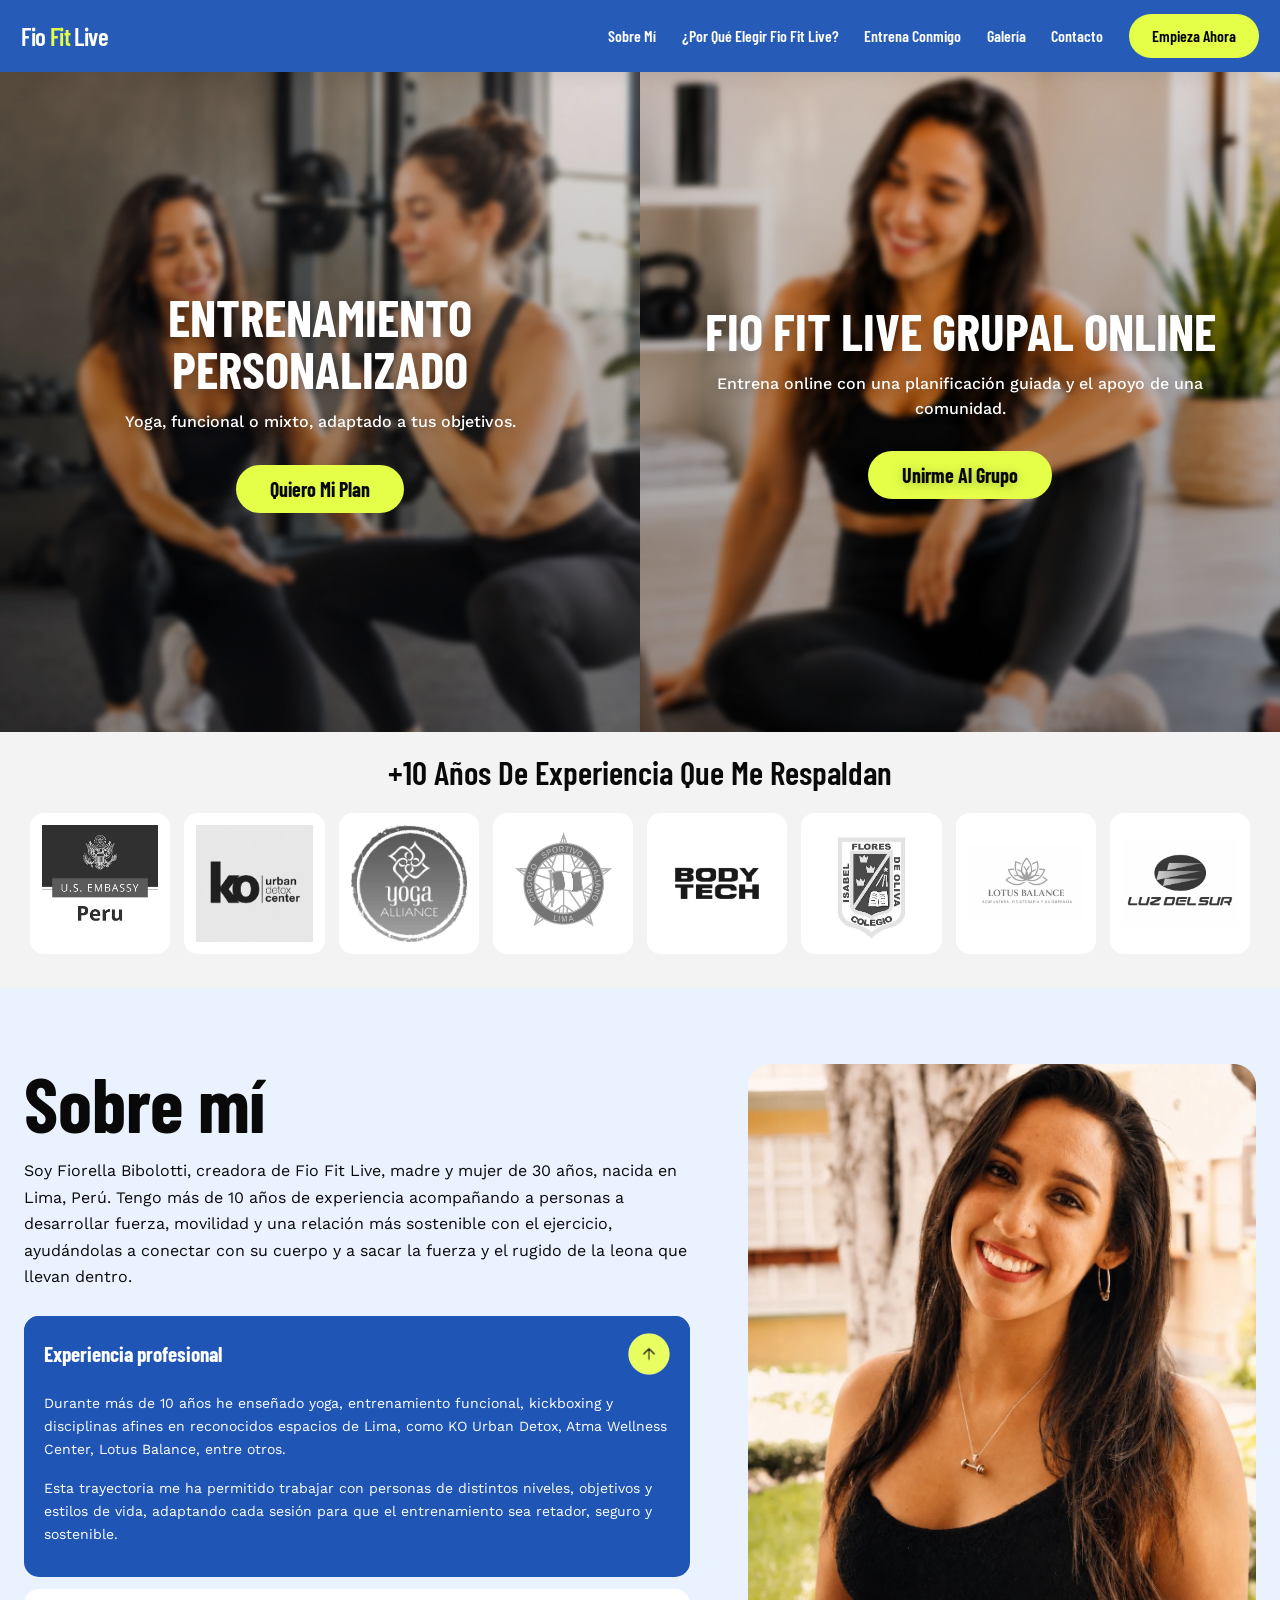
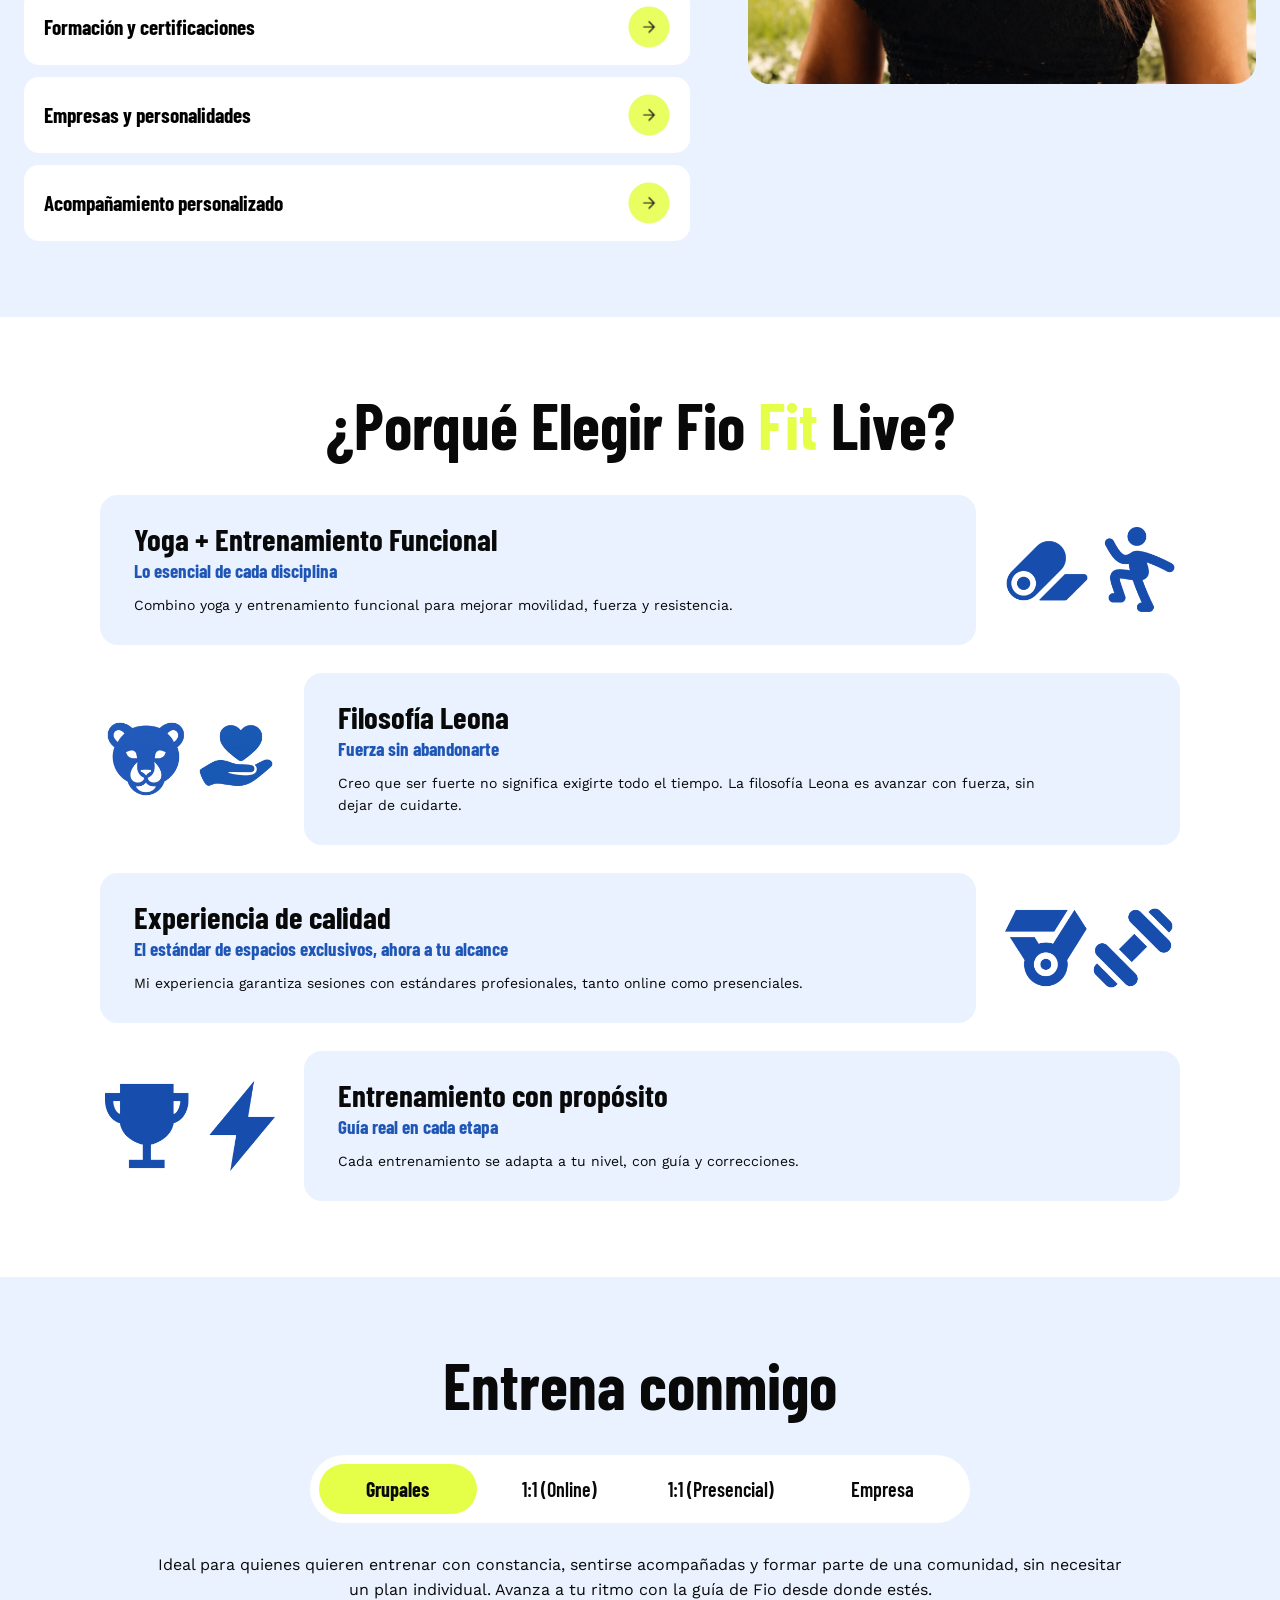
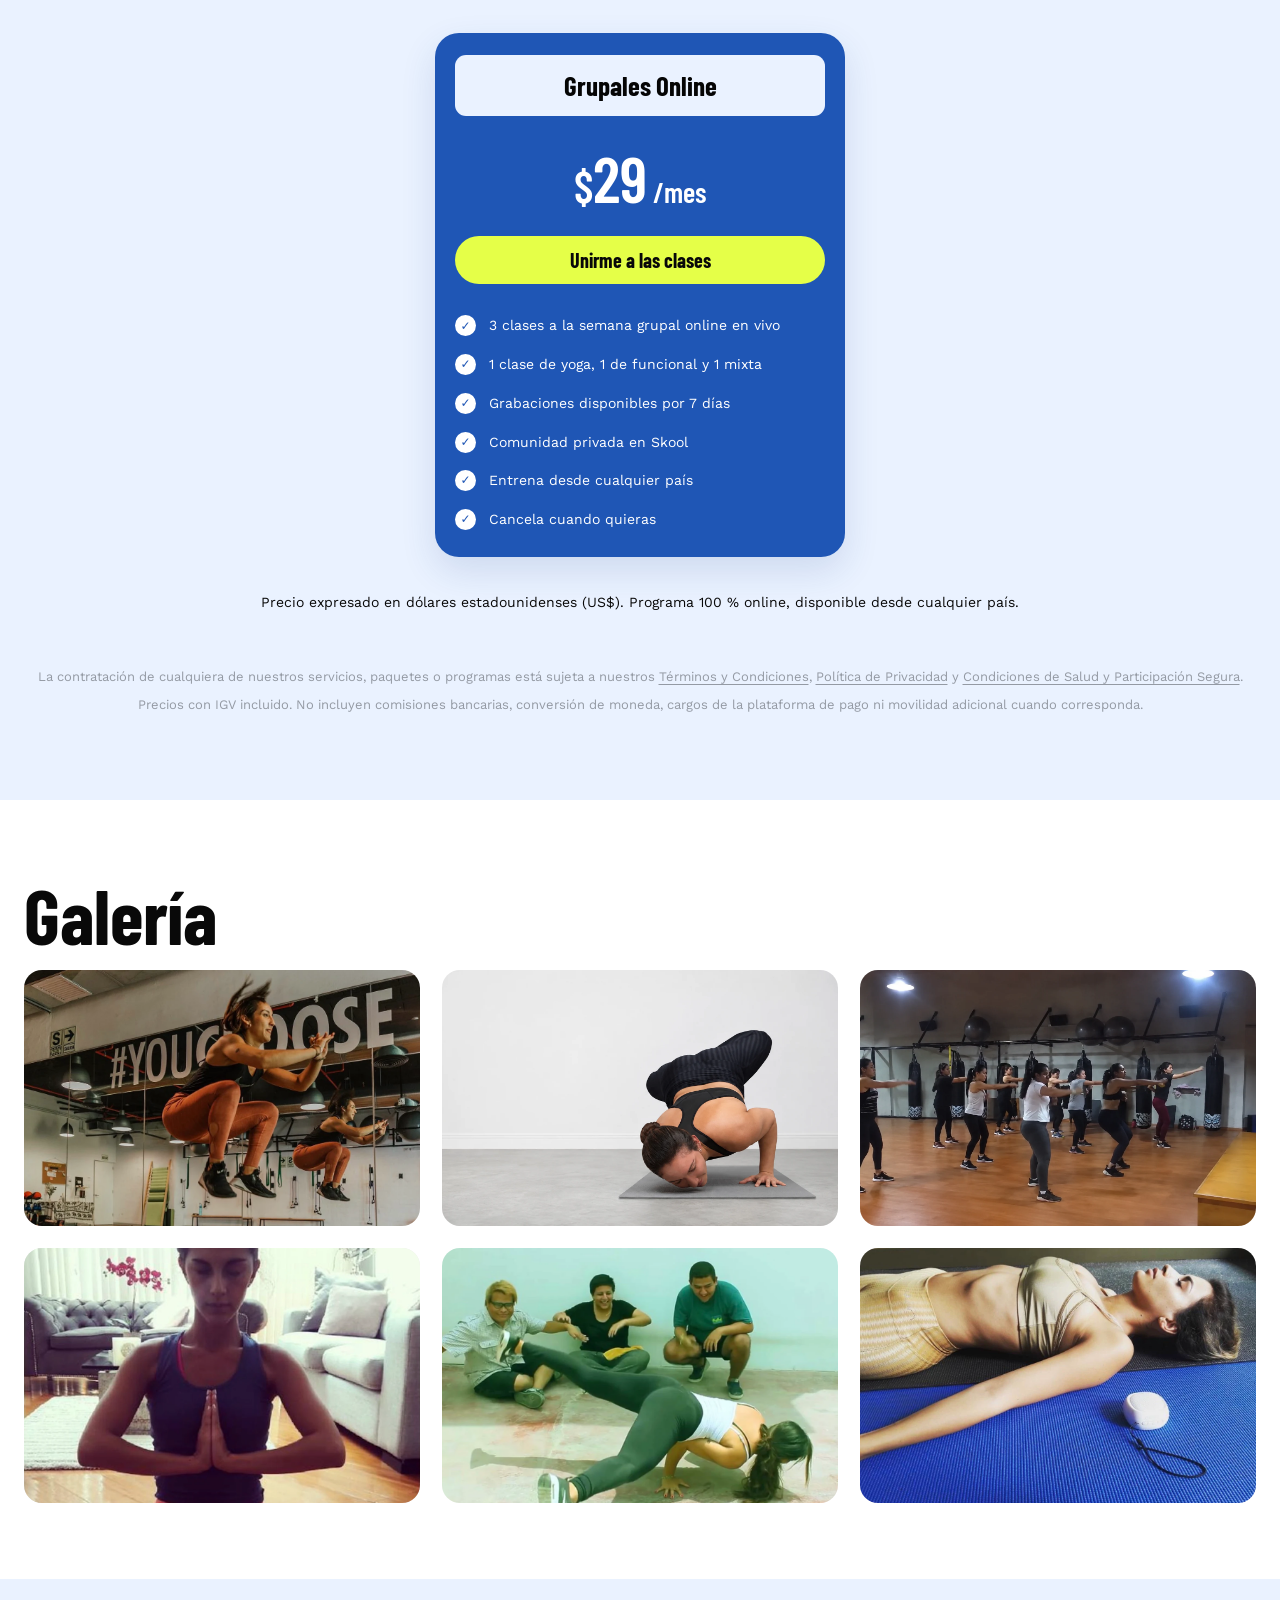
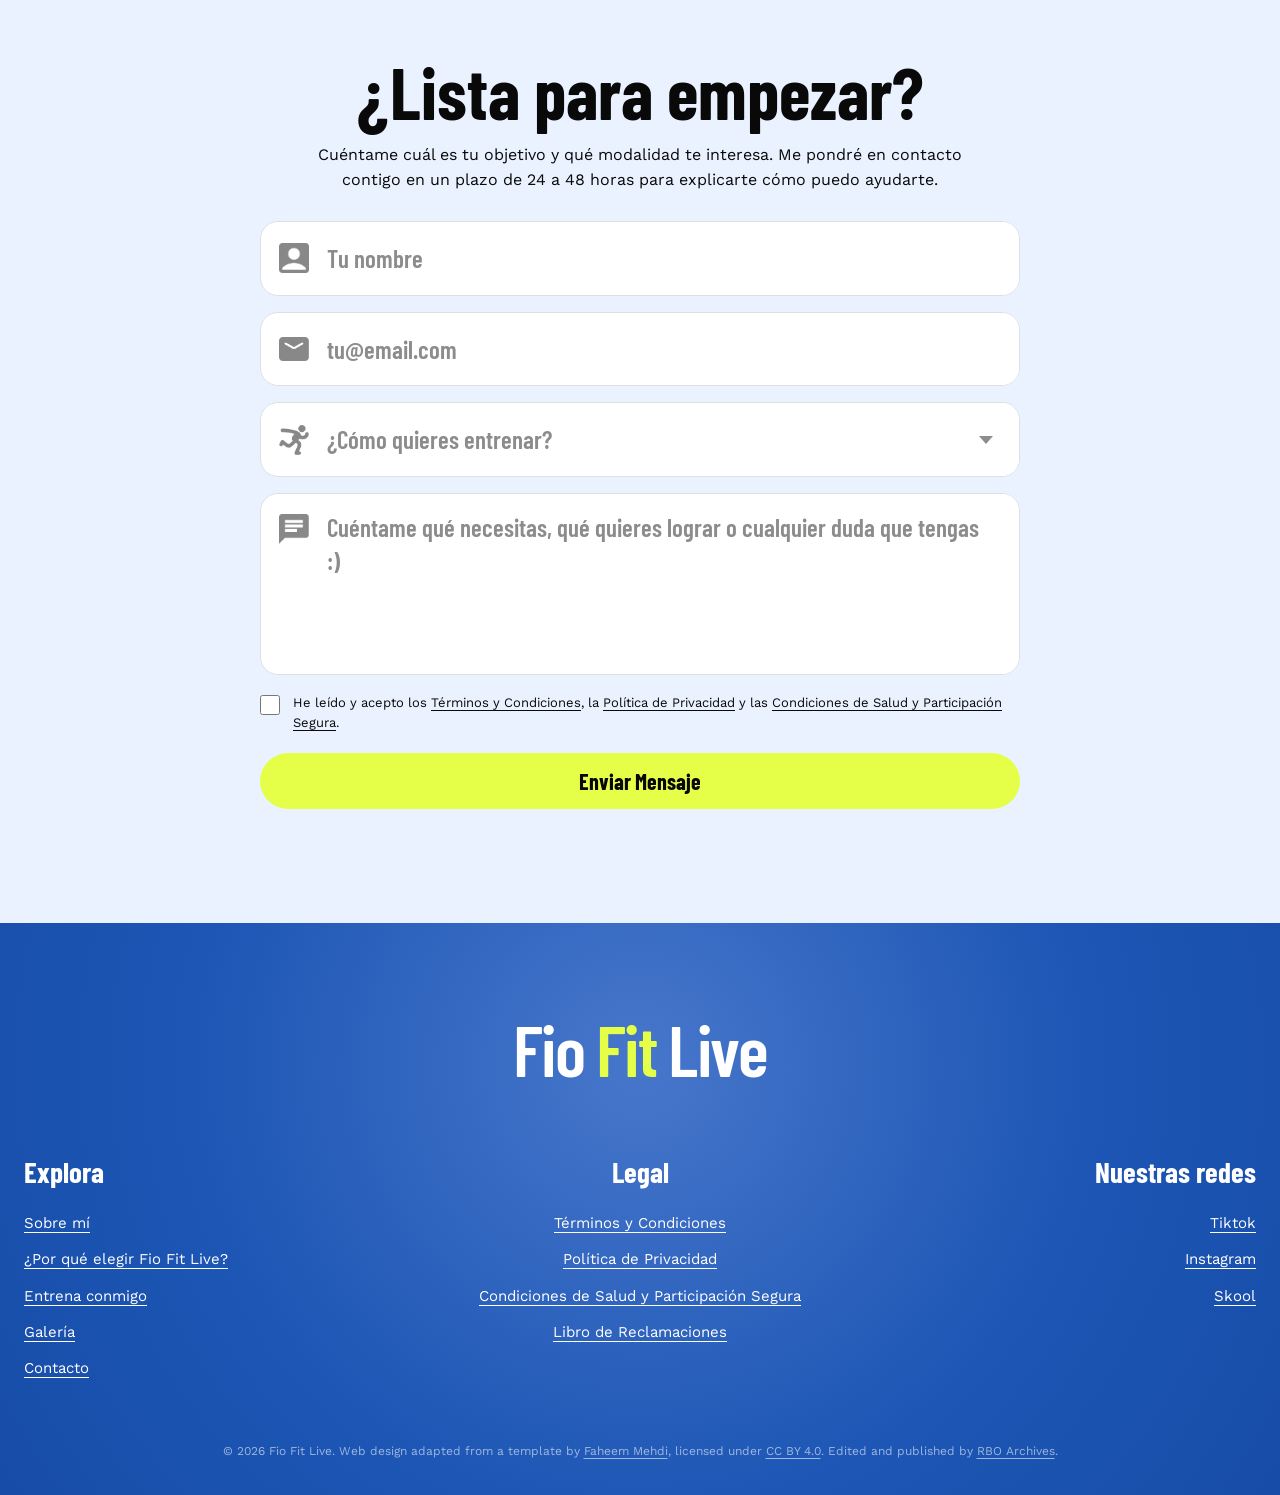
<file: index.html>
<!doctype html>
<html lang="es">
<head>
  <meta charset="utf-8">
  <meta name="viewport" content="width=device-width, initial-scale=1">
  <meta name="description" content="Fio Fit Live: yoga, entrenamiento funcional y entrenamiento personalizado online o presencial.">
  <title>Fio Fit Live</title>
  <link rel="icon" href="assets/favicon.ico" sizes="any">
  <link rel="icon" type="image/png" href="assets/favicon.png">
  <link rel="preconnect" href="https://fonts.googleapis.com">
  <link rel="preconnect" href="https://fonts.gstatic.com" crossorigin>
  <link href="https://fonts.googleapis.com/css2?family=Barlow+Condensed:wght@500;600;700;800&family=Work+Sans:wght@300;400;500;600;700;800&display=swap" rel="stylesheet">
  <link rel="stylesheet" href="styles.css">
</head>
<body>
  <a class="skip-link" href="#main">Saltar al contenido</a>

  <header class="site-header" data-header>
    <div class="nav-shell">
      <a class="brand" href="#inicio" aria-label="Fio Fit Live - Inicio"><span class="brand-word">Fio</span><span class="brand-word brand-fit">Fit</span><span class="brand-word">Live</span></a>
      <button class="nav-toggle" type="button" aria-label="Abrir menú" aria-expanded="false" aria-controls="primary-nav" data-nav-toggle>
        <span></span><span></span><span></span>
      </button>
      <nav class="primary-nav" id="primary-nav" aria-label="Navegación principal" data-nav>
        <a href="#sobre-mi">Sobre Mí</a>
        <a href="#por-que-elegir">¿Por Qué Elegir Fio Fit Live?</a>
        <a href="#entrena-conmigo">Entrena Conmigo</a>
        <a href="#galeria">Galería</a>
        <a href="#contacto">Contacto</a>
        <a class="nav-cta" href="#entrena-conmigo">Empieza Ahora</a>
      </nav>
    </div>
  </header>

  <main id="main">
    <section class="hero" id="inicio" aria-label="Entrenamientos Fio Fit Live">
      <div class="hero-grid">
        <article class="hero-panel hero-panel-personal" aria-label="Entrenamiento personalizado">
          <div class="hero-content">
            <h1>ENTRENAMIENTO PERSONALIZADO</h1>
            <p>Yoga, funcional o mixto, adaptado a tus objetivos.</p>
            <button class="pill-button" type="button" data-go-online>Quiero Mi Plan</button>
          </div>
        </article>
        <article class="hero-panel hero-panel-group" aria-label="Fio Fit Live grupal online">
          <div class="hero-content">
            <h2>FIO FIT LIVE GRUPAL ONLINE</h2>
            <p>Entrena online con una planificación guiada y el apoyo de una comunidad.</p>
            <a class="pill-button" href="https://www.skool.com/flowneuro-1684" target="_blank" rel="noopener">Unirme Al Grupo</a>
          </div>
        </article>
      </div>
    </section>

    <section class="experience-strip" aria-label="Experiencia profesional">
      <h2>+10 Años De Experiencia Que Me Respaldan</h2>
      <div class="logo-grid">
        <div class="logo-card"><img src="assets/images/logo-embassy.webp" alt="Embajada de Estados Unidos en Perú"></div>
        <div class="logo-card"><img src="assets/images/logo-ko.webp" alt="KO Urban Detox Center"></div>
        <div class="logo-card"><img src="assets/images/logo-yoga-alliance.webp" alt="Yoga Alliance"></div>
        <div class="logo-card"><img src="assets/images/logo-circolo.webp" alt="Circolo Sportivo Italiano"></div>
        <div class="logo-card"><img src="assets/images/logo-bodytech.webp" alt="Bodytech"></div>
        <div class="logo-card"><img src="assets/images/logo-isabel.webp" alt="Colegio Isabel Flores de Oliva"></div>
        <div class="logo-card"><img src="assets/images/logo-lotus.webp" alt="Lotus Balance"></div>
        <div class="logo-card"><img src="assets/images/logo-luz-del-sur.webp" alt="Luz del Sur"></div>
      </div>
    </section>

    <section class="about section" id="sobre-mi">
      <div class="section-inner about-grid">
        <div class="about-copy">
          <h2>Sobre mí</h2>
          <p class="about-intro">Soy Fiorella Bibolotti, creadora de Fio Fit Live, madre y mujer de 30 años, nacida en Lima, Perú. Tengo más de 10 años de experiencia acompañando a personas a desarrollar fuerza, movilidad y una relación más sostenible con el ejercicio, ayudándolas a conectar con su cuerpo y a sacar la fuerza y el rugido de la leona que llevan dentro.</p>

          <div class="accordion" data-accordion>
            <article class="accordion-item is-open">
              <button class="accordion-trigger" type="button" aria-expanded="true">
                <span>Experiencia profesional</span><span class="accordion-icon" aria-hidden="true"><img class="accordion-arrow accordion-arrow-closed" src="assets/pieces/accordion-closed.png" alt=""><img class="accordion-arrow accordion-arrow-open" src="assets/pieces/accordion-open.png" alt=""></span>
              </button>
              <div class="accordion-panel">
                <div>
                  <p>Durante más de 10 años he enseñado yoga, entrenamiento funcional, kickboxing y disciplinas afines en reconocidos espacios de Lima, como KO Urban Detox, Atma Wellness Center, Lotus Balance, entre otros.</p>
                  <p>Esta trayectoria me ha permitido trabajar con personas de distintos niveles, objetivos y estilos de vida, adaptando cada sesión para que el entrenamiento sea retador, seguro y sostenible.</p>
                </div>
              </div>
            </article>

            <article class="accordion-item">
              <button class="accordion-trigger" type="button" aria-expanded="false">
                <span>Formación y certificaciones</span><span class="accordion-icon" aria-hidden="true"><img class="accordion-arrow accordion-arrow-closed" src="assets/pieces/accordion-closed.png" alt=""><img class="accordion-arrow accordion-arrow-open" src="assets/pieces/accordion-open.png" alt=""></span>
              </button>
              <div class="accordion-panel">
                <div>
                  <p>Cuento con las certificaciones E-RYT 200 y E-RYT 500 de Yoga Alliance (Experienced Registered Yoga Teacher)</p>
                  <p>Realicé mi formación en Lima Yoga y también llevé un profesorado de yoga con el reconocido maestro Fred Busch. Además, completé la formación para desempeñarme como coach en KO Urban Detox y he realizado cursos complementarios vinculados al entrenamiento funcional, el movimiento y la enseñanza.</p>
                  <p>Esta preparación me permite integrar yoga, movilidad, fuerza, control corporal y resistencia dentro de una propuesta completa y adaptable.</p>
                </div>
              </div>
            </article>

            <article class="accordion-item">
              <button class="accordion-trigger" type="button" aria-expanded="false">
                <span>Empresas y personalidades</span><span class="accordion-icon" aria-hidden="true"><img class="accordion-arrow accordion-arrow-closed" src="assets/pieces/accordion-closed.png" alt=""><img class="accordion-arrow accordion-arrow-open" src="assets/pieces/accordion-open.png" alt=""></span>
              </button>
              <div class="accordion-panel">
                <div>
                  <p>He dictado sesiones para instituciones y organizaciones como la Embajada de Estados Unidos en Lima, Luz del Sur y distintos colegios exclusivos de Lima, además de trabajar con equipos corporativos.</p>
                  <p>También he brindado clases personalizadas a personas de alto perfil y celebridades de Lima, adaptando cada experiencia a sus objetivos, horarios y necesidades específicas.</p>
                </div>
              </div>
            </article>

            <article class="accordion-item">
              <button class="accordion-trigger" type="button" aria-expanded="false">
                <span>Acompañamiento personalizado</span><span class="accordion-icon" aria-hidden="true"><img class="accordion-arrow accordion-arrow-closed" src="assets/pieces/accordion-closed.png" alt=""><img class="accordion-arrow accordion-arrow-open" src="assets/pieces/accordion-open.png" alt=""></span>
              </button>
              <div class="accordion-panel">
                <div>
                  <p>He acompañado de manera individual a miles de alumnos, diseñando sesiones según su nivel, disponibilidad y metas.</p>
                  <p>Mi enfoque busca que cada persona se sienta escuchada, avance con seguridad y encuentre una forma de entrenar que realmente pueda integrar en su vida.</p>
                </div>
              </div>
            </article>
          </div>
        </div>
        <div class="about-photo-wrap">
          <img class="about-photo" src="assets/images/about.webp" alt="Fiorella Bibolotti, creadora de Fio Fit Live">
        </div>
      </div>
    </section>

    <section class="why section" id="por-que-elegir">
      <div class="section-inner">
        <h2 class="center-title">¿Porqué Elegir Fio <span>Fit</span> Live?</h2>
        <div class="why-stack">
          <article class="why-row why-row-left">
            <div class="why-card">
              <h3>Yoga + Entrenamiento Funcional</h3>
              <strong>Lo esencial de cada disciplina</strong>
              <p>Combino yoga y entrenamiento funcional para mejorar movilidad, fuerza y resistencia.</p>
            </div>
            <div class="why-icon" aria-hidden="true">
              <img src="assets/pieces/why-yoga-runner.png" alt="">
            </div>
          </article>
          <article class="why-row why-row-right">
            <div class="why-icon" aria-hidden="true">
              <img src="assets/pieces/why-lion-care.png" alt="">
            </div>
            <div class="why-card">
              <h3>Filosofía Leona</h3>
              <strong>Fuerza sin abandonarte</strong>
              <p>Creo que ser fuerte no significa exigirte todo el tiempo. La filosofía Leona es avanzar con fuerza, sin dejar de cuidarte.</p>
            </div>
          </article>
          <article class="why-row why-row-left">
            <div class="why-card">
              <h3>Experiencia de calidad</h3>
              <strong>El estándar de espacios exclusivos, ahora a tu alcance</strong>
              <p>Mi experiencia garantiza sesiones con estándares profesionales, tanto online como presenciales.</p>
            </div>
            <div class="why-icon" aria-hidden="true">
              <img src="assets/pieces/why-medal-dumbbell.png" alt="">
            </div>
          </article>
          <article class="why-row why-row-right">
            <div class="why-icon" aria-hidden="true">
              <img src="assets/pieces/why-trophy-energy.png" alt="">
            </div>
            <div class="why-card">
              <h3>Entrenamiento con propósito</h3>
              <strong>Guía real en cada etapa</strong>
              <p>Cada entrenamiento se adapta a tu nivel, con guía y correcciones.</p>
            </div>
          </article>
        </div>
      </div>
    </section>

    <section class="training section" id="entrena-conmigo">
      <div class="section-inner training-inner">
        <h2 class="center-title">Entrena conmigo</h2>
        <div class="training-tabs" role="tablist" aria-label="Modalidades de entrenamiento">
          <button class="training-tab is-active" type="button" role="tab" aria-selected="true" data-tab="grupales">Grupales</button>
          <button class="training-tab" type="button" role="tab" aria-selected="false" data-tab="online">1:1 (Online)</button>
          <button class="training-tab" type="button" role="tab" aria-selected="false" data-tab="presencial">1:1 (Presencial)</button>
          <button class="training-tab" type="button" role="tab" aria-selected="false" data-tab="empresa">Empresa</button>
        </div>

        <div class="training-panels" data-training-panels>
          <section class="training-panel is-active" data-panel="grupales">
            <p class="training-lead">Ideal para quienes quieren entrenar con constancia, sentirse acompañadas y formar parte de una comunidad, sin necesitar un plan individual. Avanza a tu ritmo con la guía de Fio desde donde estés.</p>
            <div class="price-grid price-grid-single">
              <article class="price-card price-card-blue group-price-card">
                <div class="price-card-label">Grupales Online</div>
                <div class="price"><span>$</span>29<span class="price-suffix">/mes</span></div>
                <a class="pill-button full" href="https://www.skool.com/flowneuro-1684" target="_blank" rel="noopener">Unirme a las clases</a>
                <ul class="check-list light">
                  <li>3 clases a la semana grupal online en vivo</li>
                  <li>1 clase de yoga, 1 de funcional y 1 mixta</li>
                  <li>Grabaciones disponibles por 7 días</li>
                  <li>Comunidad privada en Skool</li>
                  <li>Entrena desde cualquier país</li>
                  <li>Cancela cuando quieras</li>
                </ul>
              </article>
            </div>
            <p class="training-note">Precio expresado en dólares estadounidenses (US$). Programa 100 % online, disponible desde cualquier país.</p>
          </section>

          <section class="training-panel" data-panel="online" hidden>
            <div class="training-description">
              <strong>Todos los personalizados online incluyen:</strong>
              <p>Evaluación inicial, plan adaptado a tus objetivos, sesiones de yoga, entrenamiento funcional o mixto, sesiones individuales con Fio y una duración de 45 a 60 minutos.</p>
            </div>
            <div class="price-grid">
              <article class="price-card price-card-blue">
                <div class="price-card-label">1 sesión</div><div class="price"><span>$</span>25</div>
                <button class="pill-button full open-contact" type="button" data-service="1:1 Online" data-sessions="1 sesión">Ver Disponibilidad</button>
                <ul class="check-list light"><li>1 sesión personalizada</li><li>Ideal para conocer el servicio</li><li>$ 25 por sesión</li></ul>
              </article>
              <article class="price-card price-card-blue">
                <div class="price-card-label">4 sesiones</div><div class="price"><span>$</span>92</div>
                <button class="pill-button full open-contact" type="button" data-service="1:1 Online" data-sessions="4 sesiones">Ver Disponibilidad</button>
                <ul class="check-list light"><li>4 sesiones personalizadas</li><li>$23 por sesión</li><li>Ahorras 8%</li></ul>
              </article>
              <article class="price-card price-card-blue">
                <div class="price-card-label">8 sesiones</div><div class="price"><span>$</span>168</div>
                <button class="pill-button full open-contact" type="button" data-service="1:1 Online" data-sessions="8 sesiones">Ver Disponibilidad</button>
                <ul class="check-list light"><li>8 sesiones personalizadas</li><li>$21 por sesión</li><li>Ahorras 16%</li></ul>
              </article>
              <article class="price-card price-card-blue">
                <div class="price-card-label">12 sesiones</div><div class="price"><span>$</span>228</div>
                <button class="pill-button full open-contact" type="button" data-service="1:1 Online" data-sessions="12 sesiones">Ver Disponibilidad</button>
                <ul class="check-list light"><li>12 sesiones personalizadas</li><li>$19 por sesión</li><li>Ahorras 24%</li></ul>
              </article>
            </div>
            <p class="training-note">Precios expresados en dólares estadounidenses (US$). Disponible para personas de cualquier país.</p>
          </section>

          <section class="training-panel" data-panel="presencial" hidden>
            <div class="training-description">
              <strong>Todos los personalizados presenciales incluyen:</strong>
              <p>Evaluación inicial, Plan adaptado a tus objetivos, Sesiones de yoga, entrenamiento funcional o mixto, Sesiones individuales con Fio, Entrenamiento en tu domicilio, Duración de 45 a 60 minutos.</p>
            </div>
            <div class="price-grid">
              <article class="price-card">
                <div class="price-card-label">1 sesión</div><div class="price price-blue">Desde S/ 99</div>
                <button class="pill-button full open-contact" type="button" data-service="1:1 Presencial" data-sessions="1 sesión">Ver Disponibilidad</button>
                <ul class="check-list"><li>1 sesión personalizada</li><li>Ideal para conocer el servicio</li><li>Sin compromiso de paquete</li></ul>
              </article>
              <article class="price-card">
                <div class="price-card-label">4 sesiones</div><div class="price price-blue">Desde S/ 340</div>
                <button class="pill-button full open-contact" type="button" data-service="1:1 Presencial" data-sessions="4 sesiones">Ver Disponibilidad</button>
                <ul class="check-list"><li>4 sesiones personalizadas</li><li>Equivale a S/85 por sesión</li><li>Ahorras 14%</li></ul>
              </article>
              <article class="price-card">
                <div class="price-card-label">8 sesiones</div><div class="price price-blue">Desde S/ 560</div>
                <button class="pill-button full open-contact" type="button" data-service="1:1 Presencial" data-sessions="8 sesiones">Ver Disponibilidad</button>
                <ul class="check-list"><li>8 sesiones personalizadas</li><li>Equivale a S/70 por sesión</li><li>Ahorras 29%</li></ul>
              </article>
              <article class="price-card">
                <div class="price-card-label">12 sesiones</div><div class="price price-blue">Desde S/ 810</div>
                <button class="pill-button full open-contact" type="button" data-service="1:1 Presencial" data-sessions="12 sesiones">Ver Disponibilidad</button>
                <ul class="check-list"><li>12 sesiones personalizadas</li><li>Equivale a S/67.50 por sesión</li><li>Ahorras 32%</li></ul>
              </article>
            </div>
            <p class="training-note">Precios expresados en soles peruanos (S/). Válido solo para Lima Metropolitana y sujeto a cobertura.</p>
          </section>

          <section class="training-panel" data-panel="empresa" hidden>
            <div class="training-description">
              <strong>Cotización personalizada.</strong>
              <p>Disponible de forma presencial en Lima, otras ciudades del Perú y países de habla hispana. Los gastos de viaje y logística se cotizan por separado cuando corresponda.</p>
            </div>
            <div class="price-grid price-grid-single business-grid">
              <article class="price-card business-card">
                <div class="price-card-label">Empresas</div>
                <div class="business-price">Cotización personalizada</div>
                <button class="pill-button full open-contact" type="button" data-service="Empresarial">Solicitar Propuesta</button>
                <ul class="check-list"><li>Sesiones presenciales</li><li>Yoga, Entrenamiento Funcional o Mixto</li><li>Adaptación al equipo</li><li>Programas por evento o por ciclo</li></ul>
              </article>
            </div>
          </section>
        </div>

        <div class="legal-notes">
          <p>La contratación de cualquiera de nuestros servicios, paquetes o programas está sujeta a nuestros <a href="terminos-y-condiciones.html" target="_blank" rel="noopener">Términos y Condiciones</a>, <a href="politica-de-privacidad.html" target="_blank" rel="noopener">Política de Privacidad</a> y <a href="condiciones-de-salud.html" target="_blank" rel="noopener">Condiciones de Salud y Participación Segura</a>.</p>
          <p>Precios con IGV incluido. No incluyen comisiones bancarias, conversión de moneda, cargos de la plataforma de pago ni movilidad adicional cuando corresponda.</p>
        </div>
      </div>
    </section>

    <section class="gallery section" id="galeria">
      <div class="section-inner">
        <h2>Galería</h2>
        <div class="gallery-grid">
          <figure><img src="assets/images/gallery-1.webp" alt="Entrenamiento funcional en gimnasio"></figure>
          <figure><img src="assets/images/gallery-2.webp" alt="Práctica de yoga"></figure>
          <figure><img src="assets/images/gallery-3.webp" alt="Clase grupal de entrenamiento"></figure>
          <figure class="gallery-portrait"><img src="assets/images/gallery-4.webp" alt="Práctica de yoga en casa"></figure>
          <figure><img src="assets/images/gallery-5.webp" alt="Entrenamiento funcional en grupo"></figure>
          <figure><img src="assets/images/gallery-6.webp" alt="Relajación después de yoga"></figure>
        </div>
      </div>
    </section>

    <section class="contact section" id="contacto">
      <div class="contact-inner">
        <h2>¿Lista para empezar?</h2>
        <p>Cuéntame cuál es tu objetivo y qué modalidad te interesa. Me pondré en contacto contigo en un plazo de 24 a 48 horas para explicarte cómo puedo ayudarte.</p>
        <form class="contact-form" action="https://formspree.io/f/xrpzzbor" method="POST" data-contact-form data-origin="Sección ¿Lista para empezar?">
          <div class="form-field">
            <span class="field-icon" aria-hidden="true"><img src="assets/pieces/form-person.png" alt=""></span>
            <input type="text" name="nombre" placeholder="Tu nombre" aria-label="Tu nombre" autocomplete="name" required>
          </div>
          <div class="form-field">
            <span class="field-icon" aria-hidden="true"><img src="assets/pieces/form-mail.png" alt=""></span>
            <input type="email" name="email" placeholder="tu@email.com" aria-label="Correo electrónico" autocomplete="email" required>
          </div>
          <div class="form-field select-field">
            <span class="field-icon" aria-hidden="true"><img src="assets/pieces/form-runner.png" alt=""></span>
            <select name="modalidad" aria-label="¿Cómo quieres entrenar?" required data-service-select>
              <option value="" selected disabled>¿Cómo quieres entrenar?</option>
              <option value="Grupales">Grupales</option>
              <option value="1:1 Online">1:1 Online</option>
              <option value="1:1 Presencial">1:1 Presencial</option>
              <option value="Empresarial">Empresarial</option>
              <option value="Todavía no lo decido">Todavía no lo decido</option>
            </select>
          </div>
          <div class="form-field select-field session-field" hidden data-session-field>
            <span class="field-icon" aria-hidden="true"><img src="assets/icons/diamond.svg" alt=""></span>
            <select name="sesiones" aria-label="¿Cuántas sesiones?" data-session-select>
              <option value="" selected disabled>¿Cuántas sesiones?</option>
              <option value="1 sesión">1 sesión</option>
              <option value="4 sesiones">4 sesiones</option>
              <option value="8 sesiones">8 sesiones</option>
              <option value="12 sesiones">12 sesiones</option>
              <option value="Todavía no lo sé">Todavía no lo sé</option>
            </select>
          </div>
          <div class="form-field textarea-field">
            <span class="field-icon" aria-hidden="true"><img src="assets/pieces/form-message.png" alt=""></span>
            <textarea name="mensaje" placeholder="Cuéntame qué necesitas, qué quieres lograr o cualquier duda que tengas :)" aria-label="Cuéntame qué necesitas" required></textarea>
          </div>
          <label class="legal-check">
            <input type="checkbox" name="aceptacion_legal" value="Sí, acepto" required autocomplete="off" data-legal-checkbox>
            <span>He leído y acepto los <a href="terminos-y-condiciones.html" target="_blank" rel="noopener">Términos y Condiciones</a>, la <a href="politica-de-privacidad.html" target="_blank" rel="noopener">Política de Privacidad</a> y las <a href="condiciones-de-salud.html" target="_blank" rel="noopener">Condiciones de Salud y Participación Segura</a>.</span>
          </label>
          <p class="consent-error" data-consent-error hidden>Debes aceptar los documentos legales antes de enviar el formulario.</p>
          <input type="hidden" name="documentos_aceptados" value="Términos y Condiciones, Política de Privacidad y Condiciones de Salud y Participación Segura">
          <input type="hidden" name="origen" value="Sección ¿Lista para empezar?">
          <button class="pill-button full submit-button" type="submit">Enviar Mensaje</button>
          <p class="form-status" role="status" aria-live="polite" data-form-status></p>
        </form>
      </div>
    </section>
  </main>

  <footer class="site-footer">
    <div class="footer-inner">
      <a class="footer-brand" href="#inicio"><span class="brand-word">Fio</span><span class="brand-word brand-fit">Fit</span><span class="brand-word">Live</span></a>
      <div class="footer-grid">
        <div><h2>Explora</h2><a href="#sobre-mi">Sobre mí</a><a href="#por-que-elegir">¿Por qué elegir Fio Fit Live?</a><a href="#entrena-conmigo">Entrena conmigo</a><a href="#galeria">Galería</a><a href="#contacto">Contacto</a></div>
        <div><h2>Legal</h2><a href="terminos-y-condiciones.html" target="_blank" rel="noopener">Términos y Condiciones</a><a href="politica-de-privacidad.html" target="_blank" rel="noopener">Política de Privacidad</a><a href="condiciones-de-salud.html" target="_blank" rel="noopener">Condiciones de Salud y Participación Segura</a><a href="https://forms.gle/sB8sHeoXAsSLvCHh9" target="_blank" rel="noopener">Libro de Reclamaciones</a></div>
        <div><h2>Nuestras redes</h2><a href="https://www.tiktok.com/@fiofitlive" target="_blank" rel="noopener">Tiktok</a><a href="https://www.instagram.com/fiofitlive/" target="_blank" rel="noopener">Instagram</a><a href="https://www.skool.com/flowneuro-1684" target="_blank" rel="noopener">Skool</a></div>
      </div>
      <p class="footer-credit">© 2026 Fio Fit Live. Web design adapted from a template by <a href="https://www.figma.com/@faheemmehdi?fuid=1426662797990521942" target="_blank" rel="noopener">Faheem Mehdi</a>, licensed under <a href="https://creativecommons.org/licenses/by/4.0/" target="_blank" rel="noopener">CC BY 4.0</a>. Edited and published by <a href="https://rboarchives.com/" target="_blank" rel="noopener">RBO Archives</a>.</p>
    </div>
  </footer>

  <div class="modal" aria-hidden="true" data-contact-modal>
    <div class="modal-backdrop" data-modal-close></div>
    <div class="modal-dialog" role="dialog" aria-modal="true" aria-labelledby="modal-title">
      <button class="modal-close" type="button" aria-label="Cerrar formulario" data-modal-close>×</button>
      <h2 id="modal-title">¿Lista para empezar?</h2>
      <p>Cuéntame cuál es tu objetivo y qué modalidad te interesa. Me pondré en contacto contigo en un plazo de 24 a 48 horas para explicarte cómo puedo ayudarte.</p>
      <form class="contact-form modal-form" action="https://formspree.io/f/xrpzzbor" method="POST" data-contact-form data-origin="Formulario emergente">
        <div class="form-field"><span class="field-icon" aria-hidden="true"><img src="assets/pieces/form-person.png" alt=""></span><input type="text" name="nombre" placeholder="Tu nombre" aria-label="Tu nombre" autocomplete="name" required></div>
        <div class="form-field"><span class="field-icon" aria-hidden="true"><img src="assets/pieces/form-mail.png" alt=""></span><input type="email" name="email" placeholder="tu@email.com" aria-label="Correo electrónico" autocomplete="email" required></div>
        <div class="form-field select-field"><span class="field-icon" aria-hidden="true"><img src="assets/pieces/form-runner.png" alt=""></span><select name="modalidad" aria-label="¿Cómo quieres entrenar?" required data-service-select><option value="" selected disabled>¿Cómo quieres entrenar?</option><option value="Grupales">Grupales</option><option value="1:1 Online">1:1 Online</option><option value="1:1 Presencial">1:1 Presencial</option><option value="Empresarial">Empresarial</option><option value="Todavía no lo decido">Todavía no lo decido</option></select></div>
        <div class="form-field select-field session-field" hidden data-session-field><span class="field-icon" aria-hidden="true"><img src="assets/icons/diamond.svg" alt=""></span><select name="sesiones" aria-label="¿Cuántas sesiones?" data-session-select><option value="" selected disabled>¿Cuántas sesiones?</option><option value="1 sesión">1 sesión</option><option value="4 sesiones">4 sesiones</option><option value="8 sesiones">8 sesiones</option><option value="12 sesiones">12 sesiones</option><option value="Todavía no lo sé">Todavía no lo sé</option></select></div>
        <div class="form-field textarea-field"><span class="field-icon" aria-hidden="true"><img src="assets/pieces/form-message.png" alt=""></span><textarea name="mensaje" placeholder="Cuéntame qué necesitas, qué quieres lograr o cualquier duda que tengas :)" aria-label="Cuéntame qué necesitas" required></textarea></div>
        <label class="legal-check"><input type="checkbox" name="aceptacion_legal" value="Sí, acepto" required autocomplete="off" data-legal-checkbox><span>He leído y acepto los <a href="terminos-y-condiciones.html" target="_blank" rel="noopener">Términos y Condiciones</a>, la <a href="politica-de-privacidad.html" target="_blank" rel="noopener">Política de Privacidad</a> y las <a href="condiciones-de-salud.html" target="_blank" rel="noopener">Condiciones de Salud y Participación Segura</a>.</span></label>
        <p class="consent-error" data-consent-error hidden>Debes aceptar los documentos legales antes de enviar el formulario.</p>
        <input type="hidden" name="documentos_aceptados" value="Términos y Condiciones, Política de Privacidad y Condiciones de Salud y Participación Segura">
        <input type="hidden" name="origen" value="Formulario emergente">
        <button class="pill-button full submit-button" type="submit">Enviar Mensaje</button>
        <p class="form-status" role="status" aria-live="polite" data-form-status></p>
      </form>
    </div>
  </div>

  <script src="script.js"></script>
</body>
</html>
</file>
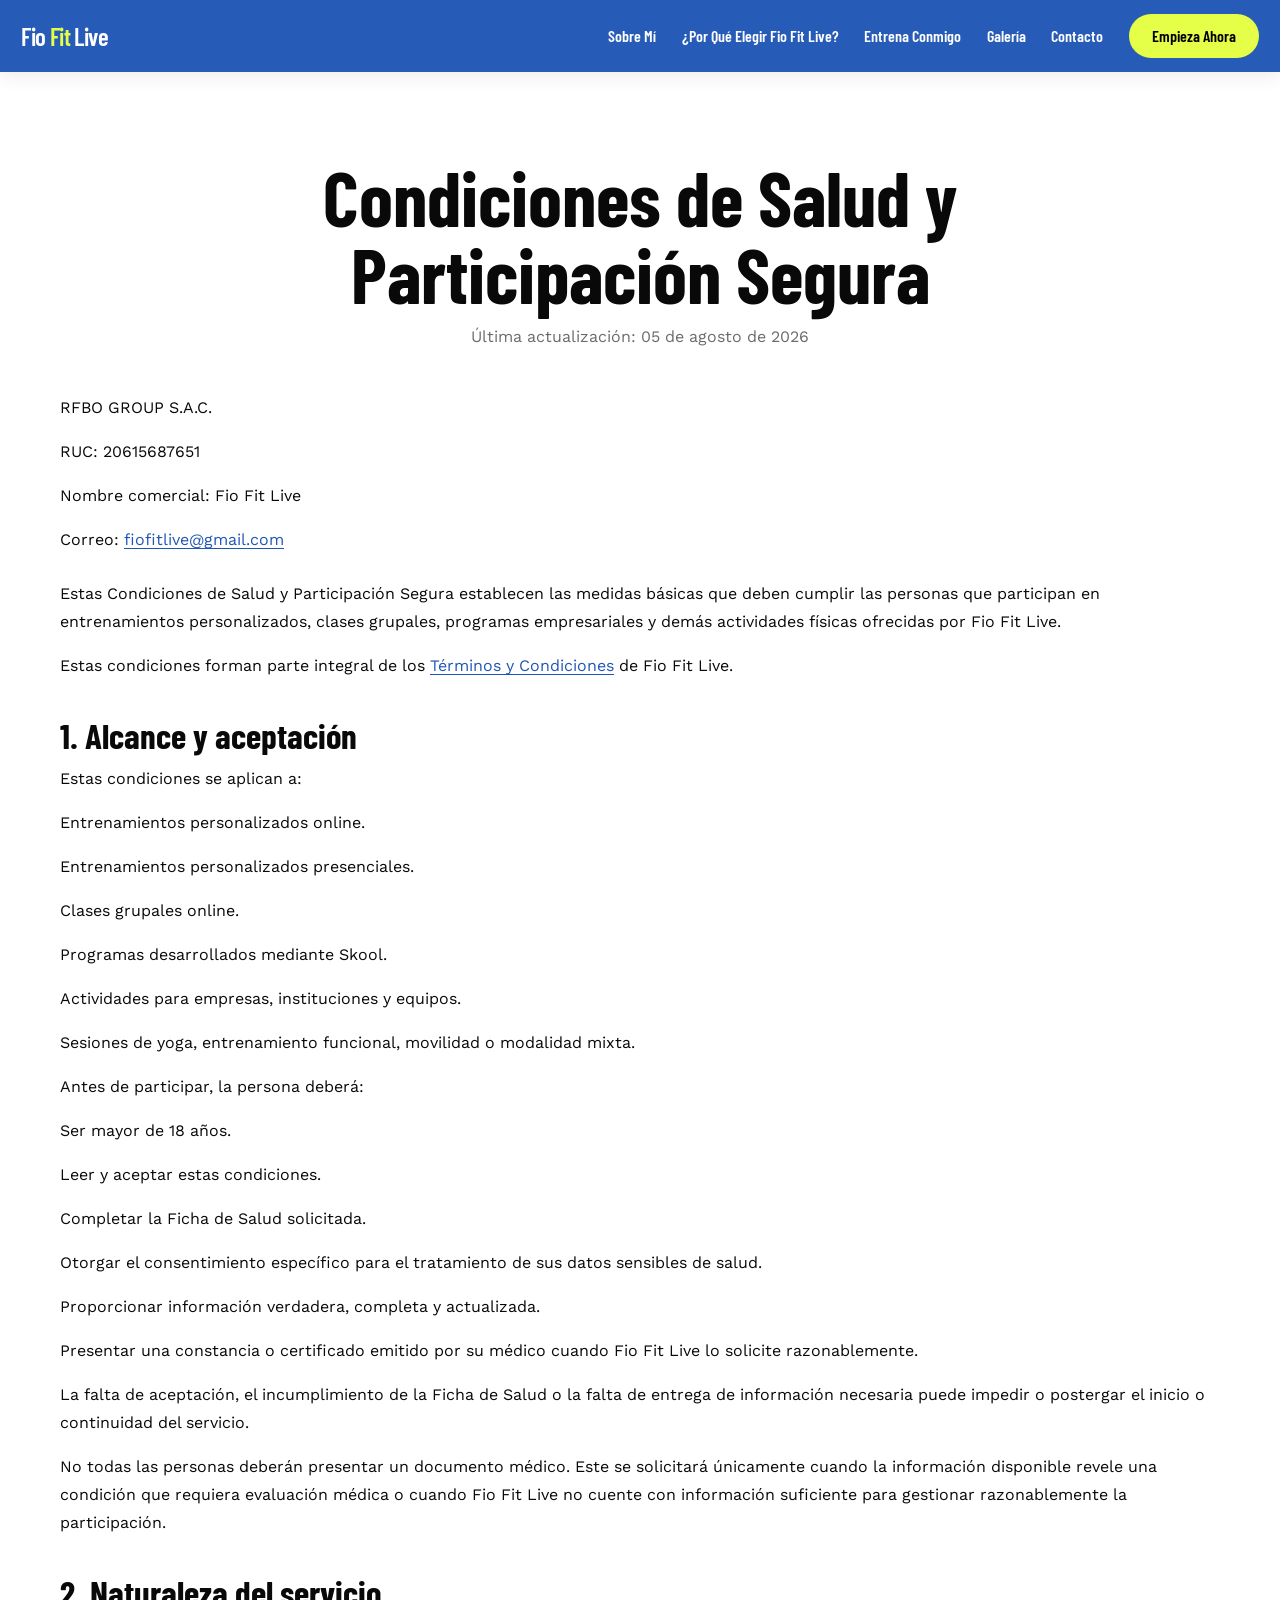
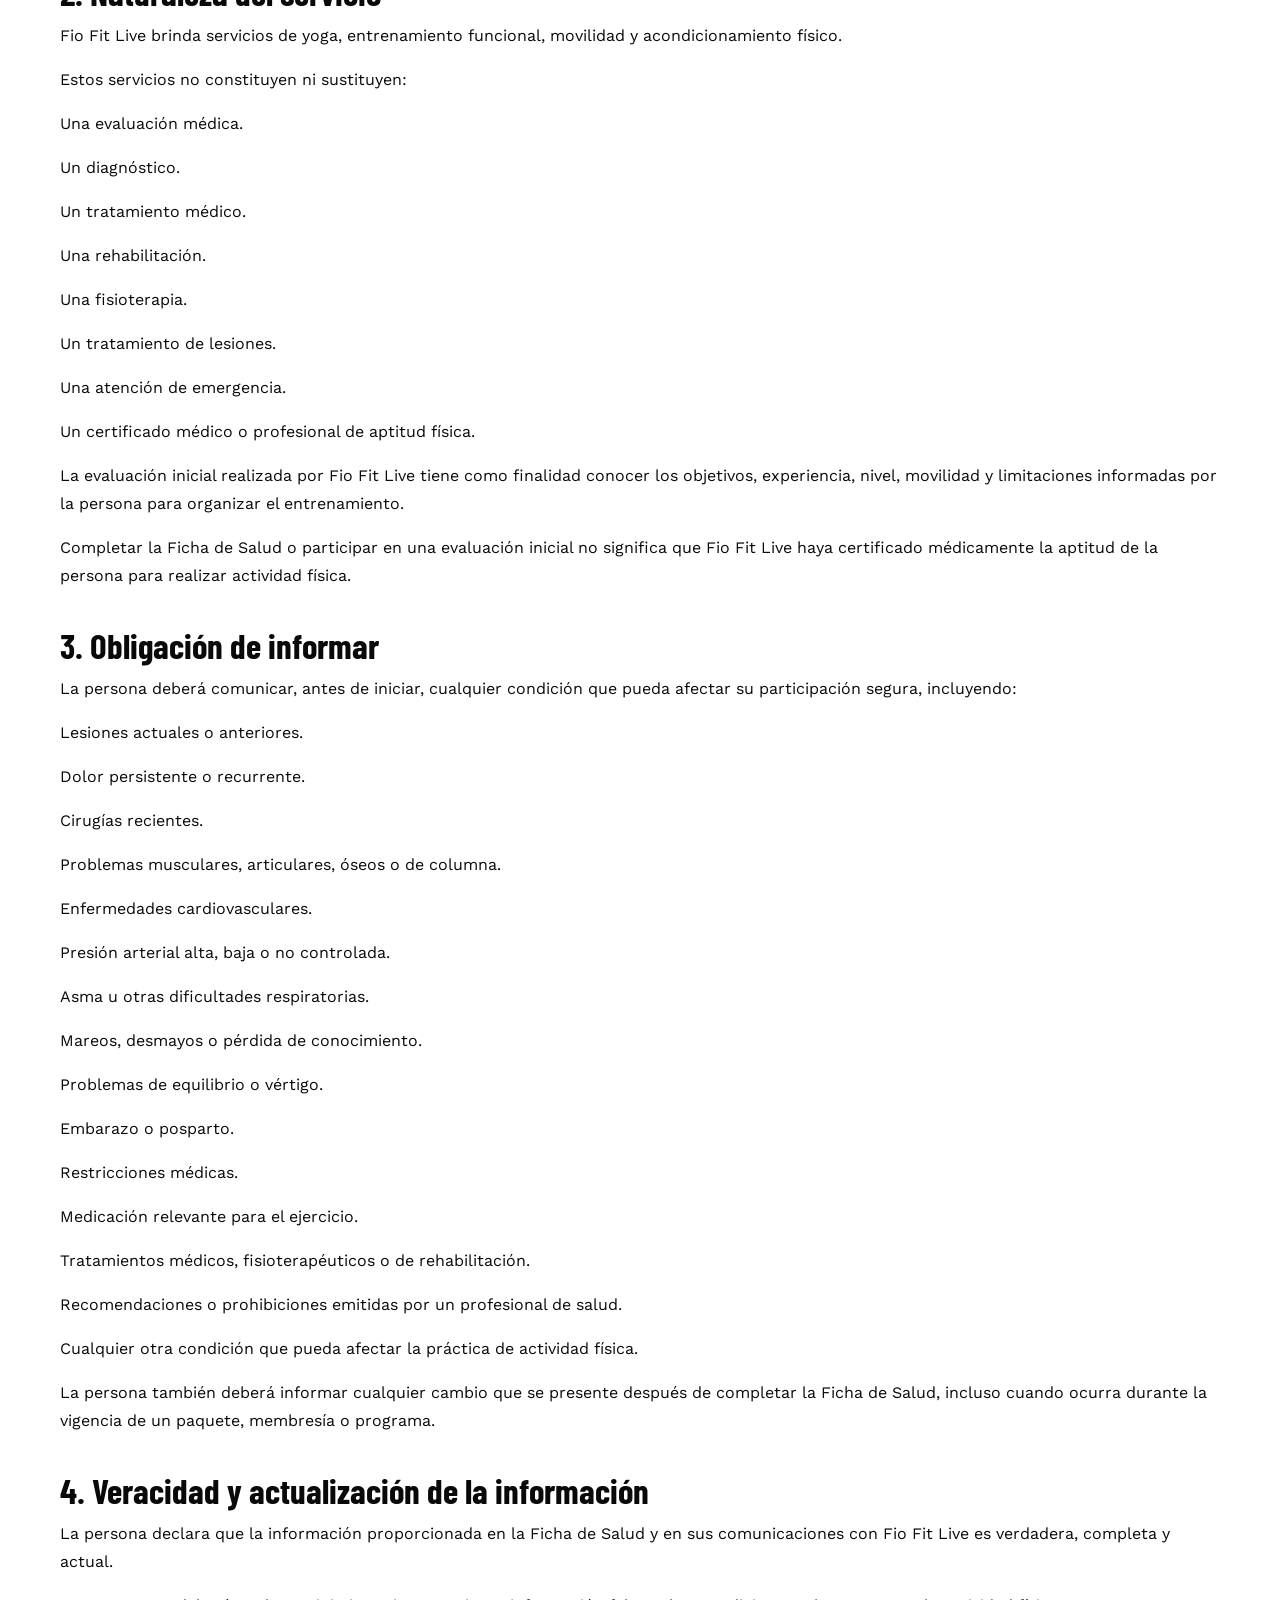
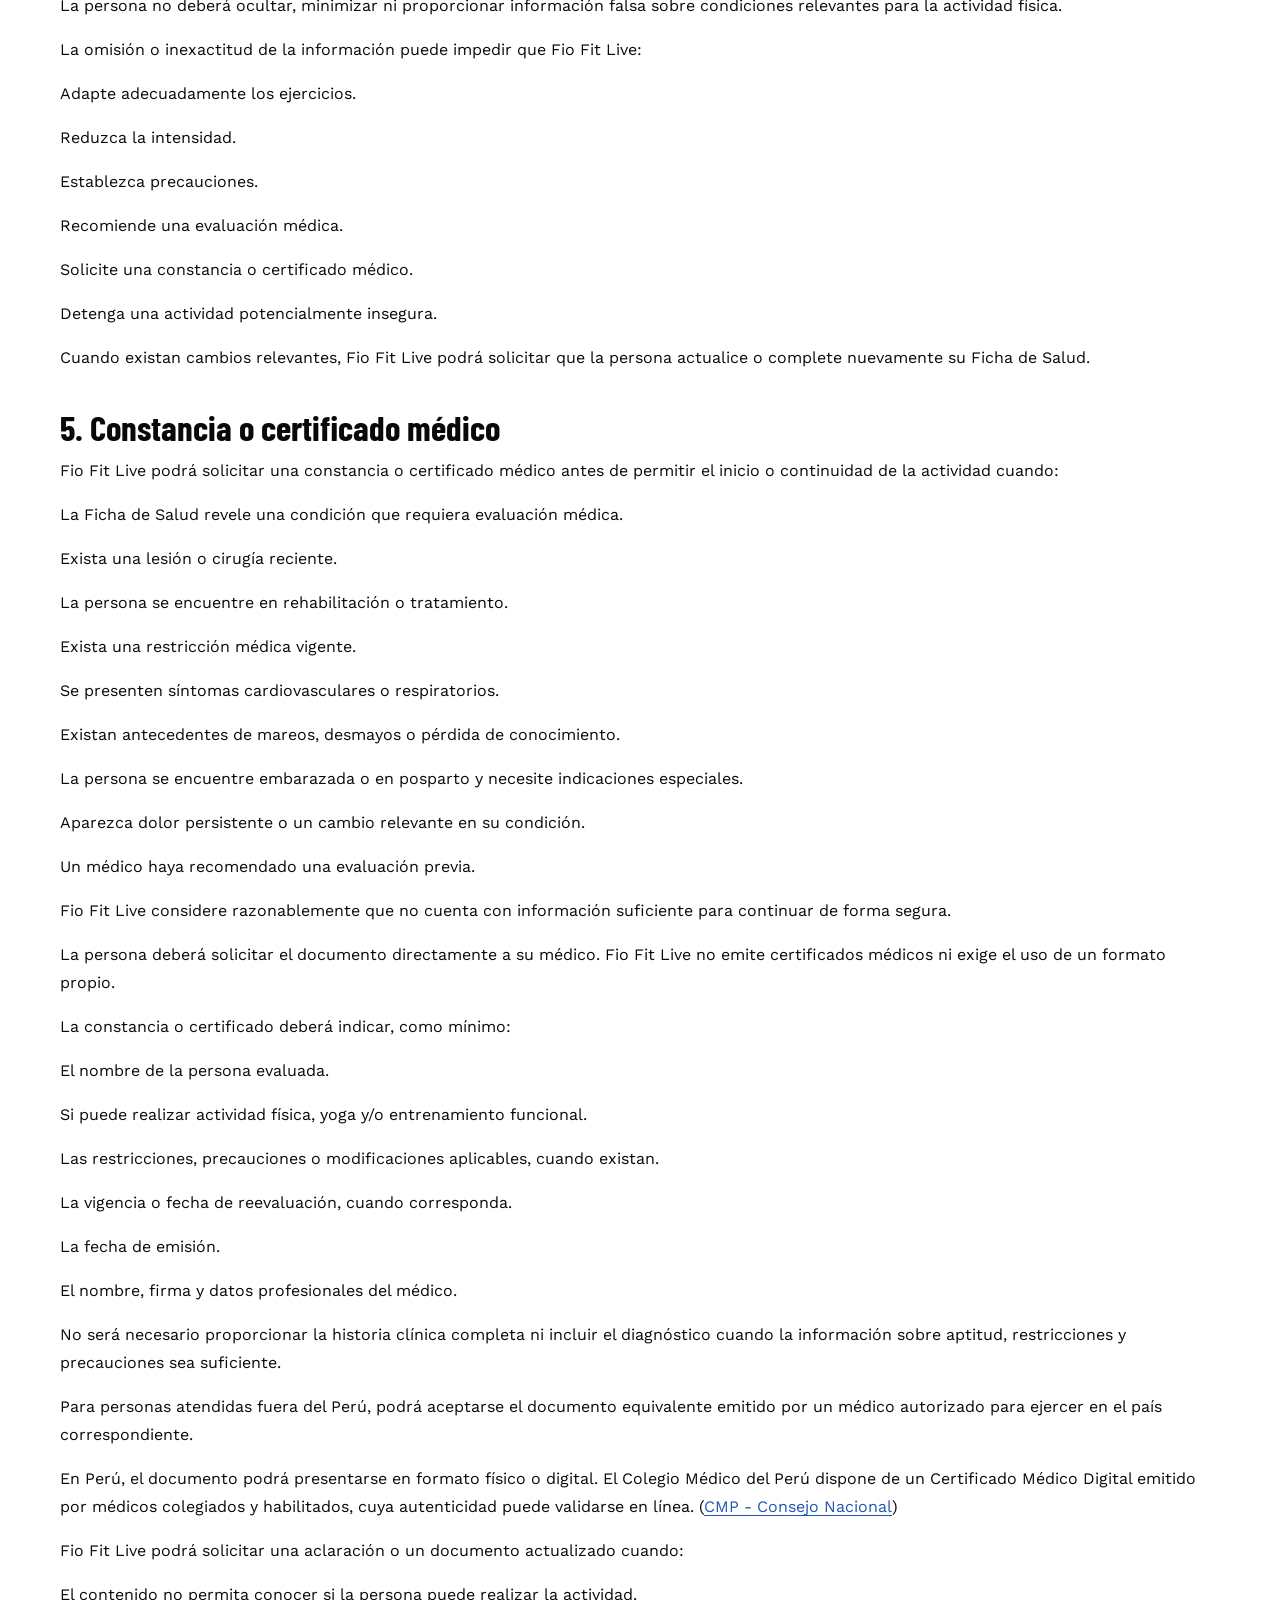
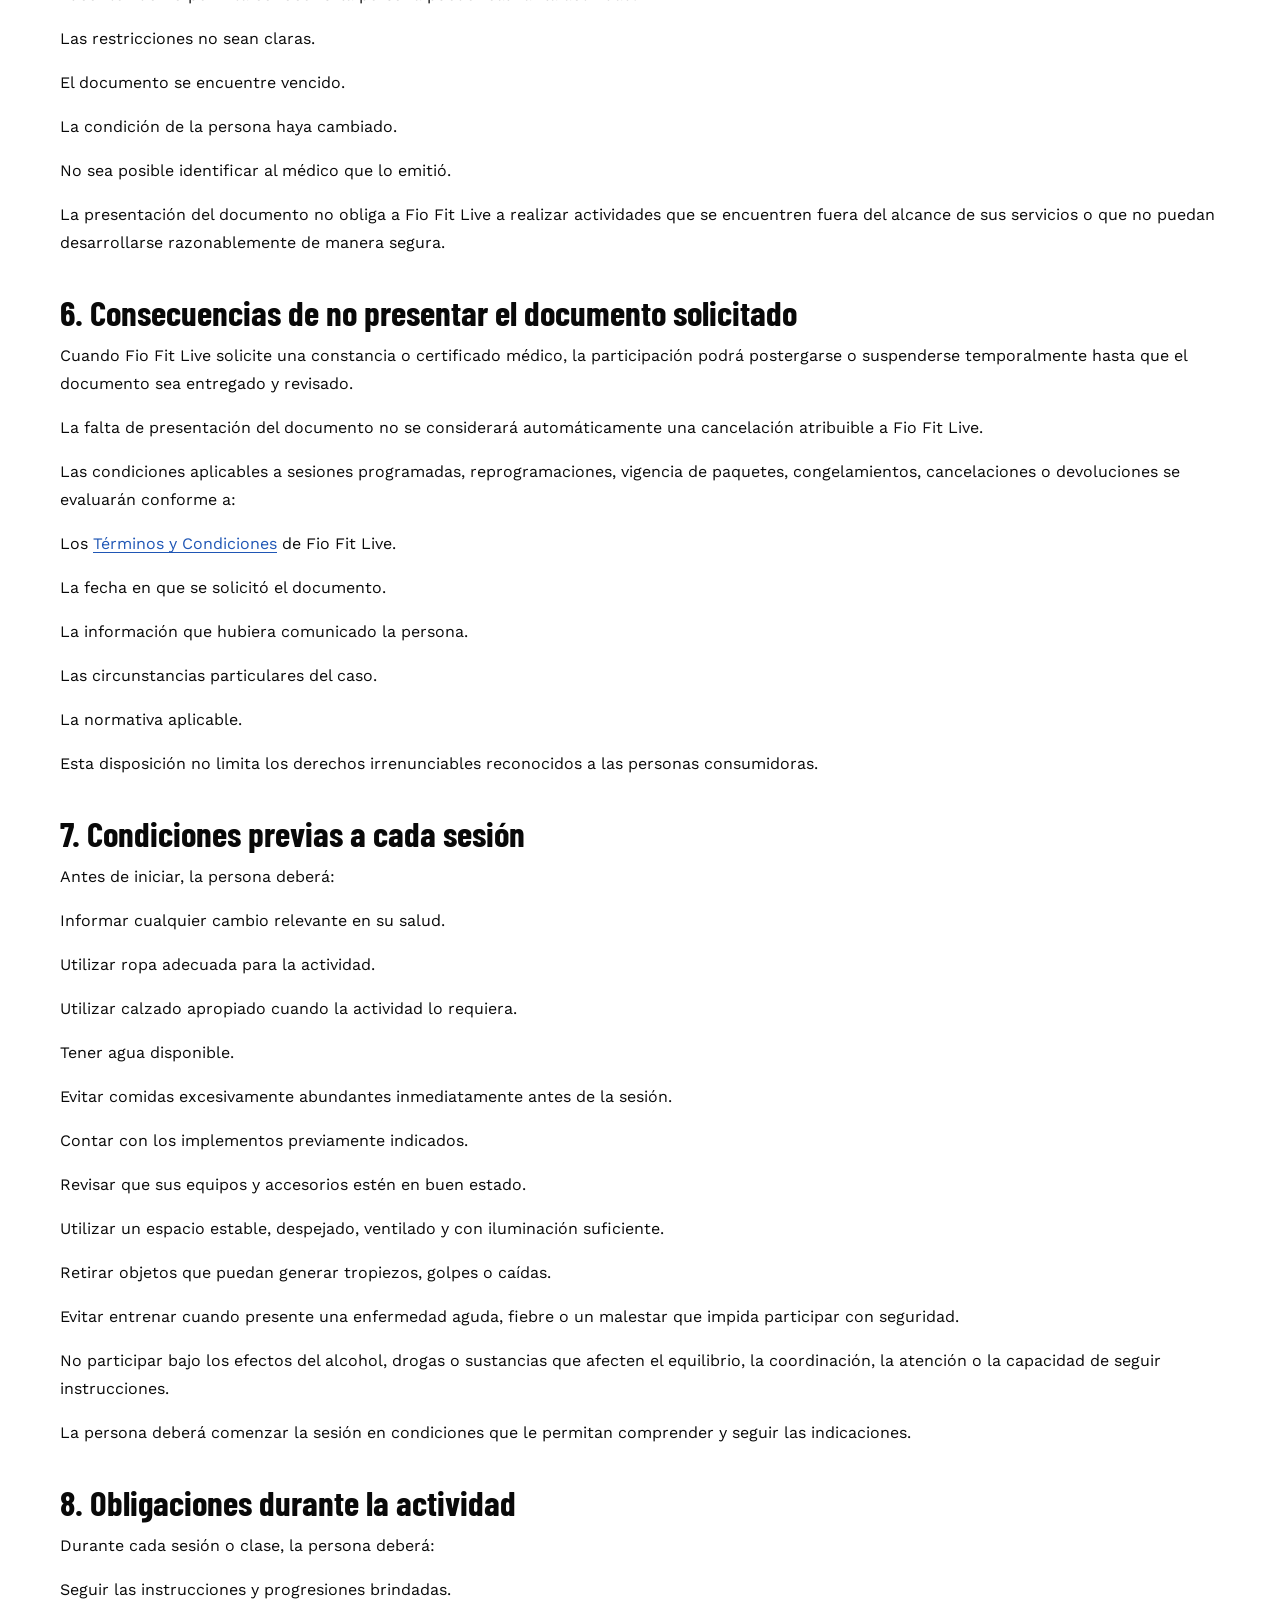
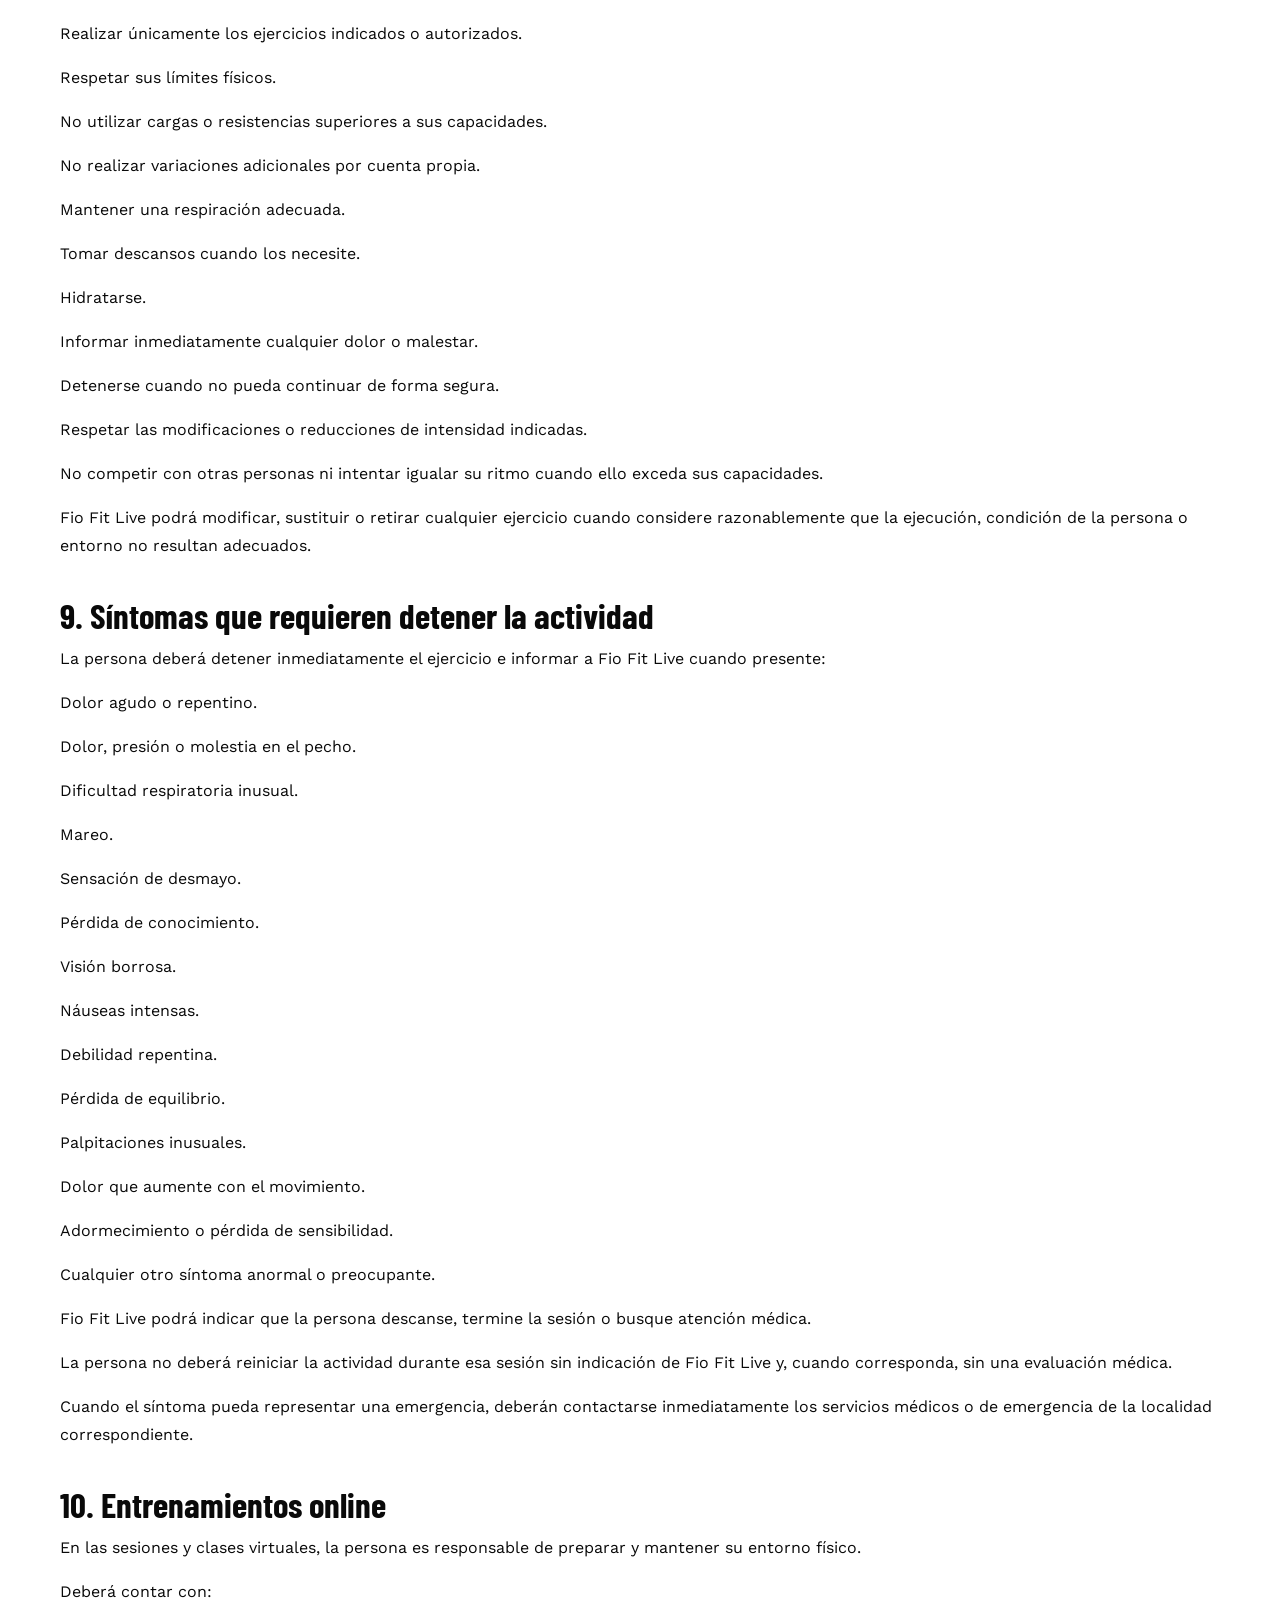
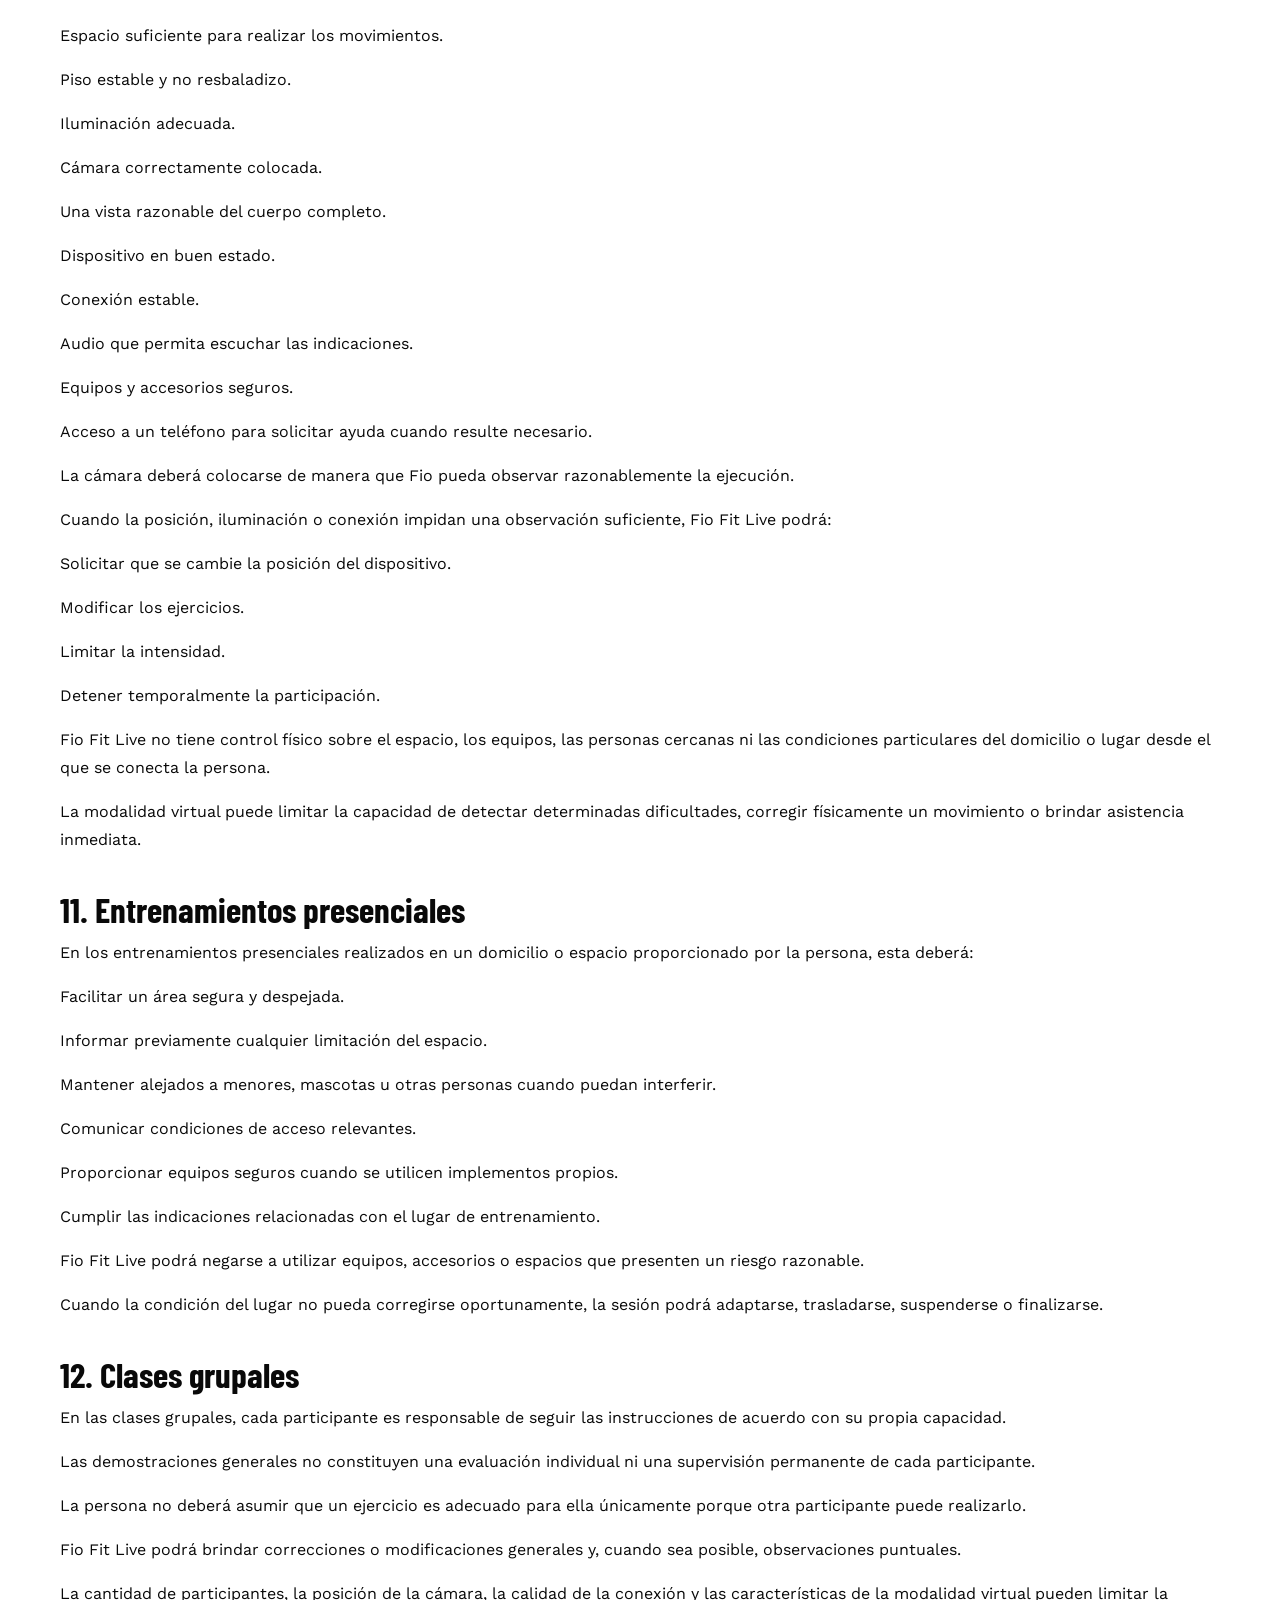
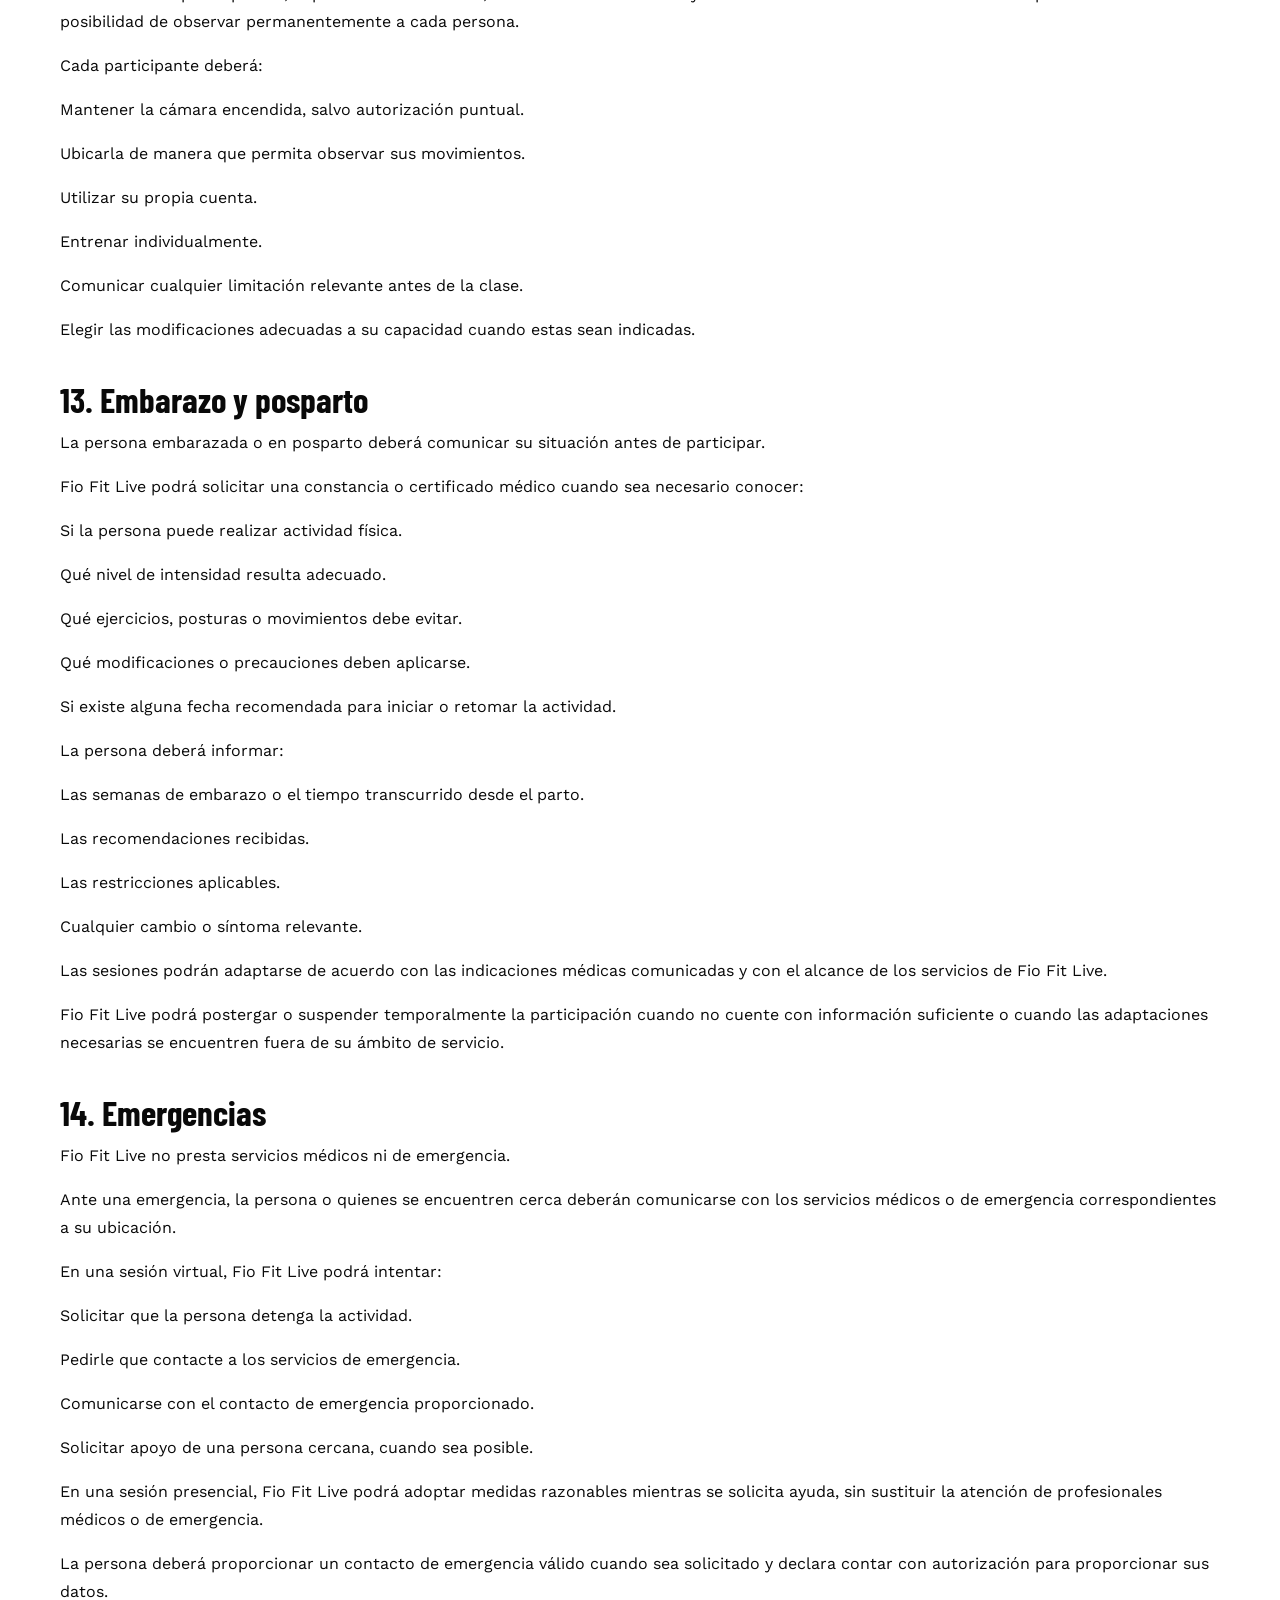
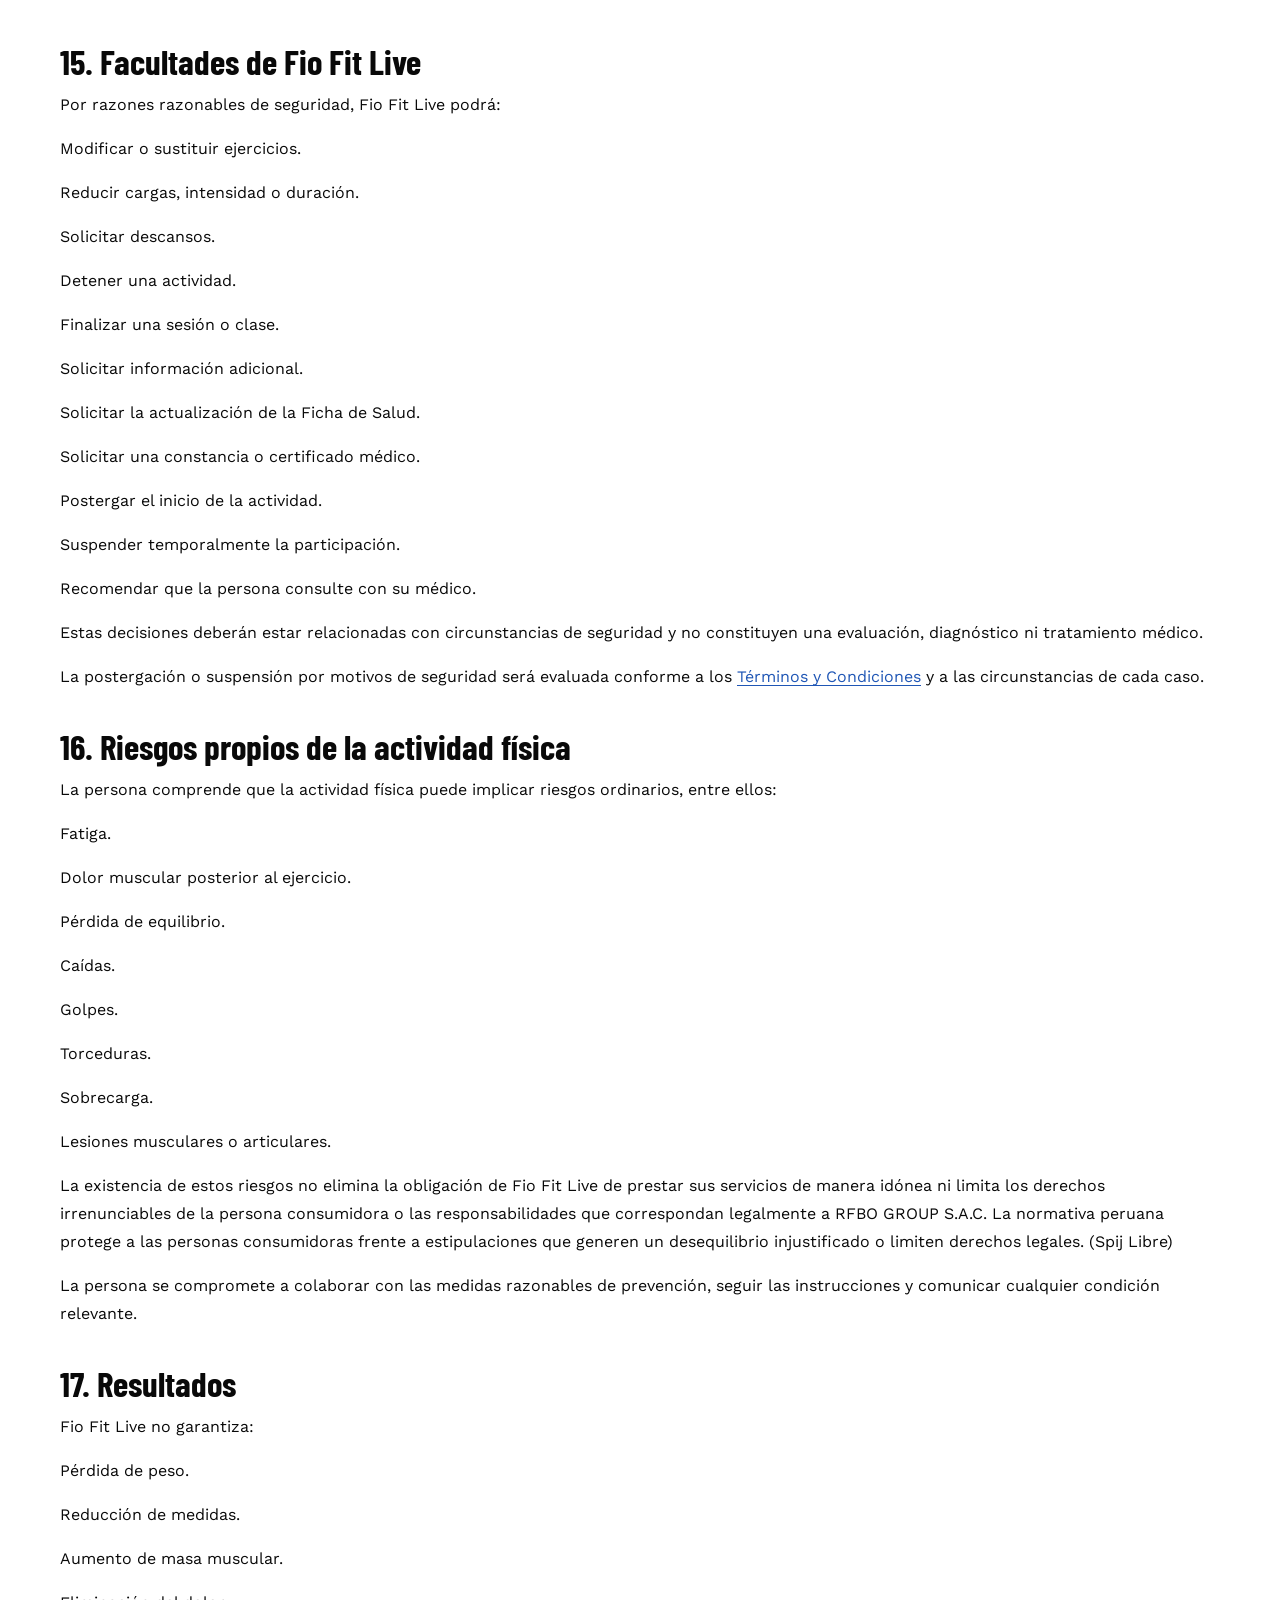
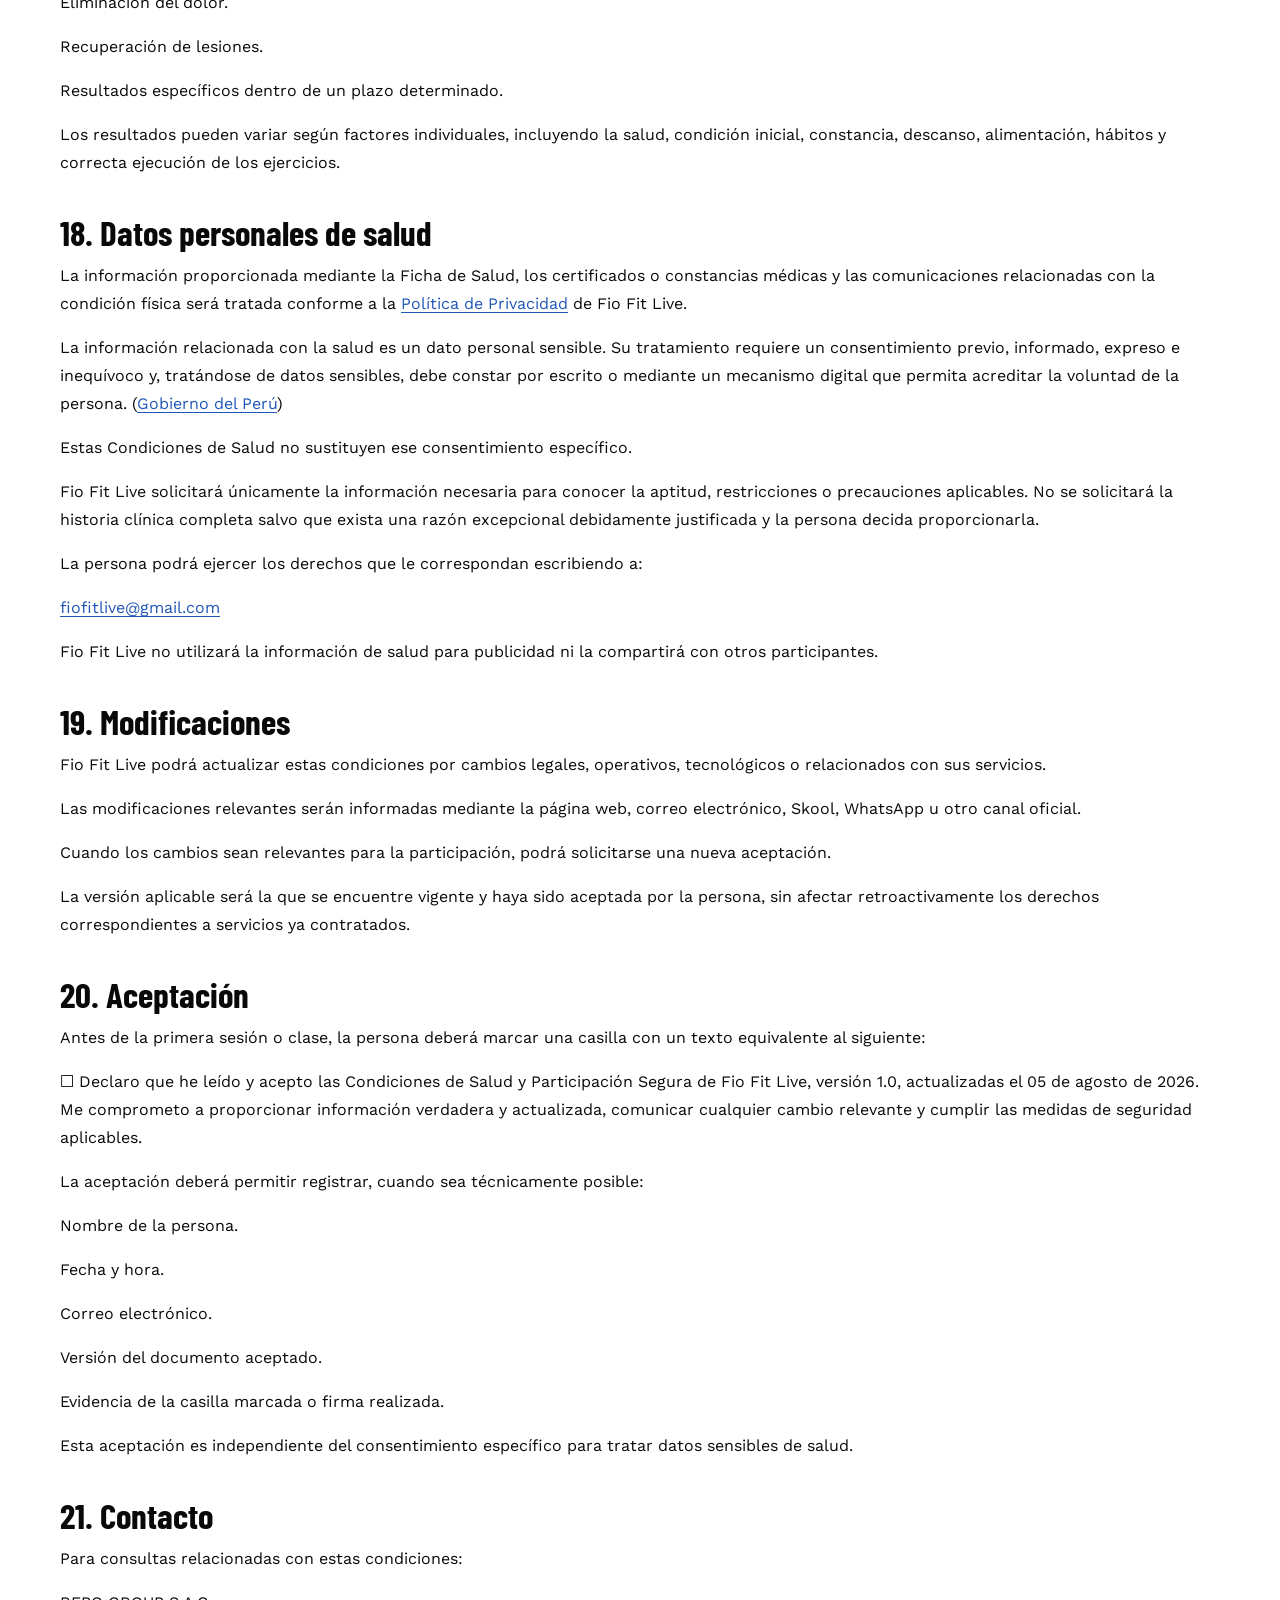
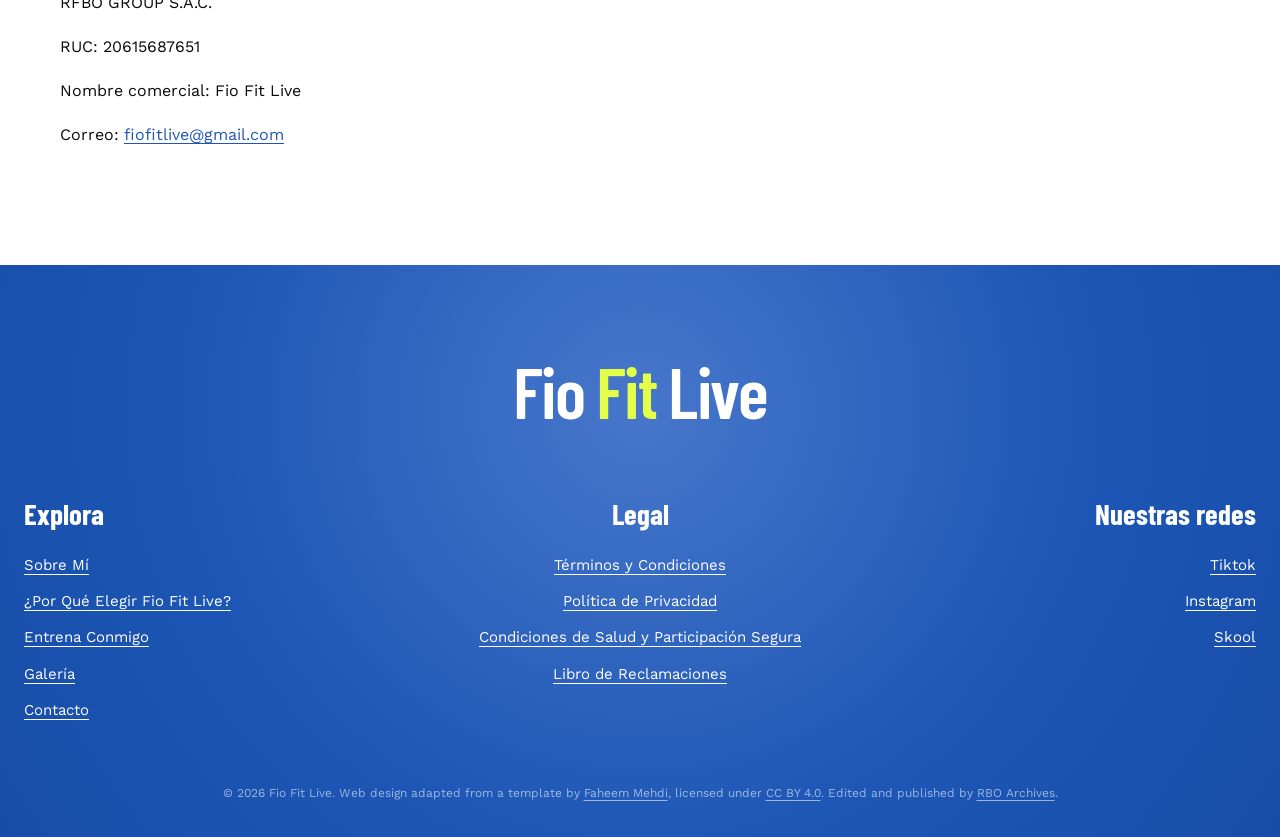
<file: condiciones-de-salud.html>
<!doctype html><html lang="es"><head><meta charset="utf-8"><meta name="viewport" content="width=device-width, initial-scale=1"><meta name="description" content="Condiciones de Salud y Participación Segura de Fio Fit Live."><title>Condiciones de Salud y Participación Segura | Fio Fit Live</title><link rel="icon" href="assets/favicon.ico" sizes="any"><link rel="icon" type="image/png" href="assets/favicon.png"><link rel="preconnect" href="https://fonts.googleapis.com"><link rel="preconnect" href="https://fonts.gstatic.com" crossorigin><link href="https://fonts.googleapis.com/css2?family=Barlow+Condensed:wght@500;600;700;800&family=Work+Sans:wght@300;400;500;600;700;800&display=swap" rel="stylesheet"><link rel="stylesheet" href="styles.css"></head><body><a class="skip-link" href="#contenido-legal">Saltar al contenido</a><header class="site-header" data-header><div class="nav-shell"><a class="brand" href="index.html#inicio" aria-label="Fio Fit Live - Inicio"><span class="brand-word">Fio</span><span class="brand-word brand-fit">Fit</span><span class="brand-word">Live</span></a><button class="nav-toggle" type="button" aria-label="Abrir menú" aria-expanded="false" aria-controls="primary-nav" data-nav-toggle><span></span><span></span><span></span></button><nav class="primary-nav" id="primary-nav" aria-label="Navegación principal" data-nav><a href="index.html#sobre-mi">Sobre Mí</a><a href="index.html#por-que-elegir">¿Por Qué Elegir Fio Fit Live?</a><a href="index.html#entrena-conmigo">Entrena Conmigo</a><a href="index.html#galeria">Galería</a><a href="index.html#contacto">Contacto</a><a class="nav-cta" href="index.html#entrena-conmigo">Empieza Ahora</a></nav></div></header><main class="legal-main" id="contenido-legal"><header class="legal-hero"><h1>Condiciones de Salud y Participación Segura</h1><p>Última actualización: 05 de agosto de 2026</p></header><article class="legal-article"><div class="company-block">
<p>RFBO GROUP S.A.C.</p>
<p>RUC: 20615687651</p>
<p>Nombre comercial: Fio Fit Live</p>
<p>Correo: <a href="mailto:fiofitlive@gmail.com">fiofitlive@gmail.com</a></p>
</div>
<p>Estas Condiciones de Salud y Participación Segura establecen las medidas básicas que deben cumplir las personas que participan en entrenamientos personalizados, clases grupales, programas empresariales y demás actividades físicas ofrecidas por Fio Fit Live.</p>
<p>Estas condiciones forman parte integral de los <a href="terminos-y-condiciones.html" target="_blank" rel="noopener">Términos y Condiciones</a> de Fio Fit Live.</p>
<h2>1. Alcance y aceptación</h2>
<p>Estas condiciones se aplican a:</p>
<p>Entrenamientos personalizados online.</p>
<p>Entrenamientos personalizados presenciales.</p>
<p>Clases grupales online.</p>
<p>Programas desarrollados mediante Skool.</p>
<p>Actividades para empresas, instituciones y equipos.</p>
<p>Sesiones de yoga, entrenamiento funcional, movilidad o modalidad mixta.</p>
<p>Antes de participar, la persona deberá:</p>
<p>Ser mayor de 18 años.</p>
<p>Leer y aceptar estas condiciones.</p>
<p>Completar la Ficha de Salud solicitada.</p>
<p>Otorgar el consentimiento específico para el tratamiento de sus datos sensibles de salud.</p>
<p>Proporcionar información verdadera, completa y actualizada.</p>
<p>Presentar una constancia o certificado emitido por su médico cuando Fio Fit Live lo solicite razonablemente.</p>
<p>La falta de aceptación, el incumplimiento de la Ficha de Salud o la falta de entrega de información necesaria puede impedir o postergar el inicio o continuidad del servicio.</p>
<p>No todas las personas deberán presentar un documento médico. Este se solicitará únicamente cuando la información disponible revele una condición que requiera evaluación médica o cuando Fio Fit Live no cuente con información suficiente para gestionar razonablemente la participación.</p>
<h2>2. Naturaleza del servicio</h2>
<p>Fio Fit Live brinda servicios de yoga, entrenamiento funcional, movilidad y acondicionamiento físico.</p>
<p>Estos servicios no constituyen ni sustituyen:</p>
<p>Una evaluación médica.</p>
<p>Un diagnóstico.</p>
<p>Un tratamiento médico.</p>
<p>Una rehabilitación.</p>
<p>Una fisioterapia.</p>
<p>Un tratamiento de lesiones.</p>
<p>Una atención de emergencia.</p>
<p>Un certificado médico o profesional de aptitud física.</p>
<p>La evaluación inicial realizada por Fio Fit Live tiene como finalidad conocer los objetivos, experiencia, nivel, movilidad y limitaciones informadas por la persona para organizar el entrenamiento.</p>
<p>Completar la Ficha de Salud o participar en una evaluación inicial no significa que Fio Fit Live haya certificado médicamente la aptitud de la persona para realizar actividad física.</p>
<h2>3. Obligación de informar</h2>
<p>La persona deberá comunicar, antes de iniciar, cualquier condición que pueda afectar su participación segura, incluyendo:</p>
<p>Lesiones actuales o anteriores.</p>
<p>Dolor persistente o recurrente.</p>
<p>Cirugías recientes.</p>
<p>Problemas musculares, articulares, óseos o de columna.</p>
<p>Enfermedades cardiovasculares.</p>
<p>Presión arterial alta, baja o no controlada.</p>
<p>Asma u otras dificultades respiratorias.</p>
<p>Mareos, desmayos o pérdida de conocimiento.</p>
<p>Problemas de equilibrio o vértigo.</p>
<p>Embarazo o posparto.</p>
<p>Restricciones médicas.</p>
<p>Medicación relevante para el ejercicio.</p>
<p>Tratamientos médicos, fisioterapéuticos o de rehabilitación.</p>
<p>Recomendaciones o prohibiciones emitidas por un profesional de salud.</p>
<p>Cualquier otra condición que pueda afectar la práctica de actividad física.</p>
<p>La persona también deberá informar cualquier cambio que se presente después de completar la Ficha de Salud, incluso cuando ocurra durante la vigencia de un paquete, membresía o programa.</p>
<h2>4. Veracidad y actualización de la información</h2>
<p>La persona declara que la información proporcionada en la Ficha de Salud y en sus comunicaciones con Fio Fit Live es verdadera, completa y actual.</p>
<p>La persona no deberá ocultar, minimizar ni proporcionar información falsa sobre condiciones relevantes para la actividad física.</p>
<p>La omisión o inexactitud de la información puede impedir que Fio Fit Live:</p>
<p>Adapte adecuadamente los ejercicios.</p>
<p>Reduzca la intensidad.</p>
<p>Establezca precauciones.</p>
<p>Recomiende una evaluación médica.</p>
<p>Solicite una constancia o certificado médico.</p>
<p>Detenga una actividad potencialmente insegura.</p>
<p>Cuando existan cambios relevantes, Fio Fit Live podrá solicitar que la persona actualice o complete nuevamente su Ficha de Salud.</p>
<h2>5. Constancia o certificado médico</h2>
<p>Fio Fit Live podrá solicitar una constancia o certificado médico antes de permitir el inicio o continuidad de la actividad cuando:</p>
<p>La Ficha de Salud revele una condición que requiera evaluación médica.</p>
<p>Exista una lesión o cirugía reciente.</p>
<p>La persona se encuentre en rehabilitación o tratamiento.</p>
<p>Exista una restricción médica vigente.</p>
<p>Se presenten síntomas cardiovasculares o respiratorios.</p>
<p>Existan antecedentes de mareos, desmayos o pérdida de conocimiento.</p>
<p>La persona se encuentre embarazada o en posparto y necesite indicaciones especiales.</p>
<p>Aparezca dolor persistente o un cambio relevante en su condición.</p>
<p>Un médico haya recomendado una evaluación previa.</p>
<p>Fio Fit Live considere razonablemente que no cuenta con información suficiente para continuar de forma segura.</p>
<p>La persona deberá solicitar el documento directamente a su médico. Fio Fit Live no emite certificados médicos ni exige el uso de un formato propio.</p>
<p>La constancia o certificado deberá indicar, como mínimo:</p>
<p>El nombre de la persona evaluada.</p>
<p>Si puede realizar actividad física, yoga y/o entrenamiento funcional.</p>
<p>Las restricciones, precauciones o modificaciones aplicables, cuando existan.</p>
<p>La vigencia o fecha de reevaluación, cuando corresponda.</p>
<p>La fecha de emisión.</p>
<p>El nombre, firma y datos profesionales del médico.</p>
<p>No será necesario proporcionar la historia clínica completa ni incluir el diagnóstico cuando la información sobre aptitud, restricciones y precauciones sea suficiente.</p>
<p>Para personas atendidas fuera del Perú, podrá aceptarse el documento equivalente emitido por un médico autorizado para ejercer en el país correspondiente.</p>
<p>En Perú, el documento podrá presentarse en formato físico o digital. El Colegio Médico del Perú dispone de un Certificado Médico Digital emitido por médicos colegiados y habilitados, cuya autenticidad puede validarse en línea. (<a href="https://cmp.org.pe/certificado-medico-digital/" target="_blank" rel="noopener">CMP - Consejo Nacional</a>)</p>
<p>Fio Fit Live podrá solicitar una aclaración o un documento actualizado cuando:</p>
<p>El contenido no permita conocer si la persona puede realizar la actividad.</p>
<p>Las restricciones no sean claras.</p>
<p>El documento se encuentre vencido.</p>
<p>La condición de la persona haya cambiado.</p>
<p>No sea posible identificar al médico que lo emitió.</p>
<p>La presentación del documento no obliga a Fio Fit Live a realizar actividades que se encuentren fuera del alcance de sus servicios o que no puedan desarrollarse razonablemente de manera segura.</p>
<h2>6. Consecuencias de no presentar el documento solicitado</h2>
<p>Cuando Fio Fit Live solicite una constancia o certificado médico, la participación podrá postergarse o suspenderse temporalmente hasta que el documento sea entregado y revisado.</p>
<p>La falta de presentación del documento no se considerará automáticamente una cancelación atribuible a Fio Fit Live.</p>
<p>Las condiciones aplicables a sesiones programadas, reprogramaciones, vigencia de paquetes, congelamientos, cancelaciones o devoluciones se evaluarán conforme a:</p>
<p>Los <a href="terminos-y-condiciones.html" target="_blank" rel="noopener">Términos y Condiciones</a> de Fio Fit Live.</p>
<p>La fecha en que se solicitó el documento.</p>
<p>La información que hubiera comunicado la persona.</p>
<p>Las circunstancias particulares del caso.</p>
<p>La normativa aplicable.</p>
<p>Esta disposición no limita los derechos irrenunciables reconocidos a las personas consumidoras.</p>
<h2>7. Condiciones previas a cada sesión</h2>
<p>Antes de iniciar, la persona deberá:</p>
<p>Informar cualquier cambio relevante en su salud.</p>
<p>Utilizar ropa adecuada para la actividad.</p>
<p>Utilizar calzado apropiado cuando la actividad lo requiera.</p>
<p>Tener agua disponible.</p>
<p>Evitar comidas excesivamente abundantes inmediatamente antes de la sesión.</p>
<p>Contar con los implementos previamente indicados.</p>
<p>Revisar que sus equipos y accesorios estén en buen estado.</p>
<p>Utilizar un espacio estable, despejado, ventilado y con iluminación suficiente.</p>
<p>Retirar objetos que puedan generar tropiezos, golpes o caídas.</p>
<p>Evitar entrenar cuando presente una enfermedad aguda, fiebre o un malestar que impida participar con seguridad.</p>
<p>No participar bajo los efectos del alcohol, drogas o sustancias que afecten el equilibrio, la coordinación, la atención o la capacidad de seguir instrucciones.</p>
<p>La persona deberá comenzar la sesión en condiciones que le permitan comprender y seguir las indicaciones.</p>
<h2>8. Obligaciones durante la actividad</h2>
<p>Durante cada sesión o clase, la persona deberá:</p>
<p>Seguir las instrucciones y progresiones brindadas.</p>
<p>Realizar únicamente los ejercicios indicados o autorizados.</p>
<p>Respetar sus límites físicos.</p>
<p>No utilizar cargas o resistencias superiores a sus capacidades.</p>
<p>No realizar variaciones adicionales por cuenta propia.</p>
<p>Mantener una respiración adecuada.</p>
<p>Tomar descansos cuando los necesite.</p>
<p>Hidratarse.</p>
<p>Informar inmediatamente cualquier dolor o malestar.</p>
<p>Detenerse cuando no pueda continuar de forma segura.</p>
<p>Respetar las modificaciones o reducciones de intensidad indicadas.</p>
<p>No competir con otras personas ni intentar igualar su ritmo cuando ello exceda sus capacidades.</p>
<p>Fio Fit Live podrá modificar, sustituir o retirar cualquier ejercicio cuando considere razonablemente que la ejecución, condición de la persona o entorno no resultan adecuados.</p>
<h2>9. Síntomas que requieren detener la actividad</h2>
<p>La persona deberá detener inmediatamente el ejercicio e informar a Fio Fit Live cuando presente:</p>
<p>Dolor agudo o repentino.</p>
<p>Dolor, presión o molestia en el pecho.</p>
<p>Dificultad respiratoria inusual.</p>
<p>Mareo.</p>
<p>Sensación de desmayo.</p>
<p>Pérdida de conocimiento.</p>
<p>Visión borrosa.</p>
<p>Náuseas intensas.</p>
<p>Debilidad repentina.</p>
<p>Pérdida de equilibrio.</p>
<p>Palpitaciones inusuales.</p>
<p>Dolor que aumente con el movimiento.</p>
<p>Adormecimiento o pérdida de sensibilidad.</p>
<p>Cualquier otro síntoma anormal o preocupante.</p>
<p>Fio Fit Live podrá indicar que la persona descanse, termine la sesión o busque atención médica.</p>
<p>La persona no deberá reiniciar la actividad durante esa sesión sin indicación de Fio Fit Live y, cuando corresponda, sin una evaluación médica.</p>
<p>Cuando el síntoma pueda representar una emergencia, deberán contactarse inmediatamente los servicios médicos o de emergencia de la localidad correspondiente.</p>
<h2>10. Entrenamientos online</h2>
<p>En las sesiones y clases virtuales, la persona es responsable de preparar y mantener su entorno físico.</p>
<p>Deberá contar con:</p>
<p>Espacio suficiente para realizar los movimientos.</p>
<p>Piso estable y no resbaladizo.</p>
<p>Iluminación adecuada.</p>
<p>Cámara correctamente colocada.</p>
<p>Una vista razonable del cuerpo completo.</p>
<p>Dispositivo en buen estado.</p>
<p>Conexión estable.</p>
<p>Audio que permita escuchar las indicaciones.</p>
<p>Equipos y accesorios seguros.</p>
<p>Acceso a un teléfono para solicitar ayuda cuando resulte necesario.</p>
<p>La cámara deberá colocarse de manera que Fio pueda observar razonablemente la ejecución.</p>
<p>Cuando la posición, iluminación o conexión impidan una observación suficiente, Fio Fit Live podrá:</p>
<p>Solicitar que se cambie la posición del dispositivo.</p>
<p>Modificar los ejercicios.</p>
<p>Limitar la intensidad.</p>
<p>Detener temporalmente la participación.</p>
<p>Fio Fit Live no tiene control físico sobre el espacio, los equipos, las personas cercanas ni las condiciones particulares del domicilio o lugar desde el que se conecta la persona.</p>
<p>La modalidad virtual puede limitar la capacidad de detectar determinadas dificultades, corregir físicamente un movimiento o brindar asistencia inmediata.</p>
<h2>11. Entrenamientos presenciales</h2>
<p>En los entrenamientos presenciales realizados en un domicilio o espacio proporcionado por la persona, esta deberá:</p>
<p>Facilitar un área segura y despejada.</p>
<p>Informar previamente cualquier limitación del espacio.</p>
<p>Mantener alejados a menores, mascotas u otras personas cuando puedan interferir.</p>
<p>Comunicar condiciones de acceso relevantes.</p>
<p>Proporcionar equipos seguros cuando se utilicen implementos propios.</p>
<p>Cumplir las indicaciones relacionadas con el lugar de entrenamiento.</p>
<p>Fio Fit Live podrá negarse a utilizar equipos, accesorios o espacios que presenten un riesgo razonable.</p>
<p>Cuando la condición del lugar no pueda corregirse oportunamente, la sesión podrá adaptarse, trasladarse, suspenderse o finalizarse.</p>
<h2>12. Clases grupales</h2>
<p>En las clases grupales, cada participante es responsable de seguir las instrucciones de acuerdo con su propia capacidad.</p>
<p>Las demostraciones generales no constituyen una evaluación individual ni una supervisión permanente de cada participante.</p>
<p>La persona no deberá asumir que un ejercicio es adecuado para ella únicamente porque otra participante puede realizarlo.</p>
<p>Fio Fit Live podrá brindar correcciones o modificaciones generales y, cuando sea posible, observaciones puntuales.</p>
<p>La cantidad de participantes, la posición de la cámara, la calidad de la conexión y las características de la modalidad virtual pueden limitar la posibilidad de observar permanentemente a cada persona.</p>
<p>Cada participante deberá:</p>
<p>Mantener la cámara encendida, salvo autorización puntual.</p>
<p>Ubicarla de manera que permita observar sus movimientos.</p>
<p>Utilizar su propia cuenta.</p>
<p>Entrenar individualmente.</p>
<p>Comunicar cualquier limitación relevante antes de la clase.</p>
<p>Elegir las modificaciones adecuadas a su capacidad cuando estas sean indicadas.</p>
<h2>13. Embarazo y posparto</h2>
<p>La persona embarazada o en posparto deberá comunicar su situación antes de participar.</p>
<p>Fio Fit Live podrá solicitar una constancia o certificado médico cuando sea necesario conocer:</p>
<p>Si la persona puede realizar actividad física.</p>
<p>Qué nivel de intensidad resulta adecuado.</p>
<p>Qué ejercicios, posturas o movimientos debe evitar.</p>
<p>Qué modificaciones o precauciones deben aplicarse.</p>
<p>Si existe alguna fecha recomendada para iniciar o retomar la actividad.</p>
<p>La persona deberá informar:</p>
<p>Las semanas de embarazo o el tiempo transcurrido desde el parto.</p>
<p>Las recomendaciones recibidas.</p>
<p>Las restricciones aplicables.</p>
<p>Cualquier cambio o síntoma relevante.</p>
<p>Las sesiones podrán adaptarse de acuerdo con las indicaciones médicas comunicadas y con el alcance de los servicios de Fio Fit Live.</p>
<p>Fio Fit Live podrá postergar o suspender temporalmente la participación cuando no cuente con información suficiente o cuando las adaptaciones necesarias se encuentren fuera de su ámbito de servicio.</p>
<h2>14. Emergencias</h2>
<p>Fio Fit Live no presta servicios médicos ni de emergencia.</p>
<p>Ante una emergencia, la persona o quienes se encuentren cerca deberán comunicarse con los servicios médicos o de emergencia correspondientes a su ubicación.</p>
<p>En una sesión virtual, Fio Fit Live podrá intentar:</p>
<p>Solicitar que la persona detenga la actividad.</p>
<p>Pedirle que contacte a los servicios de emergencia.</p>
<p>Comunicarse con el contacto de emergencia proporcionado.</p>
<p>Solicitar apoyo de una persona cercana, cuando sea posible.</p>
<p>En una sesión presencial, Fio Fit Live podrá adoptar medidas razonables mientras se solicita ayuda, sin sustituir la atención de profesionales médicos o de emergencia.</p>
<p>La persona deberá proporcionar un contacto de emergencia válido cuando sea solicitado y declara contar con autorización para proporcionar sus datos.</p>
<h2>15. Facultades de Fio Fit Live</h2>
<p>Por razones razonables de seguridad, Fio Fit Live podrá:</p>
<p>Modificar o sustituir ejercicios.</p>
<p>Reducir cargas, intensidad o duración.</p>
<p>Solicitar descansos.</p>
<p>Detener una actividad.</p>
<p>Finalizar una sesión o clase.</p>
<p>Solicitar información adicional.</p>
<p>Solicitar la actualización de la Ficha de Salud.</p>
<p>Solicitar una constancia o certificado médico.</p>
<p>Postergar el inicio de la actividad.</p>
<p>Suspender temporalmente la participación.</p>
<p>Recomendar que la persona consulte con su médico.</p>
<p>Estas decisiones deberán estar relacionadas con circunstancias de seguridad y no constituyen una evaluación, diagnóstico ni tratamiento médico.</p>
<p>La postergación o suspensión por motivos de seguridad será evaluada conforme a los <a href="terminos-y-condiciones.html" target="_blank" rel="noopener">Términos y Condiciones</a> y a las circunstancias de cada caso.</p>
<h2>16. Riesgos propios de la actividad física</h2>
<p>La persona comprende que la actividad física puede implicar riesgos ordinarios, entre ellos:</p>
<p>Fatiga.</p>
<p>Dolor muscular posterior al ejercicio.</p>
<p>Pérdida de equilibrio.</p>
<p>Caídas.</p>
<p>Golpes.</p>
<p>Torceduras.</p>
<p>Sobrecarga.</p>
<p>Lesiones musculares o articulares.</p>
<p>La existencia de estos riesgos no elimina la obligación de Fio Fit Live de prestar sus servicios de manera idónea ni limita los derechos irrenunciables de la persona consumidora o las responsabilidades que correspondan legalmente a RFBO GROUP S.A.C. La normativa peruana protege a las personas consumidoras frente a estipulaciones que generen un desequilibrio injustificado o limiten derechos legales. (Spij Libre)</p>
<p>La persona se compromete a colaborar con las medidas razonables de prevención, seguir las instrucciones y comunicar cualquier condición relevante.</p>
<h2>17. Resultados</h2>
<p>Fio Fit Live no garantiza:</p>
<p>Pérdida de peso.</p>
<p>Reducción de medidas.</p>
<p>Aumento de masa muscular.</p>
<p>Eliminación del dolor.</p>
<p>Recuperación de lesiones.</p>
<p>Resultados específicos dentro de un plazo determinado.</p>
<p>Los resultados pueden variar según factores individuales, incluyendo la salud, condición inicial, constancia, descanso, alimentación, hábitos y correcta ejecución de los ejercicios.</p>
<h2>18. Datos personales de salud</h2>
<p>La información proporcionada mediante la Ficha de Salud, los certificados o constancias médicas y las comunicaciones relacionadas con la condición física será tratada conforme a la <a href="politica-de-privacidad.html" target="_blank" rel="noopener">Política de Privacidad</a> de Fio Fit Live.</p>
<p>La información relacionada con la salud es un dato personal sensible. Su tratamiento requiere un consentimiento previo, informado, expreso e inequívoco y, tratándose de datos sensibles, debe constar por escrito o mediante un mecanismo digital que permita acreditar la voluntad de la persona. (<a href="https://www.gob.pe/institucion/congreso-de-la-republica/normas-legales/243470-29733" target="_blank" rel="noopener">Gobierno del Perú</a>)</p>
<p>Estas Condiciones de Salud no sustituyen ese consentimiento específico.</p>
<p>Fio Fit Live solicitará únicamente la información necesaria para conocer la aptitud, restricciones o precauciones aplicables. No se solicitará la historia clínica completa salvo que exista una razón excepcional debidamente justificada y la persona decida proporcionarla.</p>
<p>La persona podrá ejercer los derechos que le correspondan escribiendo a:</p>
<p><a href="mailto:fiofitlive@gmail.com">fiofitlive@gmail.com</a></p>
<p>Fio Fit Live no utilizará la información de salud para publicidad ni la compartirá con otros participantes.</p>
<h2>19. Modificaciones</h2>
<p>Fio Fit Live podrá actualizar estas condiciones por cambios legales, operativos, tecnológicos o relacionados con sus servicios.</p>
<p>Las modificaciones relevantes serán informadas mediante la página web, correo electrónico, Skool, WhatsApp u otro canal oficial.</p>
<p>Cuando los cambios sean relevantes para la participación, podrá solicitarse una nueva aceptación.</p>
<p>La versión aplicable será la que se encuentre vigente y haya sido aceptada por la persona, sin afectar retroactivamente los derechos correspondientes a servicios ya contratados.</p>
<h2>20. Aceptación</h2>
<p>Antes de la primera sesión o clase, la persona deberá marcar una casilla con un texto equivalente al siguiente:</p>
<p>☐ Declaro que he leído y acepto las Condiciones de Salud y Participación Segura de Fio Fit Live, versión 1.0, actualizadas el 05 de agosto de 2026. Me comprometo a proporcionar información verdadera y actualizada, comunicar cualquier cambio relevante y cumplir las medidas de seguridad aplicables.</p>
<p>La aceptación deberá permitir registrar, cuando sea técnicamente posible:</p>
<p>Nombre de la persona.</p>
<p>Fecha y hora.</p>
<p>Correo electrónico.</p>
<p>Versión del documento aceptado.</p>
<p>Evidencia de la casilla marcada o firma realizada.</p>
<p>Esta aceptación es independiente del consentimiento específico para tratar datos sensibles de salud.</p>
<h2>21. Contacto</h2>
<p>Para consultas relacionadas con estas condiciones:</p>
<div class="company-block">
<p>RFBO GROUP S.A.C.</p>
<p>RUC: 20615687651</p>
<p>Nombre comercial: Fio Fit Live</p>
<p>Correo: <a href="mailto:fiofitlive@gmail.com">fiofitlive@gmail.com</a></p>
</div></article></main><footer class="site-footer"><div class="footer-inner"><a class="footer-brand" href="index.html#inicio"><span class="brand-word">Fio</span><span class="brand-word brand-fit">Fit</span><span class="brand-word">Live</span></a><div class="footer-grid"><div><h2>Explora</h2><a href="index.html#sobre-mi">Sobre Mí</a><a href="index.html#por-que-elegir">¿Por Qué Elegir Fio Fit Live?</a><a href="index.html#entrena-conmigo">Entrena Conmigo</a><a href="index.html#galeria">Galería</a><a href="index.html#contacto">Contacto</a></div><div><h2>Legal</h2><a href="terminos-y-condiciones.html" target="_blank" rel="noopener">Términos y Condiciones</a><a href="politica-de-privacidad.html" target="_blank" rel="noopener">Política de Privacidad</a><a href="condiciones-de-salud.html" target="_blank" rel="noopener">Condiciones de Salud y Participación Segura</a><a href="https://forms.gle/sB8sHeoXAsSLvCHh9" target="_blank" rel="noopener">Libro de Reclamaciones</a></div><div><h2>Nuestras redes</h2><a href="https://www.tiktok.com/@fiofitlive" target="_blank" rel="noopener">Tiktok</a><a href="https://www.instagram.com/fiofitlive/" target="_blank" rel="noopener">Instagram</a><a href="https://www.skool.com/flowneuro-1684" target="_blank" rel="noopener">Skool</a></div></div><p class="footer-credit">© 2026 Fio Fit Live. Web design adapted from a template by <a href="https://www.figma.com/@faheemmehdi?fuid=1426662797990521942" target="_blank" rel="noopener">Faheem Mehdi</a>, licensed under <a href="https://creativecommons.org/licenses/by/4.0/" target="_blank" rel="noopener">CC BY 4.0</a>. Edited and published by <a href="https://rboarchives.com/" target="_blank" rel="noopener">RBO Archives</a>.</p></div></footer><script src="script.js"></script></body></html>
</file>
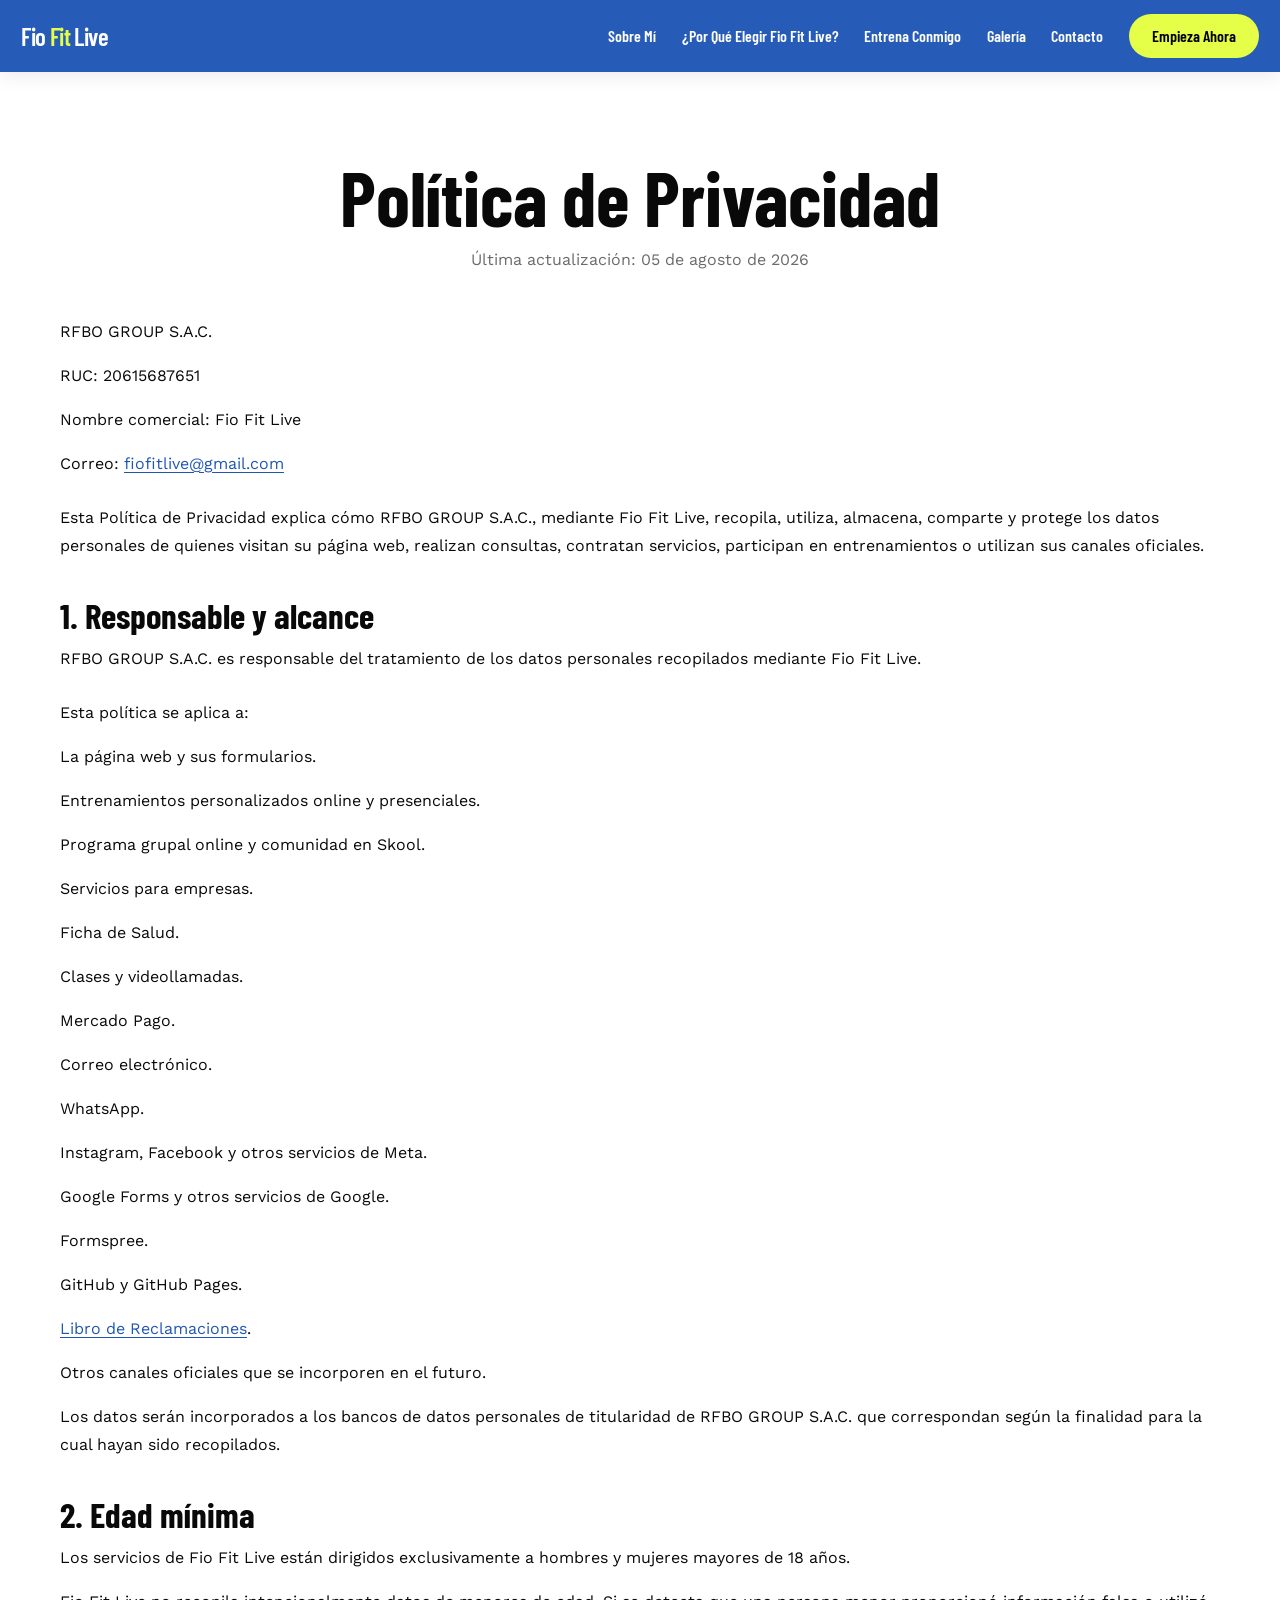
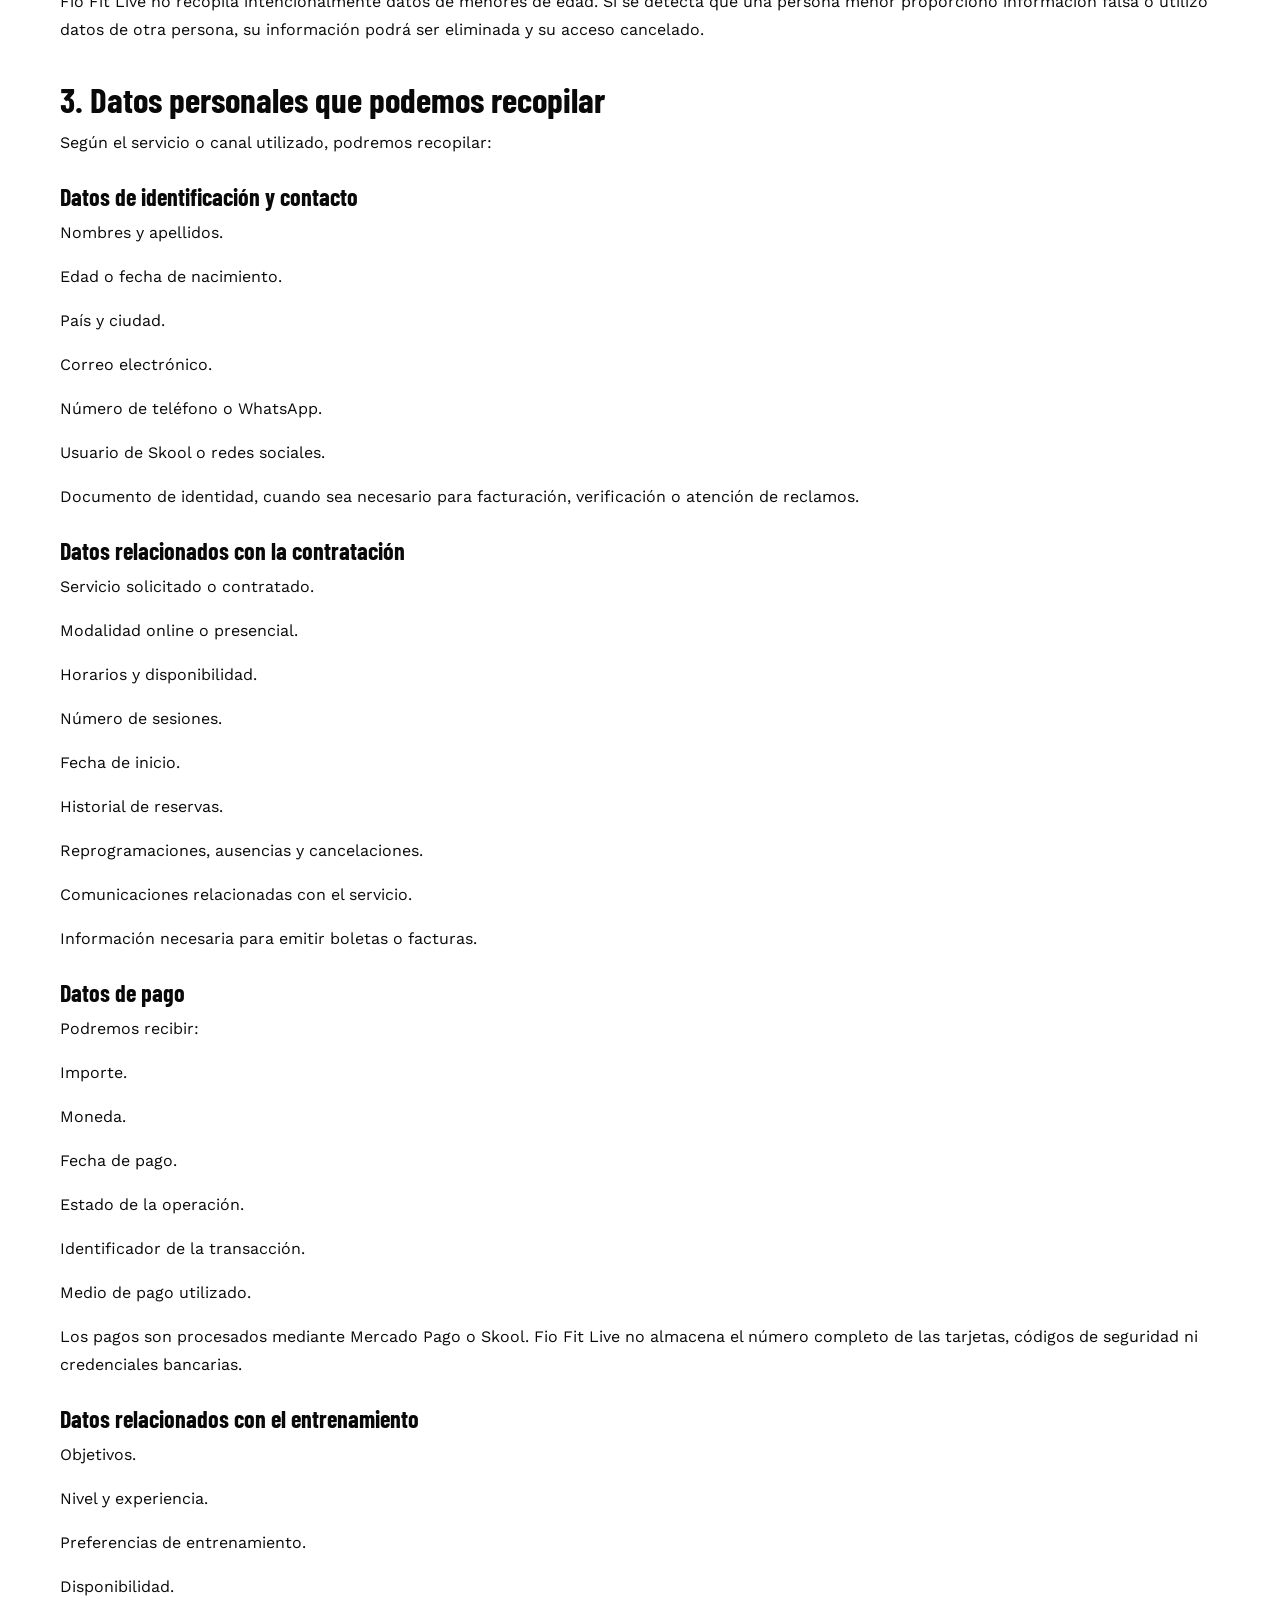
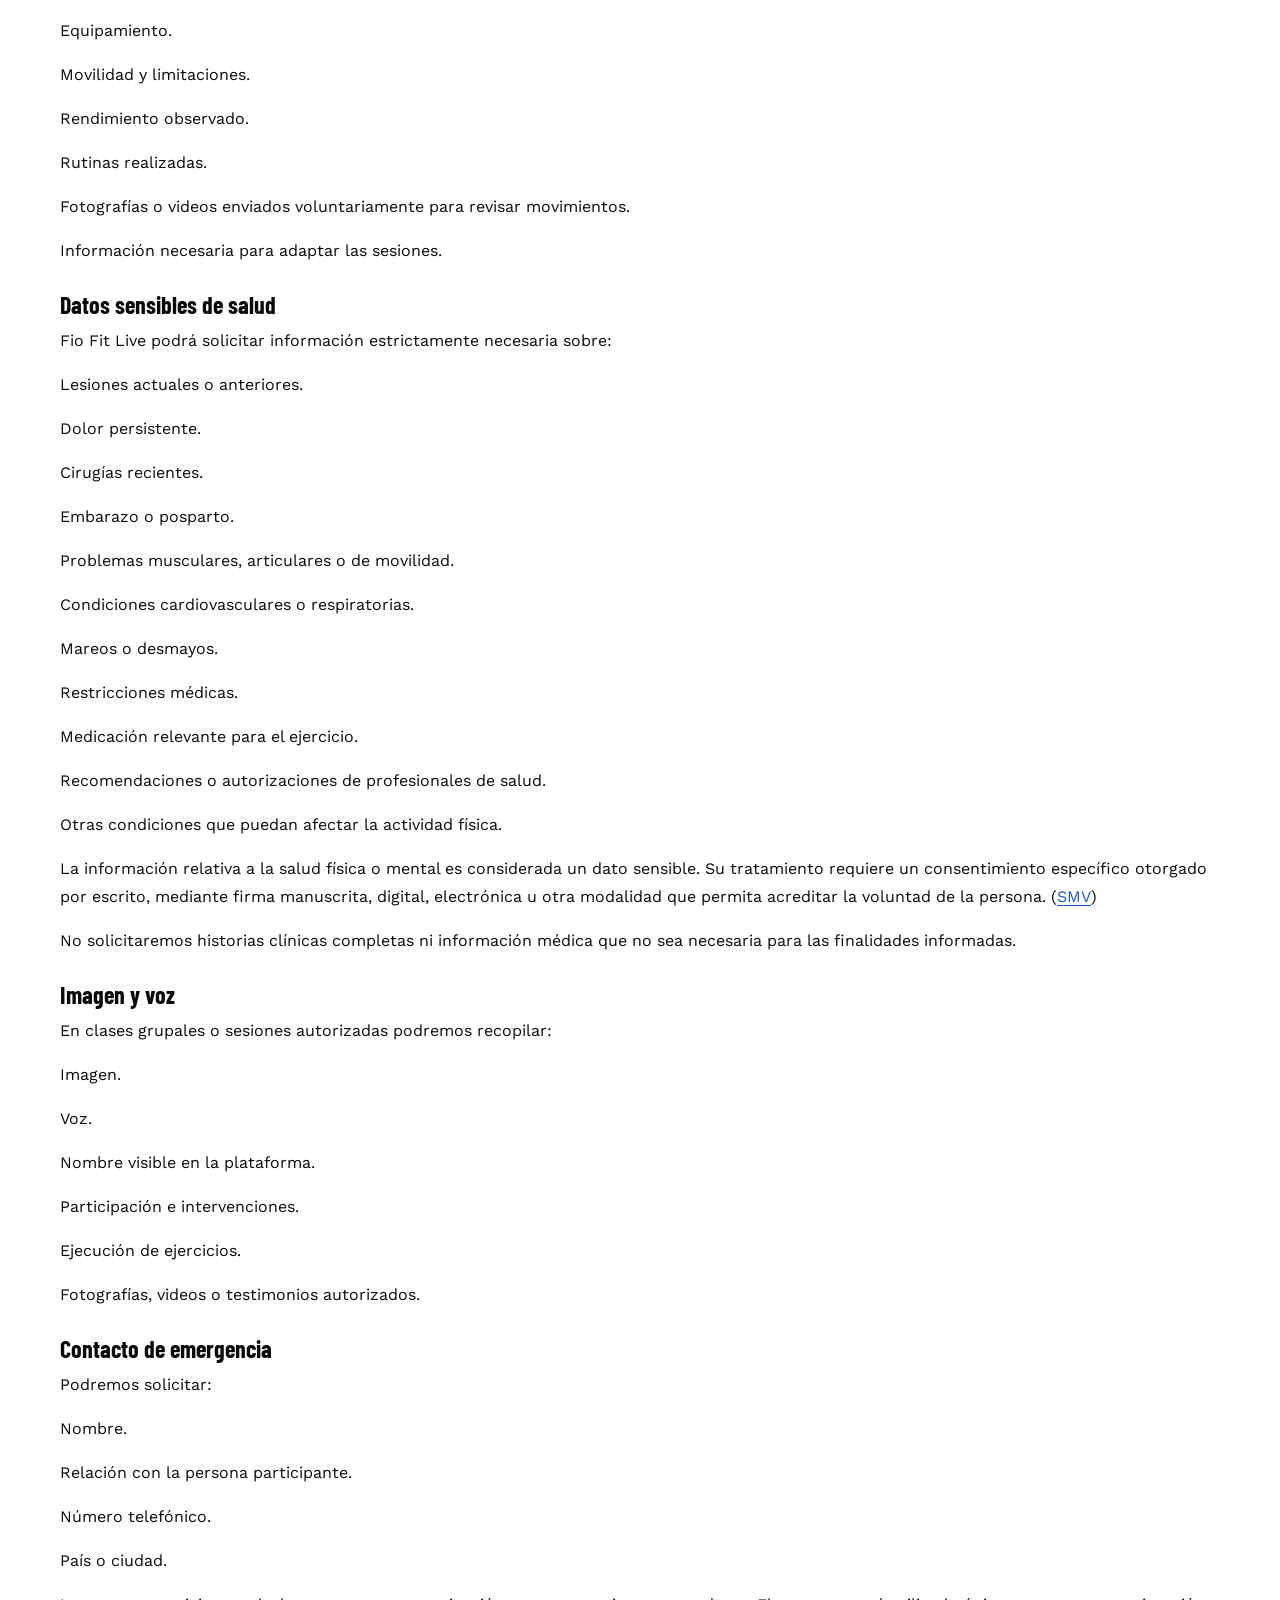
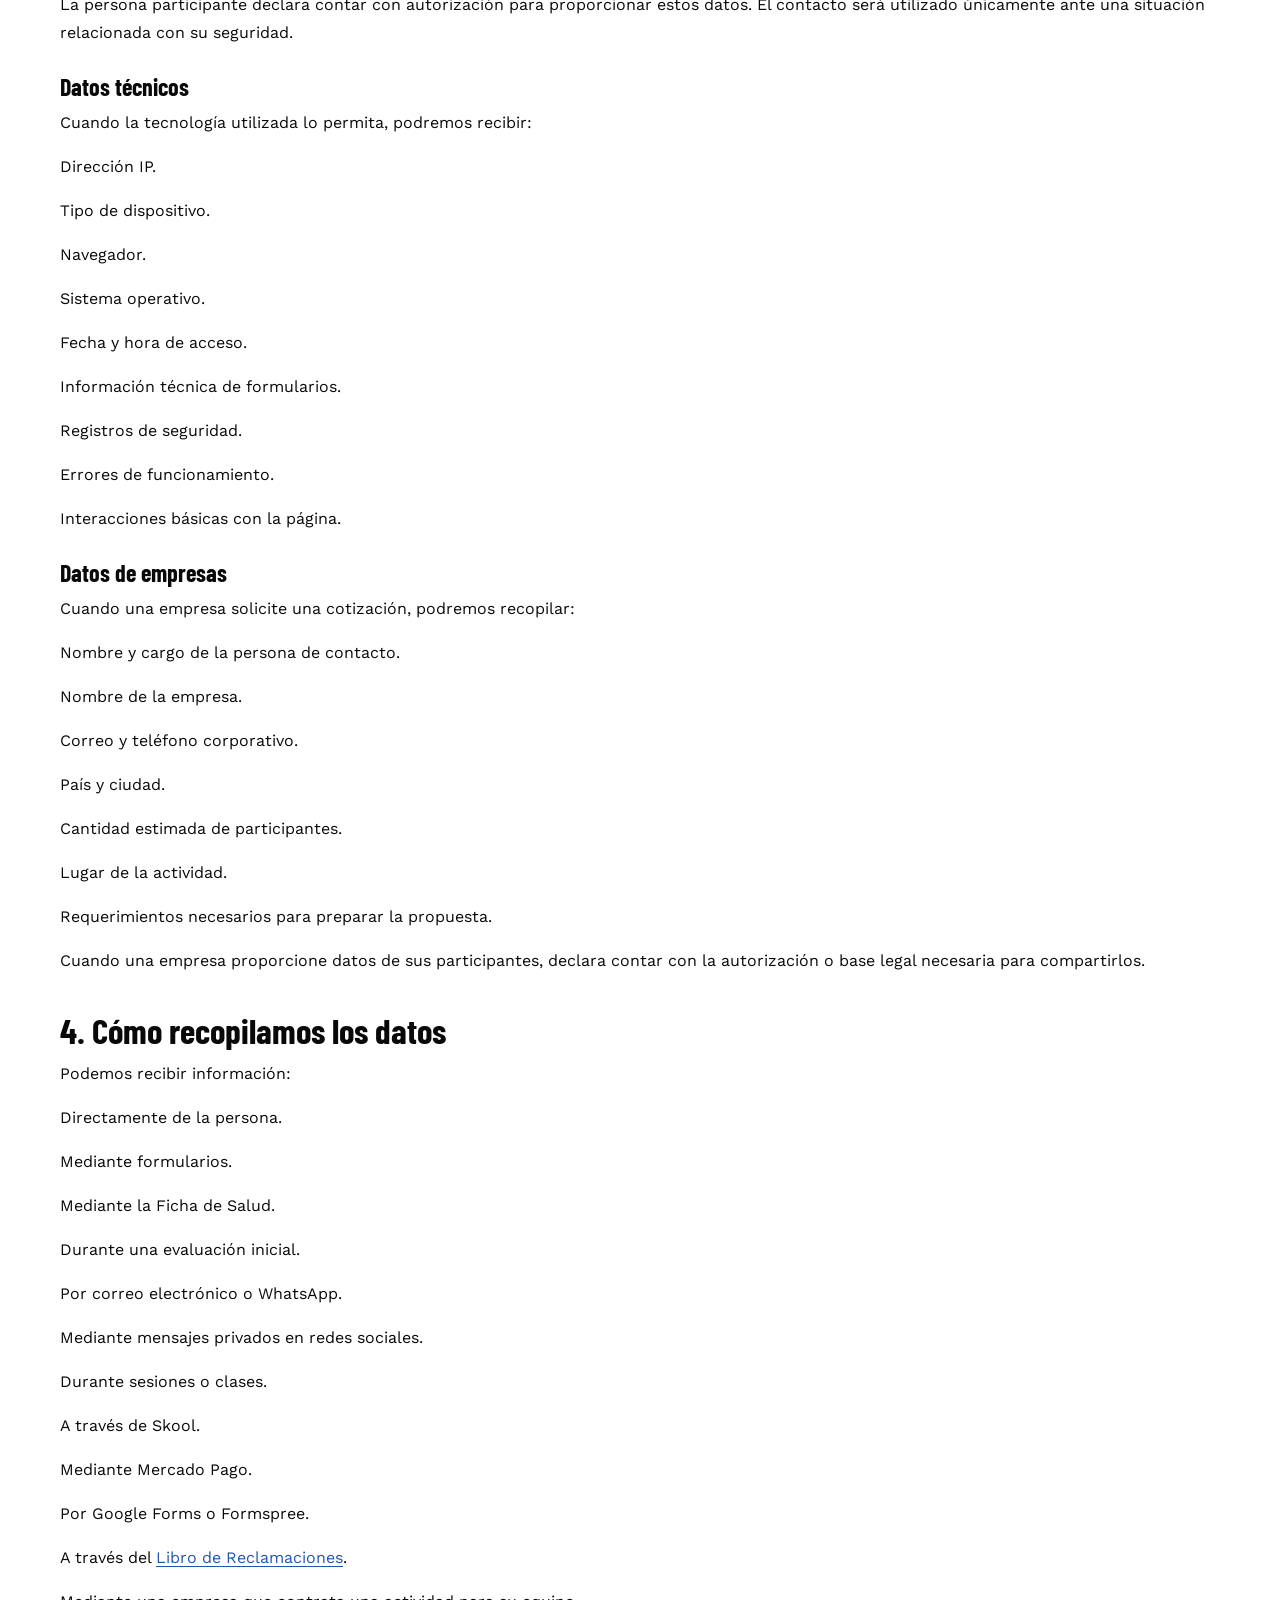
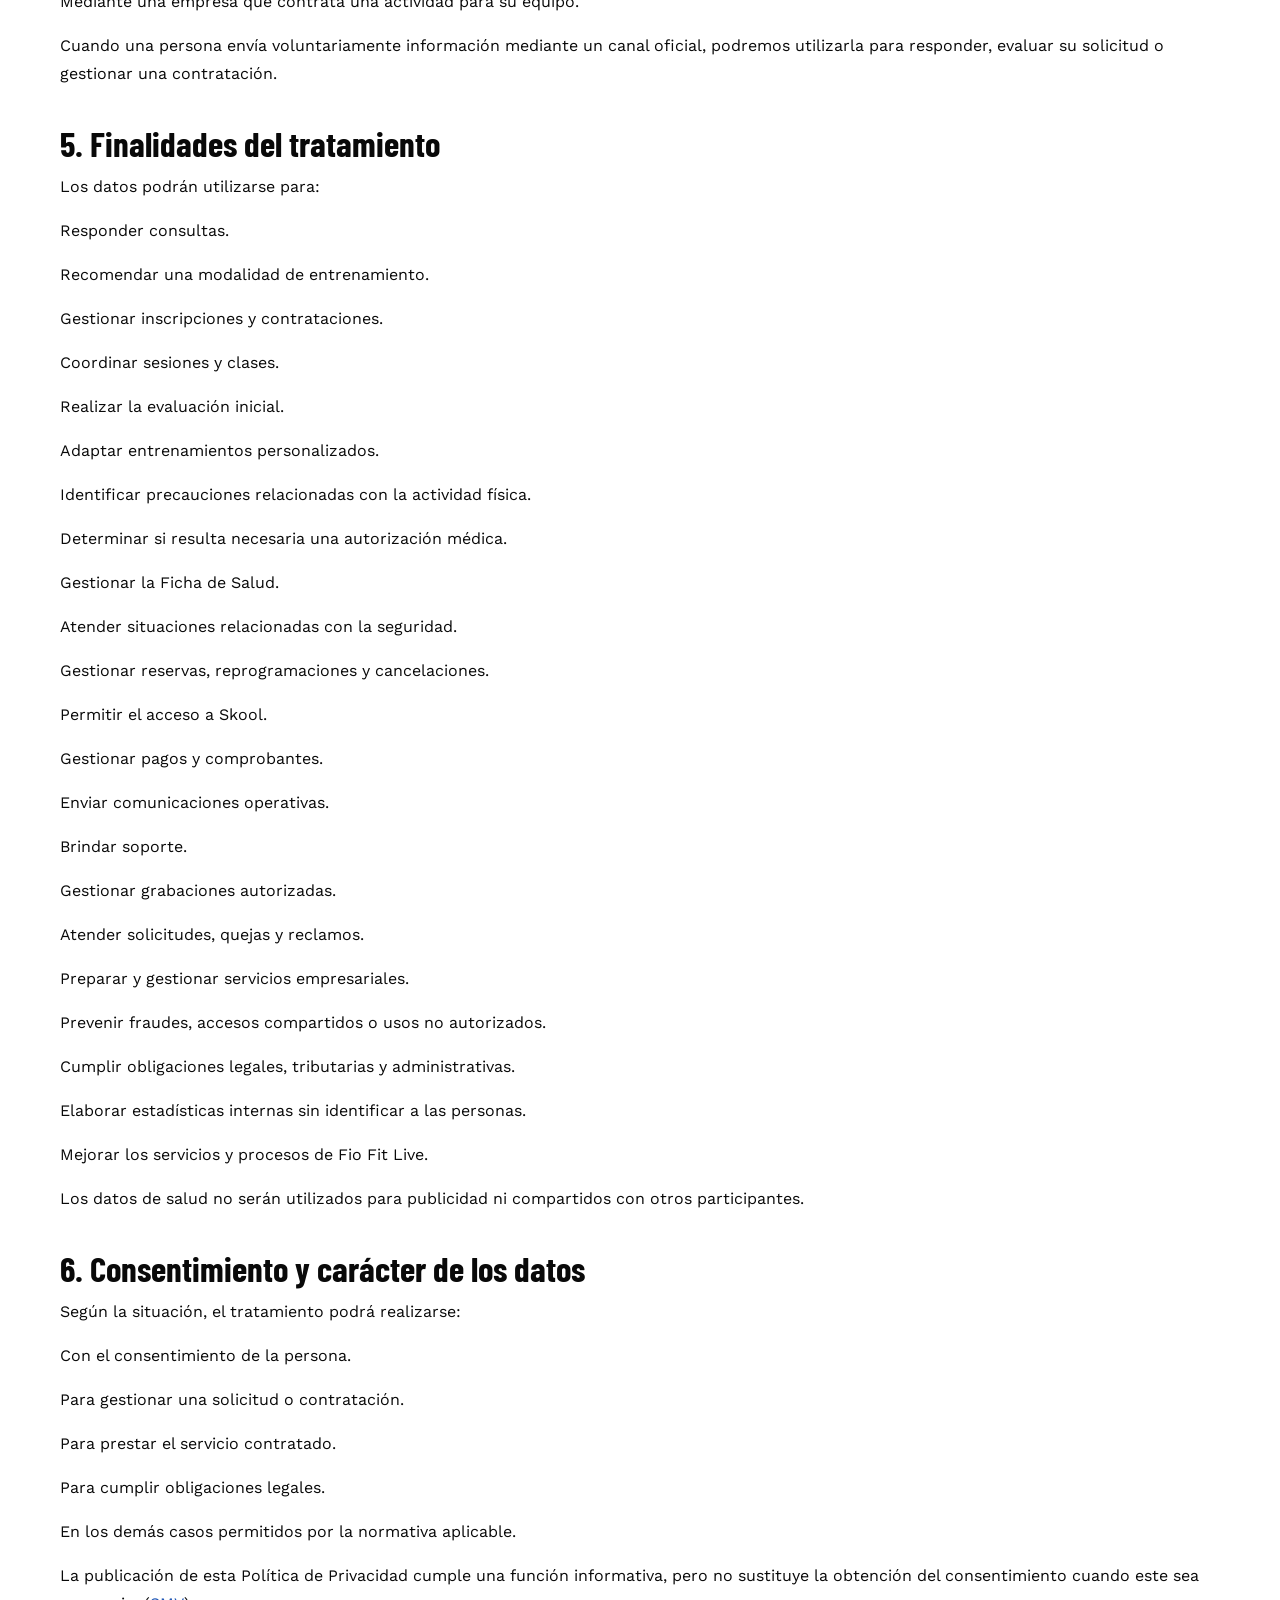
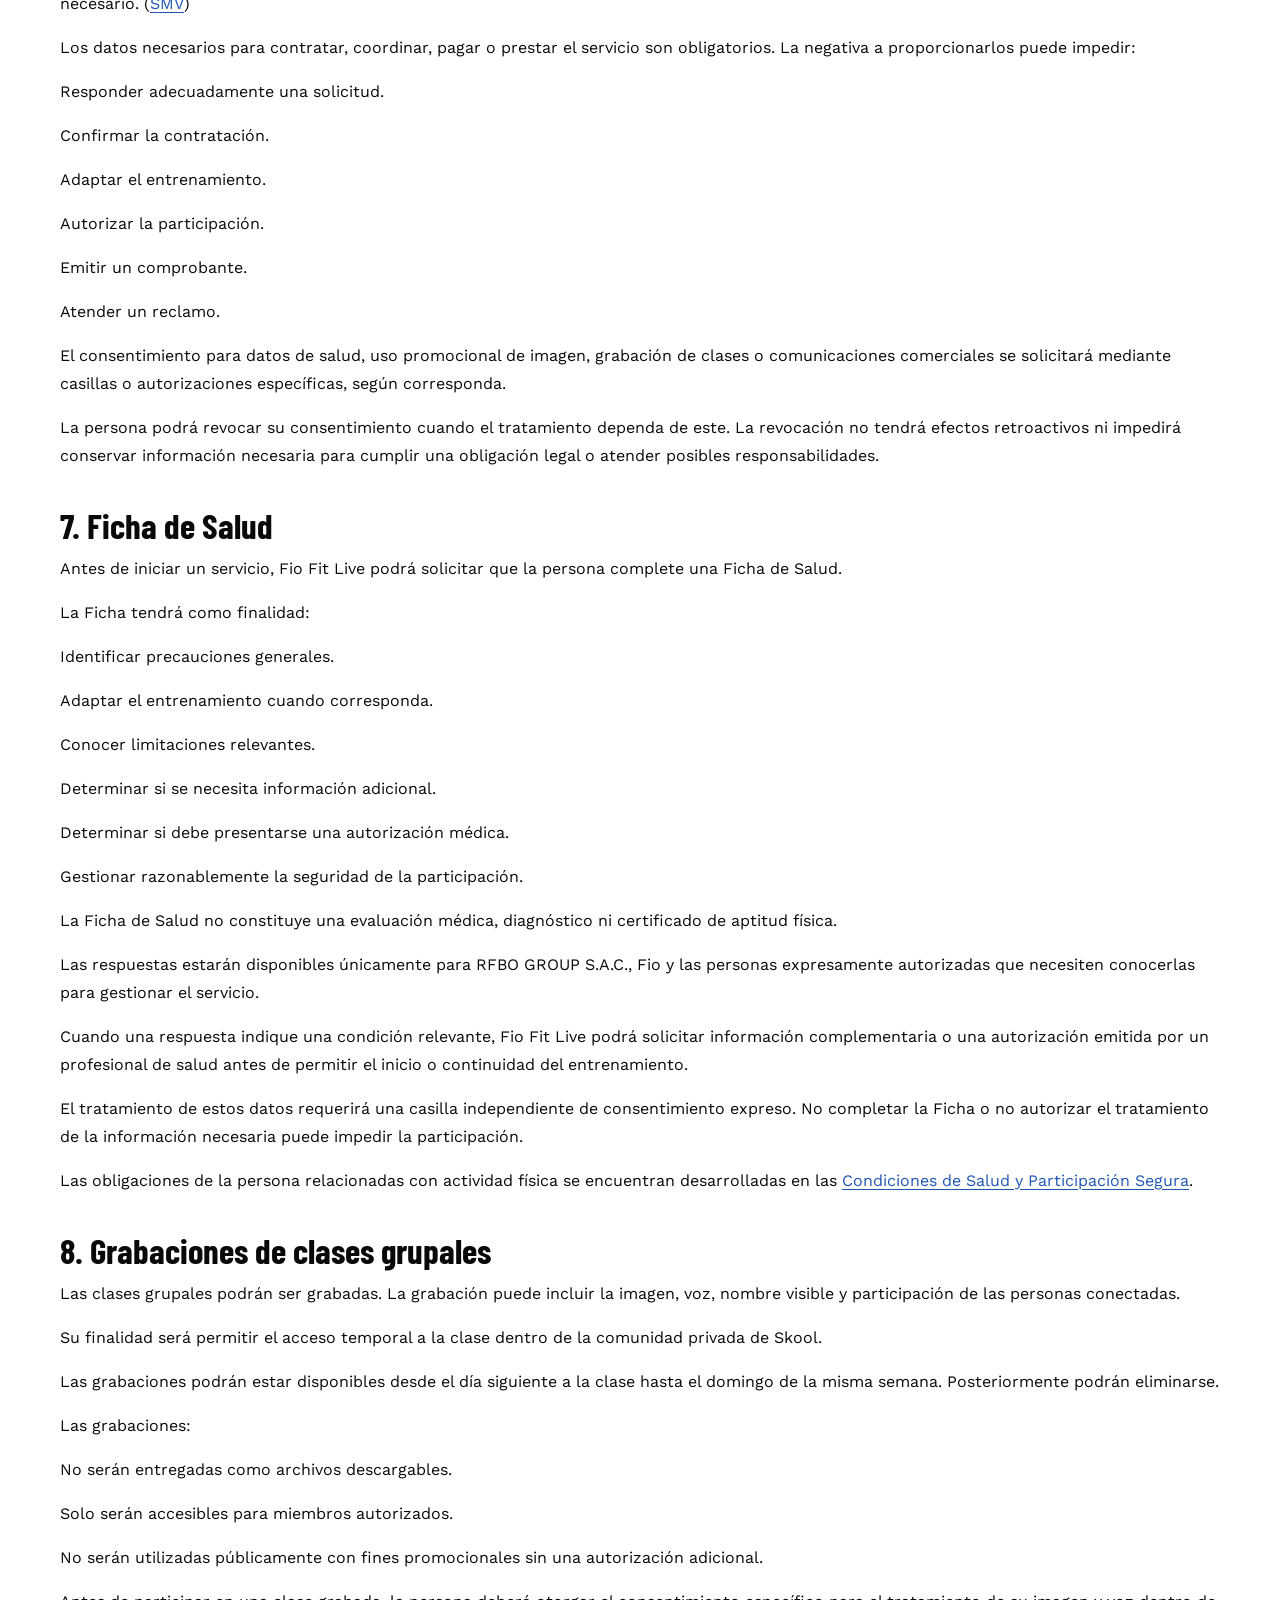
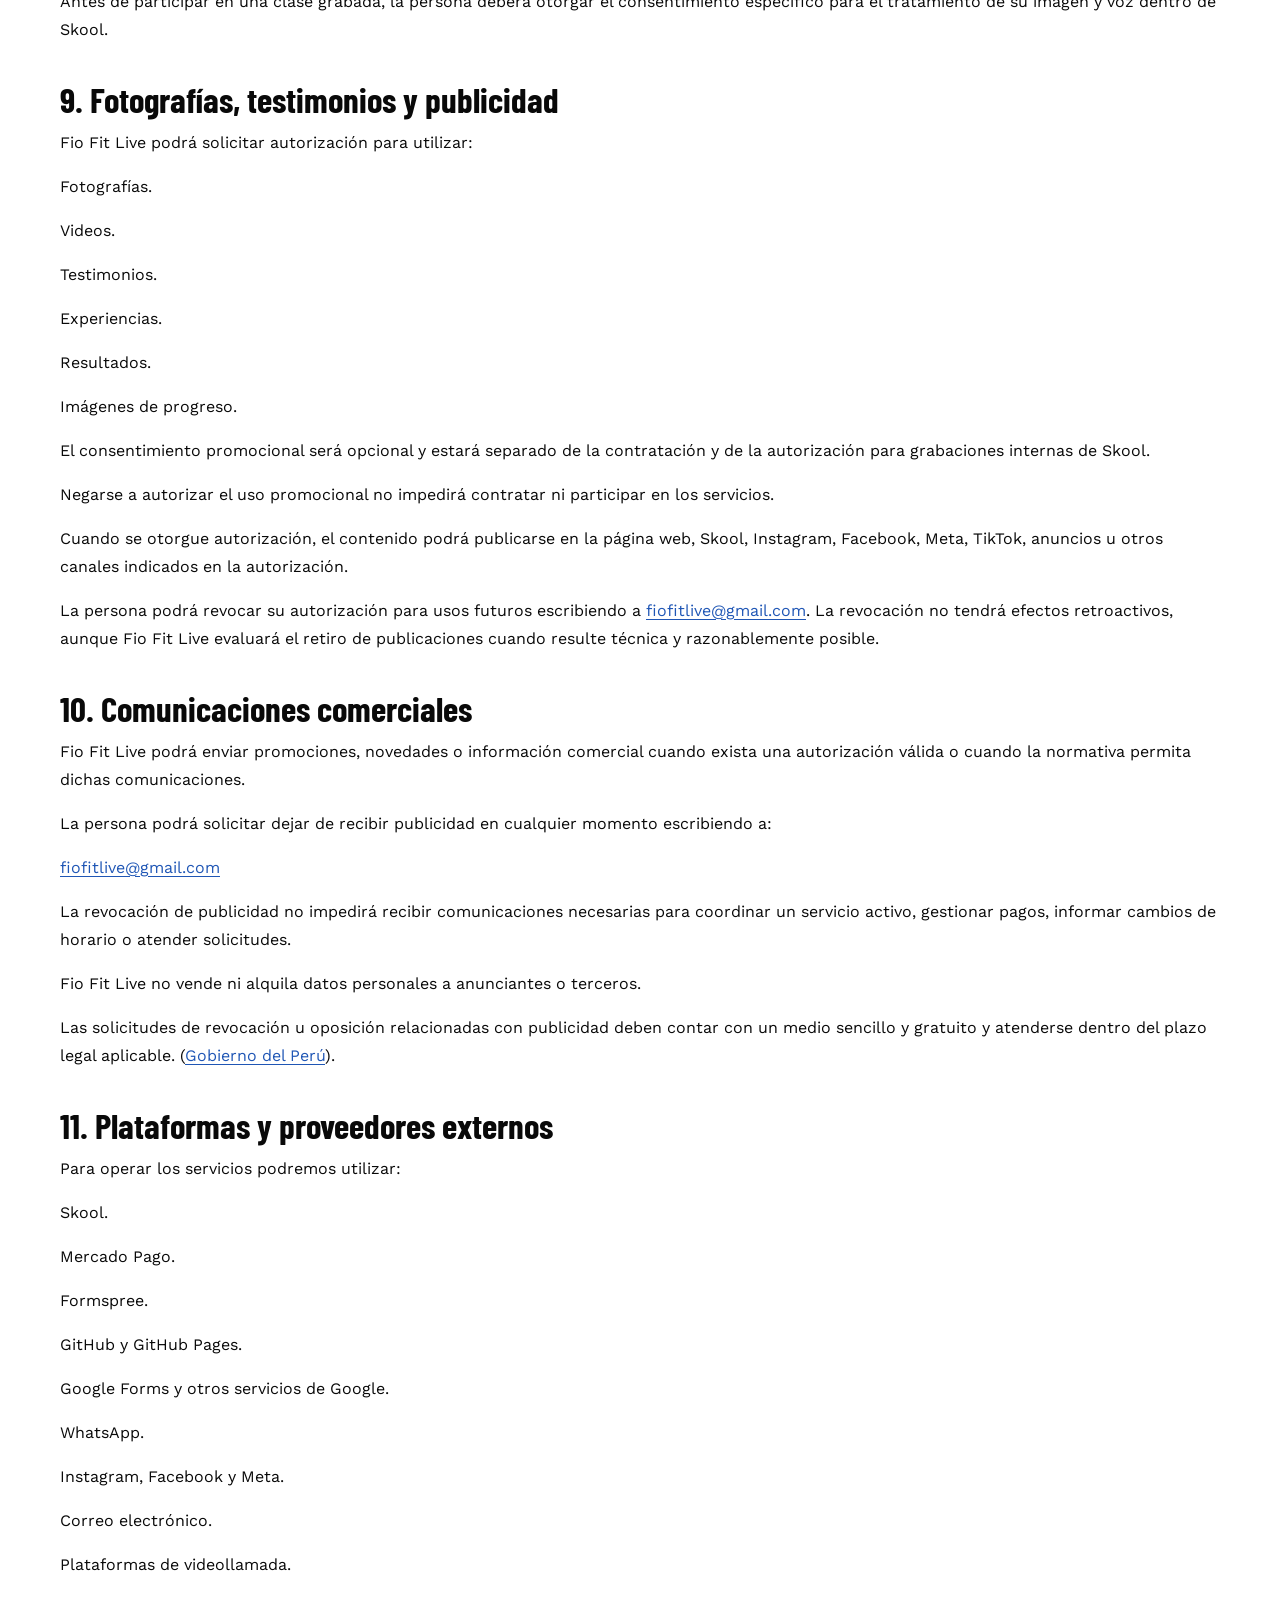
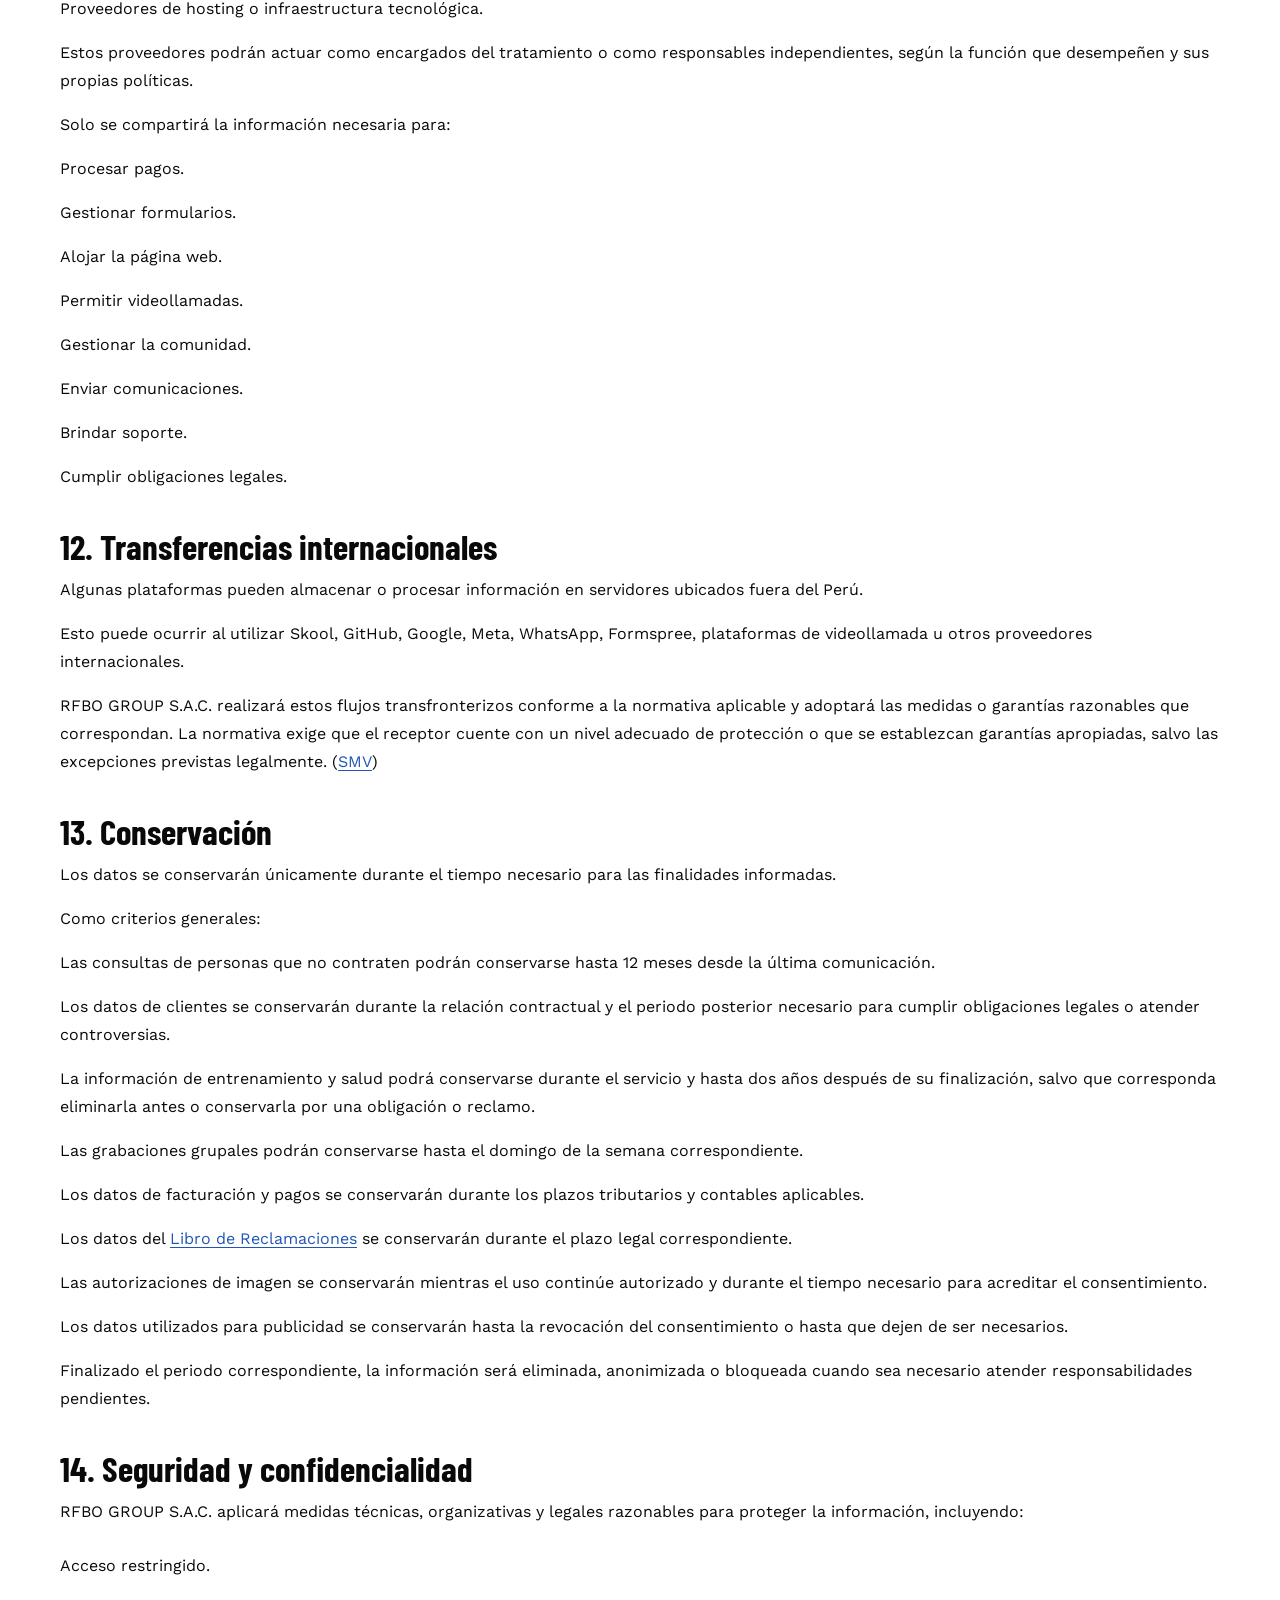
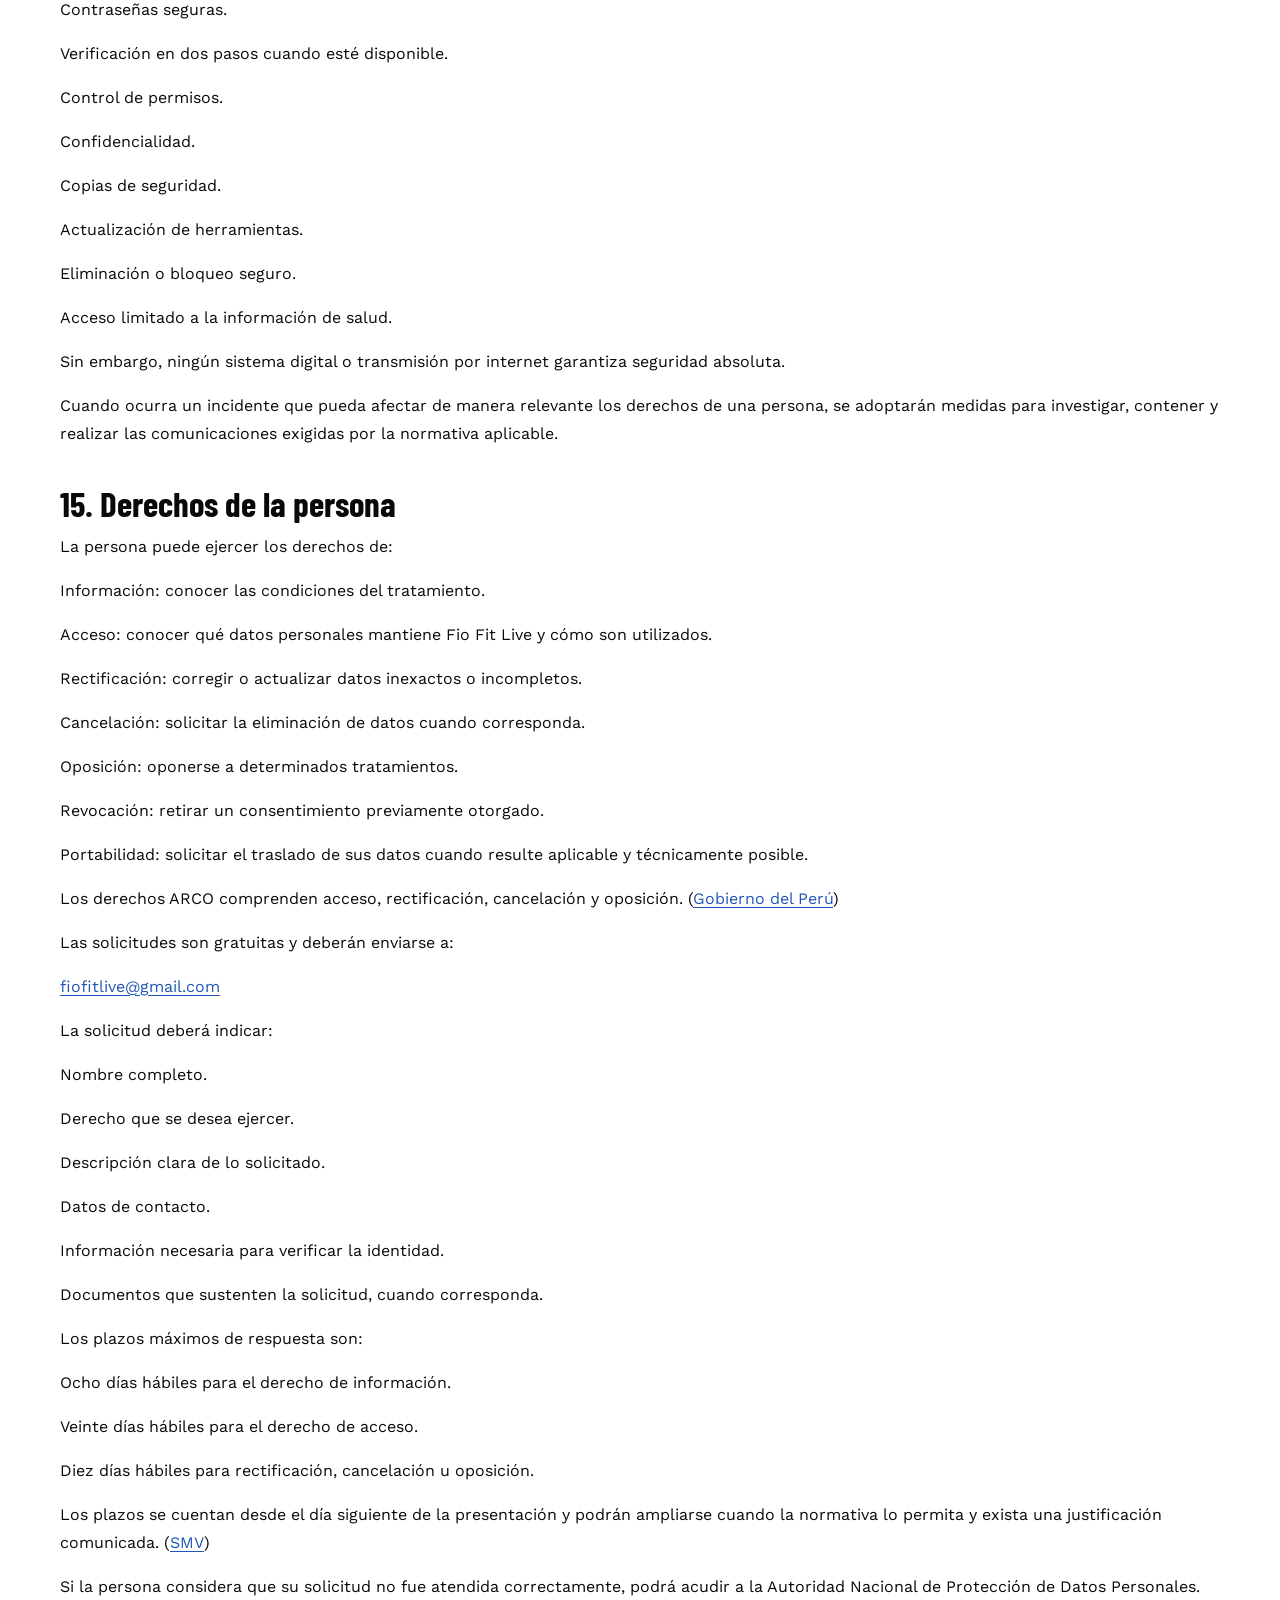
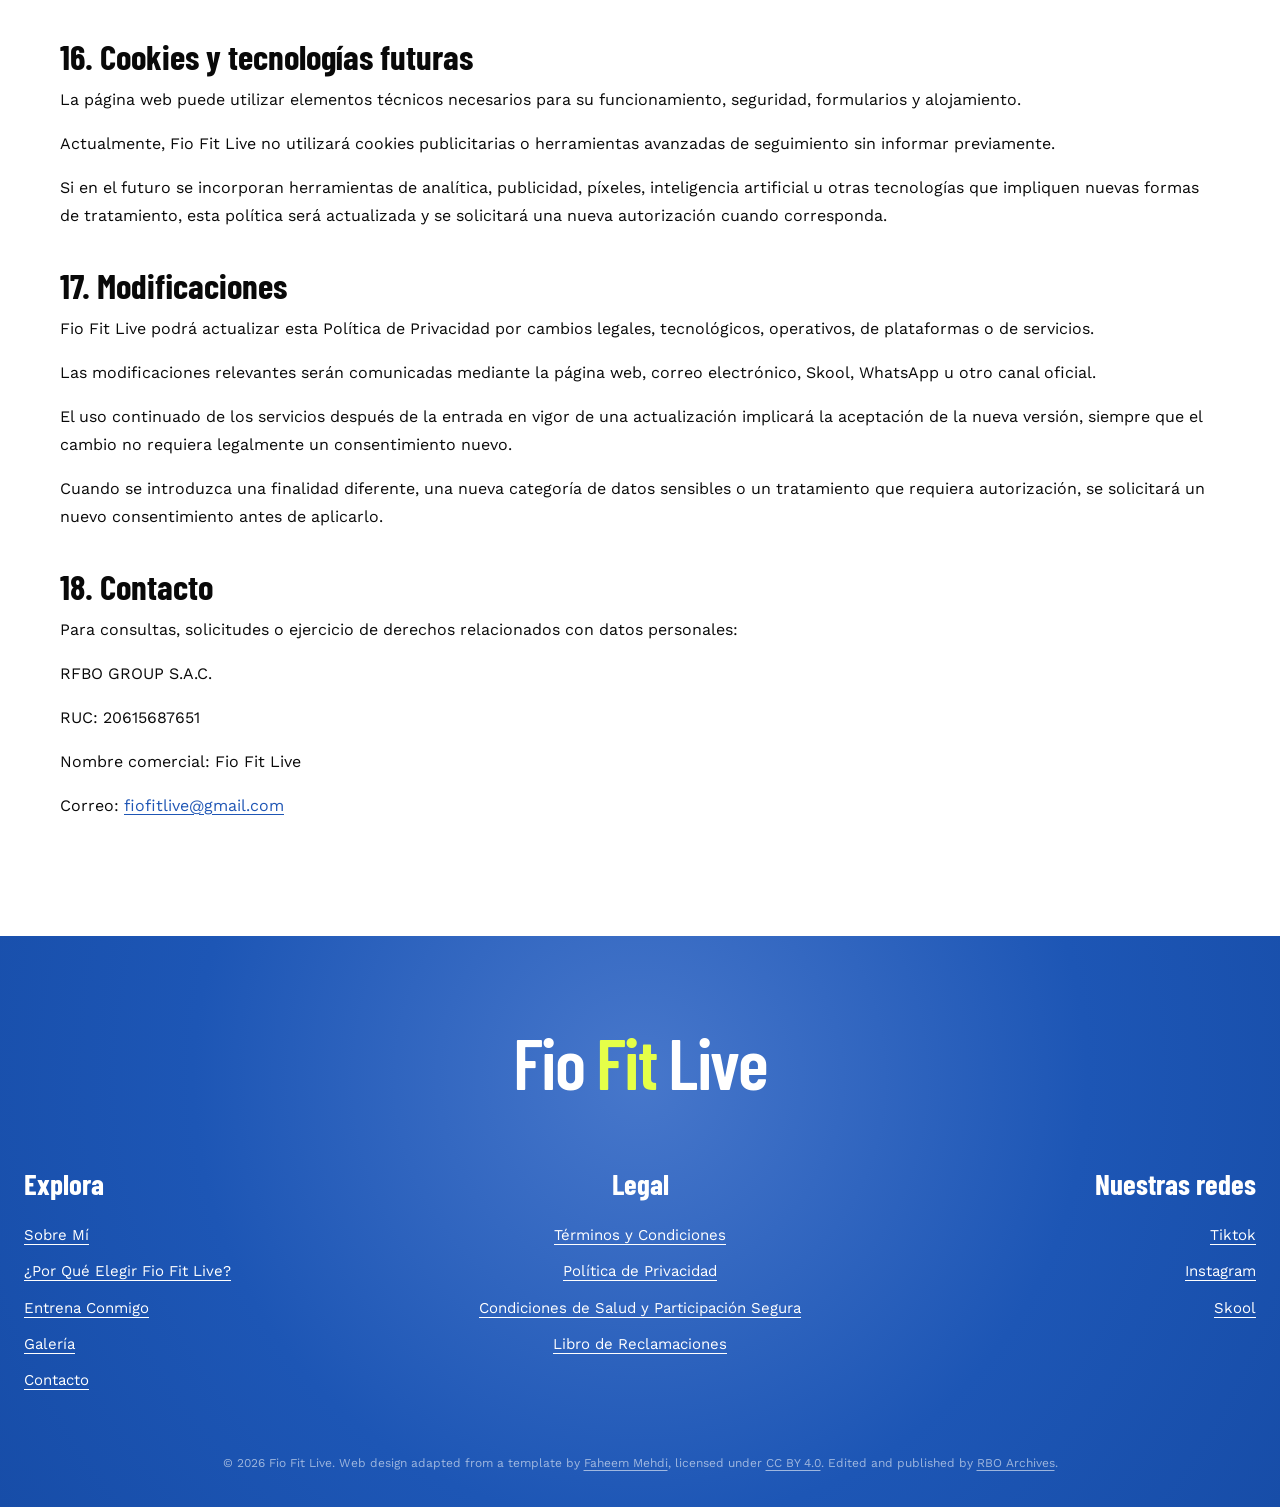
<file: politica-de-privacidad.html>
<!doctype html><html lang="es"><head><meta charset="utf-8"><meta name="viewport" content="width=device-width, initial-scale=1"><meta name="description" content="Política de Privacidad de Fio Fit Live."><title>Política de Privacidad | Fio Fit Live</title><link rel="icon" href="assets/favicon.ico" sizes="any"><link rel="icon" type="image/png" href="assets/favicon.png"><link rel="preconnect" href="https://fonts.googleapis.com"><link rel="preconnect" href="https://fonts.gstatic.com" crossorigin><link href="https://fonts.googleapis.com/css2?family=Barlow+Condensed:wght@500;600;700;800&family=Work+Sans:wght@300;400;500;600;700;800&display=swap" rel="stylesheet"><link rel="stylesheet" href="styles.css"></head><body><a class="skip-link" href="#contenido-legal">Saltar al contenido</a><header class="site-header" data-header><div class="nav-shell"><a class="brand" href="index.html#inicio" aria-label="Fio Fit Live - Inicio"><span class="brand-word">Fio</span><span class="brand-word brand-fit">Fit</span><span class="brand-word">Live</span></a><button class="nav-toggle" type="button" aria-label="Abrir menú" aria-expanded="false" aria-controls="primary-nav" data-nav-toggle><span></span><span></span><span></span></button><nav class="primary-nav" id="primary-nav" aria-label="Navegación principal" data-nav><a href="index.html#sobre-mi">Sobre Mí</a><a href="index.html#por-que-elegir">¿Por Qué Elegir Fio Fit Live?</a><a href="index.html#entrena-conmigo">Entrena Conmigo</a><a href="index.html#galeria">Galería</a><a href="index.html#contacto">Contacto</a><a class="nav-cta" href="index.html#entrena-conmigo">Empieza Ahora</a></nav></div></header><main class="legal-main" id="contenido-legal"><header class="legal-hero"><h1>Política de Privacidad</h1><p>Última actualización: 05 de agosto de 2026</p></header><article class="legal-article"><div class="company-block">
<p>RFBO GROUP S.A.C.</p>
<p>RUC: 20615687651</p>
<p>Nombre comercial: Fio Fit Live</p>
<p>Correo: <a href="mailto:fiofitlive@gmail.com">fiofitlive@gmail.com</a></p>
</div>
<p>Esta Política de Privacidad explica cómo RFBO GROUP S.A.C., mediante Fio Fit Live, recopila, utiliza, almacena, comparte y protege los datos personales de quienes visitan su página web, realizan consultas, contratan servicios, participan en entrenamientos o utilizan sus canales oficiales.</p>
<h2>1. Responsable y alcance</h2>
<div class="company-block">
<p>RFBO GROUP S.A.C. es responsable del tratamiento de los datos personales recopilados mediante Fio Fit Live.</p>
</div>
<p>Esta política se aplica a:</p>
<p>La página web y sus formularios.</p>
<p>Entrenamientos personalizados online y presenciales.</p>
<p>Programa grupal online y comunidad en Skool.</p>
<p>Servicios para empresas.</p>
<p>Ficha de Salud.</p>
<p>Clases y videollamadas.</p>
<p>Mercado Pago.</p>
<p>Correo electrónico.</p>
<p>WhatsApp.</p>
<p>Instagram, Facebook y otros servicios de Meta.</p>
<p>Google Forms y otros servicios de Google.</p>
<p>Formspree.</p>
<p>GitHub y GitHub Pages.</p>
<p><a href="https://forms.gle/sB8sHeoXAsSLvCHh9" target="_blank" rel="noopener">Libro de Reclamaciones</a>.</p>
<p>Otros canales oficiales que se incorporen en el futuro.</p>
<p>Los datos serán incorporados a los bancos de datos personales de titularidad de RFBO GROUP S.A.C. que correspondan según la finalidad para la cual hayan sido recopilados.</p>
<h2>2. Edad mínima</h2>
<p>Los servicios de Fio Fit Live están dirigidos exclusivamente a hombres y mujeres mayores de 18 años.</p>
<p>Fio Fit Live no recopila intencionalmente datos de menores de edad. Si se detecta que una persona menor proporcionó información falsa o utilizó datos de otra persona, su información podrá ser eliminada y su acceso cancelado.</p>
<h2>3. Datos personales que podemos recopilar</h2>
<p>Según el servicio o canal utilizado, podremos recopilar:</p>
<h3>Datos de identificación y contacto</h3>
<p>Nombres y apellidos.</p>
<p>Edad o fecha de nacimiento.</p>
<p>País y ciudad.</p>
<p>Correo electrónico.</p>
<p>Número de teléfono o WhatsApp.</p>
<p>Usuario de Skool o redes sociales.</p>
<p>Documento de identidad, cuando sea necesario para facturación, verificación o atención de reclamos.</p>
<h3>Datos relacionados con la contratación</h3>
<p>Servicio solicitado o contratado.</p>
<p>Modalidad online o presencial.</p>
<p>Horarios y disponibilidad.</p>
<p>Número de sesiones.</p>
<p>Fecha de inicio.</p>
<p>Historial de reservas.</p>
<p>Reprogramaciones, ausencias y cancelaciones.</p>
<p>Comunicaciones relacionadas con el servicio.</p>
<p>Información necesaria para emitir boletas o facturas.</p>
<h3>Datos de pago</h3>
<p>Podremos recibir:</p>
<p>Importe.</p>
<p>Moneda.</p>
<p>Fecha de pago.</p>
<p>Estado de la operación.</p>
<p>Identificador de la transacción.</p>
<p>Medio de pago utilizado.</p>
<p>Los pagos son procesados mediante Mercado Pago o Skool. Fio Fit Live no almacena el número completo de las tarjetas, códigos de seguridad ni credenciales bancarias.</p>
<h3>Datos relacionados con el entrenamiento</h3>
<p>Objetivos.</p>
<p>Nivel y experiencia.</p>
<p>Preferencias de entrenamiento.</p>
<p>Disponibilidad.</p>
<p>Equipamiento.</p>
<p>Movilidad y limitaciones.</p>
<p>Rendimiento observado.</p>
<p>Rutinas realizadas.</p>
<p>Fotografías o videos enviados voluntariamente para revisar movimientos.</p>
<p>Información necesaria para adaptar las sesiones.</p>
<h3>Datos sensibles de salud</h3>
<p>Fio Fit Live podrá solicitar información estrictamente necesaria sobre:</p>
<p>Lesiones actuales o anteriores.</p>
<p>Dolor persistente.</p>
<p>Cirugías recientes.</p>
<p>Embarazo o posparto.</p>
<p>Problemas musculares, articulares o de movilidad.</p>
<p>Condiciones cardiovasculares o respiratorias.</p>
<p>Mareos o desmayos.</p>
<p>Restricciones médicas.</p>
<p>Medicación relevante para el ejercicio.</p>
<p>Recomendaciones o autorizaciones de profesionales de salud.</p>
<p>Otras condiciones que puedan afectar la actividad física.</p>
<p>La información relativa a la salud física o mental es considerada un dato sensible. Su tratamiento requiere un consentimiento específico otorgado por escrito, mediante firma manuscrita, digital, electrónica u otra modalidad que permita acreditar la voluntad de la persona. (<a href="https://www.smv.gob.pe/Uploads/DS016_2024_JUS.pdf" target="_blank" rel="noopener">SMV</a>)</p>
<p>No solicitaremos historias clínicas completas ni información médica que no sea necesaria para las finalidades informadas.</p>
<h3>Imagen y voz</h3>
<p>En clases grupales o sesiones autorizadas podremos recopilar:</p>
<p>Imagen.</p>
<p>Voz.</p>
<p>Nombre visible en la plataforma.</p>
<p>Participación e intervenciones.</p>
<p>Ejecución de ejercicios.</p>
<p>Fotografías, videos o testimonios autorizados.</p>
<h3>Contacto de emergencia</h3>
<p>Podremos solicitar:</p>
<p>Nombre.</p>
<p>Relación con la persona participante.</p>
<p>Número telefónico.</p>
<p>País o ciudad.</p>
<p>La persona participante declara contar con autorización para proporcionar estos datos. El contacto será utilizado únicamente ante una situación relacionada con su seguridad.</p>
<h3>Datos técnicos</h3>
<p>Cuando la tecnología utilizada lo permita, podremos recibir:</p>
<p>Dirección IP.</p>
<p>Tipo de dispositivo.</p>
<p>Navegador.</p>
<p>Sistema operativo.</p>
<p>Fecha y hora de acceso.</p>
<p>Información técnica de formularios.</p>
<p>Registros de seguridad.</p>
<p>Errores de funcionamiento.</p>
<p>Interacciones básicas con la página.</p>
<h3>Datos de empresas</h3>
<p>Cuando una empresa solicite una cotización, podremos recopilar:</p>
<p>Nombre y cargo de la persona de contacto.</p>
<p>Nombre de la empresa.</p>
<p>Correo y teléfono corporativo.</p>
<p>País y ciudad.</p>
<p>Cantidad estimada de participantes.</p>
<p>Lugar de la actividad.</p>
<p>Requerimientos necesarios para preparar la propuesta.</p>
<p>Cuando una empresa proporcione datos de sus participantes, declara contar con la autorización o base legal necesaria para compartirlos.</p>
<h2>4. Cómo recopilamos los datos</h2>
<p>Podemos recibir información:</p>
<p>Directamente de la persona.</p>
<p>Mediante formularios.</p>
<p>Mediante la Ficha de Salud.</p>
<p>Durante una evaluación inicial.</p>
<p>Por correo electrónico o WhatsApp.</p>
<p>Mediante mensajes privados en redes sociales.</p>
<p>Durante sesiones o clases.</p>
<p>A través de Skool.</p>
<p>Mediante Mercado Pago.</p>
<p>Por Google Forms o Formspree.</p>
<p>A través del <a href="https://forms.gle/sB8sHeoXAsSLvCHh9" target="_blank" rel="noopener">Libro de Reclamaciones</a>.</p>
<p>Mediante una empresa que contrata una actividad para su equipo.</p>
<p>Cuando una persona envía voluntariamente información mediante un canal oficial, podremos utilizarla para responder, evaluar su solicitud o gestionar una contratación.</p>
<h2>5. Finalidades del tratamiento</h2>
<p>Los datos podrán utilizarse para:</p>
<p>Responder consultas.</p>
<p>Recomendar una modalidad de entrenamiento.</p>
<p>Gestionar inscripciones y contrataciones.</p>
<p>Coordinar sesiones y clases.</p>
<p>Realizar la evaluación inicial.</p>
<p>Adaptar entrenamientos personalizados.</p>
<p>Identificar precauciones relacionadas con la actividad física.</p>
<p>Determinar si resulta necesaria una autorización médica.</p>
<p>Gestionar la Ficha de Salud.</p>
<p>Atender situaciones relacionadas con la seguridad.</p>
<p>Gestionar reservas, reprogramaciones y cancelaciones.</p>
<p>Permitir el acceso a Skool.</p>
<p>Gestionar pagos y comprobantes.</p>
<p>Enviar comunicaciones operativas.</p>
<p>Brindar soporte.</p>
<p>Gestionar grabaciones autorizadas.</p>
<p>Atender solicitudes, quejas y reclamos.</p>
<p>Preparar y gestionar servicios empresariales.</p>
<p>Prevenir fraudes, accesos compartidos o usos no autorizados.</p>
<p>Cumplir obligaciones legales, tributarias y administrativas.</p>
<p>Elaborar estadísticas internas sin identificar a las personas.</p>
<p>Mejorar los servicios y procesos de Fio Fit Live.</p>
<p>Los datos de salud no serán utilizados para publicidad ni compartidos con otros participantes.</p>
<h2>6. Consentimiento y carácter de los datos</h2>
<p>Según la situación, el tratamiento podrá realizarse:</p>
<p>Con el consentimiento de la persona.</p>
<p>Para gestionar una solicitud o contratación.</p>
<p>Para prestar el servicio contratado.</p>
<p>Para cumplir obligaciones legales.</p>
<p>En los demás casos permitidos por la normativa aplicable.</p>
<p>La publicación de esta Política de Privacidad cumple una función informativa, pero no sustituye la obtención del consentimiento cuando este sea necesario. (<a href="https://www.smv.gob.pe/Uploads/DS016_2024_JUS.pdf" target="_blank" rel="noopener">SMV</a>)</p>
<p>Los datos necesarios para contratar, coordinar, pagar o prestar el servicio son obligatorios. La negativa a proporcionarlos puede impedir:</p>
<p>Responder adecuadamente una solicitud.</p>
<p>Confirmar la contratación.</p>
<p>Adaptar el entrenamiento.</p>
<p>Autorizar la participación.</p>
<p>Emitir un comprobante.</p>
<p>Atender un reclamo.</p>
<p>El consentimiento para datos de salud, uso promocional de imagen, grabación de clases o comunicaciones comerciales se solicitará mediante casillas o autorizaciones específicas, según corresponda.</p>
<p>La persona podrá revocar su consentimiento cuando el tratamiento dependa de este. La revocación no tendrá efectos retroactivos ni impedirá conservar información necesaria para cumplir una obligación legal o atender posibles responsabilidades.</p>
<h2>7. Ficha de Salud</h2>
<p>Antes de iniciar un servicio, Fio Fit Live podrá solicitar que la persona complete una Ficha de Salud.</p>
<p>La Ficha tendrá como finalidad:</p>
<p>Identificar precauciones generales.</p>
<p>Adaptar el entrenamiento cuando corresponda.</p>
<p>Conocer limitaciones relevantes.</p>
<p>Determinar si se necesita información adicional.</p>
<p>Determinar si debe presentarse una autorización médica.</p>
<p>Gestionar razonablemente la seguridad de la participación.</p>
<p>La Ficha de Salud no constituye una evaluación médica, diagnóstico ni certificado de aptitud física.</p>
<p>Las respuestas estarán disponibles únicamente para RFBO GROUP S.A.C., Fio y las personas expresamente autorizadas que necesiten conocerlas para gestionar el servicio.</p>
<p>Cuando una respuesta indique una condición relevante, Fio Fit Live podrá solicitar información complementaria o una autorización emitida por un profesional de salud antes de permitir el inicio o continuidad del entrenamiento.</p>
<p>El tratamiento de estos datos requerirá una casilla independiente de consentimiento expreso. No completar la Ficha o no autorizar el tratamiento de la información necesaria puede impedir la participación.</p>
<p>Las obligaciones de la persona relacionadas con actividad física se encuentran desarrolladas en las <a href="condiciones-de-salud.html" target="_blank" rel="noopener">Condiciones de Salud y Participación Segura</a>.</p>
<h2>8. Grabaciones de clases grupales</h2>
<p>Las clases grupales podrán ser grabadas. La grabación puede incluir la imagen, voz, nombre visible y participación de las personas conectadas.</p>
<p>Su finalidad será permitir el acceso temporal a la clase dentro de la comunidad privada de Skool.</p>
<p>Las grabaciones podrán estar disponibles desde el día siguiente a la clase hasta el domingo de la misma semana. Posteriormente podrán eliminarse.</p>
<p>Las grabaciones:</p>
<p>No serán entregadas como archivos descargables.</p>
<p>Solo serán accesibles para miembros autorizados.</p>
<p>No serán utilizadas públicamente con fines promocionales sin una autorización adicional.</p>
<p>Antes de participar en una clase grabada, la persona deberá otorgar el consentimiento específico para el tratamiento de su imagen y voz dentro de Skool.</p>
<h2>9. Fotografías, testimonios y publicidad</h2>
<p>Fio Fit Live podrá solicitar autorización para utilizar:</p>
<p>Fotografías.</p>
<p>Videos.</p>
<p>Testimonios.</p>
<p>Experiencias.</p>
<p>Resultados.</p>
<p>Imágenes de progreso.</p>
<p>El consentimiento promocional será opcional y estará separado de la contratación y de la autorización para grabaciones internas de Skool.</p>
<p>Negarse a autorizar el uso promocional no impedirá contratar ni participar en los servicios.</p>
<p>Cuando se otorgue autorización, el contenido podrá publicarse en la página web, Skool, Instagram, Facebook, Meta, TikTok, anuncios u otros canales indicados en la autorización.</p>
<p>La persona podrá revocar su autorización para usos futuros escribiendo a <a href="mailto:fiofitlive@gmail.com">fiofitlive@gmail.com</a>. La revocación no tendrá efectos retroactivos, aunque Fio Fit Live evaluará el retiro de publicaciones cuando resulte técnica y razonablemente posible.</p>
<h2>10. Comunicaciones comerciales</h2>
<p>Fio Fit Live podrá enviar promociones, novedades o información comercial cuando exista una autorización válida o cuando la normativa permita dichas comunicaciones.</p>
<p>La persona podrá solicitar dejar de recibir publicidad en cualquier momento escribiendo a:</p>
<p><a href="mailto:fiofitlive@gmail.com">fiofitlive@gmail.com</a></p>
<p>La revocación de publicidad no impedirá recibir comunicaciones necesarias para coordinar un servicio activo, gestionar pagos, informar cambios de horario o atender solicitudes.</p>
<p>Fio Fit Live no vende ni alquila datos personales a anunciantes o terceros.</p>
<p>Las solicitudes de revocación u oposición relacionadas con publicidad deben contar con un medio sencillo y gratuito y atenderse dentro del plazo legal aplicable. (<a href="https://www.gob.pe/institucion/congreso-de-la-republica/normas-legales/243470-29733" target="_blank" rel="noopener">Gobierno del Perú</a>).</p>
<h2>11. Plataformas y proveedores externos</h2>
<p>Para operar los servicios podremos utilizar:</p>
<p>Skool.</p>
<p>Mercado Pago.</p>
<p>Formspree.</p>
<p>GitHub y GitHub Pages.</p>
<p>Google Forms y otros servicios de Google.</p>
<p>WhatsApp.</p>
<p>Instagram, Facebook y Meta.</p>
<p>Correo electrónico.</p>
<p>Plataformas de videollamada.</p>
<p>Proveedores de hosting o infraestructura tecnológica.</p>
<p>Estos proveedores podrán actuar como encargados del tratamiento o como responsables independientes, según la función que desempeñen y sus propias políticas.</p>
<p>Solo se compartirá la información necesaria para:</p>
<p>Procesar pagos.</p>
<p>Gestionar formularios.</p>
<p>Alojar la página web.</p>
<p>Permitir videollamadas.</p>
<p>Gestionar la comunidad.</p>
<p>Enviar comunicaciones.</p>
<p>Brindar soporte.</p>
<p>Cumplir obligaciones legales.</p>
<h2>12. Transferencias internacionales</h2>
<p>Algunas plataformas pueden almacenar o procesar información en servidores ubicados fuera del Perú.</p>
<p>Esto puede ocurrir al utilizar Skool, GitHub, Google, Meta, WhatsApp, Formspree, plataformas de videollamada u otros proveedores internacionales.</p>
<div class="company-block">
<p>RFBO GROUP S.A.C. realizará estos flujos transfronterizos conforme a la normativa aplicable y adoptará las medidas o garantías razonables que correspondan. La normativa exige que el receptor cuente con un nivel adecuado de protección o que se establezcan garantías apropiadas, salvo las excepciones previstas legalmente. (<a href="https://www.smv.gob.pe/Uploads/DS016_2024_JUS.pdf" target="_blank" rel="noopener">SMV</a>)</p>
</div>
<h2>13. Conservación</h2>
<p>Los datos se conservarán únicamente durante el tiempo necesario para las finalidades informadas.</p>
<p>Como criterios generales:</p>
<p>Las consultas de personas que no contraten podrán conservarse hasta 12 meses desde la última comunicación.</p>
<p>Los datos de clientes se conservarán durante la relación contractual y el periodo posterior necesario para cumplir obligaciones legales o atender controversias.</p>
<p>La información de entrenamiento y salud podrá conservarse durante el servicio y hasta dos años después de su finalización, salvo que corresponda eliminarla antes o conservarla por una obligación o reclamo.</p>
<p>Las grabaciones grupales podrán conservarse hasta el domingo de la semana correspondiente.</p>
<p>Los datos de facturación y pagos se conservarán durante los plazos tributarios y contables aplicables.</p>
<p>Los datos del <a href="https://forms.gle/sB8sHeoXAsSLvCHh9" target="_blank" rel="noopener">Libro de Reclamaciones</a> se conservarán durante el plazo legal correspondiente.</p>
<p>Las autorizaciones de imagen se conservarán mientras el uso continúe autorizado y durante el tiempo necesario para acreditar el consentimiento.</p>
<p>Los datos utilizados para publicidad se conservarán hasta la revocación del consentimiento o hasta que dejen de ser necesarios.</p>
<p>Finalizado el periodo correspondiente, la información será eliminada, anonimizada o bloqueada cuando sea necesario atender responsabilidades pendientes.</p>
<h2>14. Seguridad y confidencialidad</h2>
<div class="company-block">
<p>RFBO GROUP S.A.C. aplicará medidas técnicas, organizativas y legales razonables para proteger la información, incluyendo:</p>
</div>
<p>Acceso restringido.</p>
<p>Contraseñas seguras.</p>
<p>Verificación en dos pasos cuando esté disponible.</p>
<p>Control de permisos.</p>
<p>Confidencialidad.</p>
<p>Copias de seguridad.</p>
<p>Actualización de herramientas.</p>
<p>Eliminación o bloqueo seguro.</p>
<p>Acceso limitado a la información de salud.</p>
<p>Sin embargo, ningún sistema digital o transmisión por internet garantiza seguridad absoluta.</p>
<p>Cuando ocurra un incidente que pueda afectar de manera relevante los derechos de una persona, se adoptarán medidas para investigar, contener y realizar las comunicaciones exigidas por la normativa aplicable.</p>
<h2>15. Derechos de la persona</h2>
<p>La persona puede ejercer los derechos de:</p>
<p>Información: conocer las condiciones del tratamiento.</p>
<p>Acceso: conocer qué datos personales mantiene Fio Fit Live y cómo son utilizados.</p>
<p>Rectificación: corregir o actualizar datos inexactos o incompletos.</p>
<p>Cancelación: solicitar la eliminación de datos cuando corresponda.</p>
<p>Oposición: oponerse a determinados tratamientos.</p>
<p>Revocación: retirar un consentimiento previamente otorgado.</p>
<p>Portabilidad: solicitar el traslado de sus datos cuando resulte aplicable y técnicamente posible.</p>
<p>Los derechos ARCO comprenden acceso, rectificación, cancelación y oposición. (<a href="https://www.gob.pe/institucion/congreso-de-la-republica/normas-legales/243470-29733" target="_blank" rel="noopener">Gobierno del Perú</a>)</p>
<p>Las solicitudes son gratuitas y deberán enviarse a:</p>
<p><a href="mailto:fiofitlive@gmail.com">fiofitlive@gmail.com</a></p>
<p>La solicitud deberá indicar:</p>
<p>Nombre completo.</p>
<p>Derecho que se desea ejercer.</p>
<p>Descripción clara de lo solicitado.</p>
<p>Datos de contacto.</p>
<p>Información necesaria para verificar la identidad.</p>
<p>Documentos que sustenten la solicitud, cuando corresponda.</p>
<p>Los plazos máximos de respuesta son:</p>
<p>Ocho días hábiles para el derecho de información.</p>
<p>Veinte días hábiles para el derecho de acceso.</p>
<p>Diez días hábiles para rectificación, cancelación u oposición.</p>
<p>Los plazos se cuentan desde el día siguiente de la presentación y podrán ampliarse cuando la normativa lo permita y exista una justificación comunicada. (<a href="https://www.smv.gob.pe/Uploads/DS016_2024_JUS.pdf" target="_blank" rel="noopener">SMV</a>)</p>
<p>Si la persona considera que su solicitud no fue atendida correctamente, podrá acudir a la Autoridad Nacional de Protección de Datos Personales.</p>
<h2>16. Cookies y tecnologías futuras</h2>
<p>La página web puede utilizar elementos técnicos necesarios para su funcionamiento, seguridad, formularios y alojamiento.</p>
<p>Actualmente, Fio Fit Live no utilizará cookies publicitarias o herramientas avanzadas de seguimiento sin informar previamente.</p>
<p>Si en el futuro se incorporan herramientas de analítica, publicidad, píxeles, inteligencia artificial u otras tecnologías que impliquen nuevas formas de tratamiento, esta política será actualizada y se solicitará una nueva autorización cuando corresponda.</p>
<h2>17. Modificaciones</h2>
<p>Fio Fit Live podrá actualizar esta Política de Privacidad por cambios legales, tecnológicos, operativos, de plataformas o de servicios.</p>
<p>Las modificaciones relevantes serán comunicadas mediante la página web, correo electrónico, Skool, WhatsApp u otro canal oficial.</p>
<p>El uso continuado de los servicios después de la entrada en vigor de una actualización implicará la aceptación de la nueva versión, siempre que el cambio no requiera legalmente un consentimiento nuevo.</p>
<p>Cuando se introduzca una finalidad diferente, una nueva categoría de datos sensibles o un tratamiento que requiera autorización, se solicitará un nuevo consentimiento antes de aplicarlo.</p>
<h2>18. Contacto</h2>
<p>Para consultas, solicitudes o ejercicio de derechos relacionados con datos personales:</p>
<div class="company-block">
<p>RFBO GROUP S.A.C.</p>
<p>RUC: 20615687651</p>
<p>Nombre comercial: Fio Fit Live</p>
<p>Correo: <a href="mailto:fiofitlive@gmail.com">fiofitlive@gmail.com</a></p>
</div></article></main><footer class="site-footer"><div class="footer-inner"><a class="footer-brand" href="index.html#inicio"><span class="brand-word">Fio</span><span class="brand-word brand-fit">Fit</span><span class="brand-word">Live</span></a><div class="footer-grid"><div><h2>Explora</h2><a href="index.html#sobre-mi">Sobre Mí</a><a href="index.html#por-que-elegir">¿Por Qué Elegir Fio Fit Live?</a><a href="index.html#entrena-conmigo">Entrena Conmigo</a><a href="index.html#galeria">Galería</a><a href="index.html#contacto">Contacto</a></div><div><h2>Legal</h2><a href="terminos-y-condiciones.html" target="_blank" rel="noopener">Términos y Condiciones</a><a href="politica-de-privacidad.html" target="_blank" rel="noopener">Política de Privacidad</a><a href="condiciones-de-salud.html" target="_blank" rel="noopener">Condiciones de Salud y Participación Segura</a><a href="https://forms.gle/sB8sHeoXAsSLvCHh9" target="_blank" rel="noopener">Libro de Reclamaciones</a></div><div><h2>Nuestras redes</h2><a href="https://www.tiktok.com/@fiofitlive" target="_blank" rel="noopener">Tiktok</a><a href="https://www.instagram.com/fiofitlive/" target="_blank" rel="noopener">Instagram</a><a href="https://www.skool.com/flowneuro-1684" target="_blank" rel="noopener">Skool</a></div></div><p class="footer-credit">© 2026 Fio Fit Live. Web design adapted from a template by <a href="https://www.figma.com/@faheemmehdi?fuid=1426662797990521942" target="_blank" rel="noopener">Faheem Mehdi</a>, licensed under <a href="https://creativecommons.org/licenses/by/4.0/" target="_blank" rel="noopener">CC BY 4.0</a>. Edited and published by <a href="https://rboarchives.com/" target="_blank" rel="noopener">RBO Archives</a>.</p></div></footer><script src="script.js"></script></body></html>
</file>
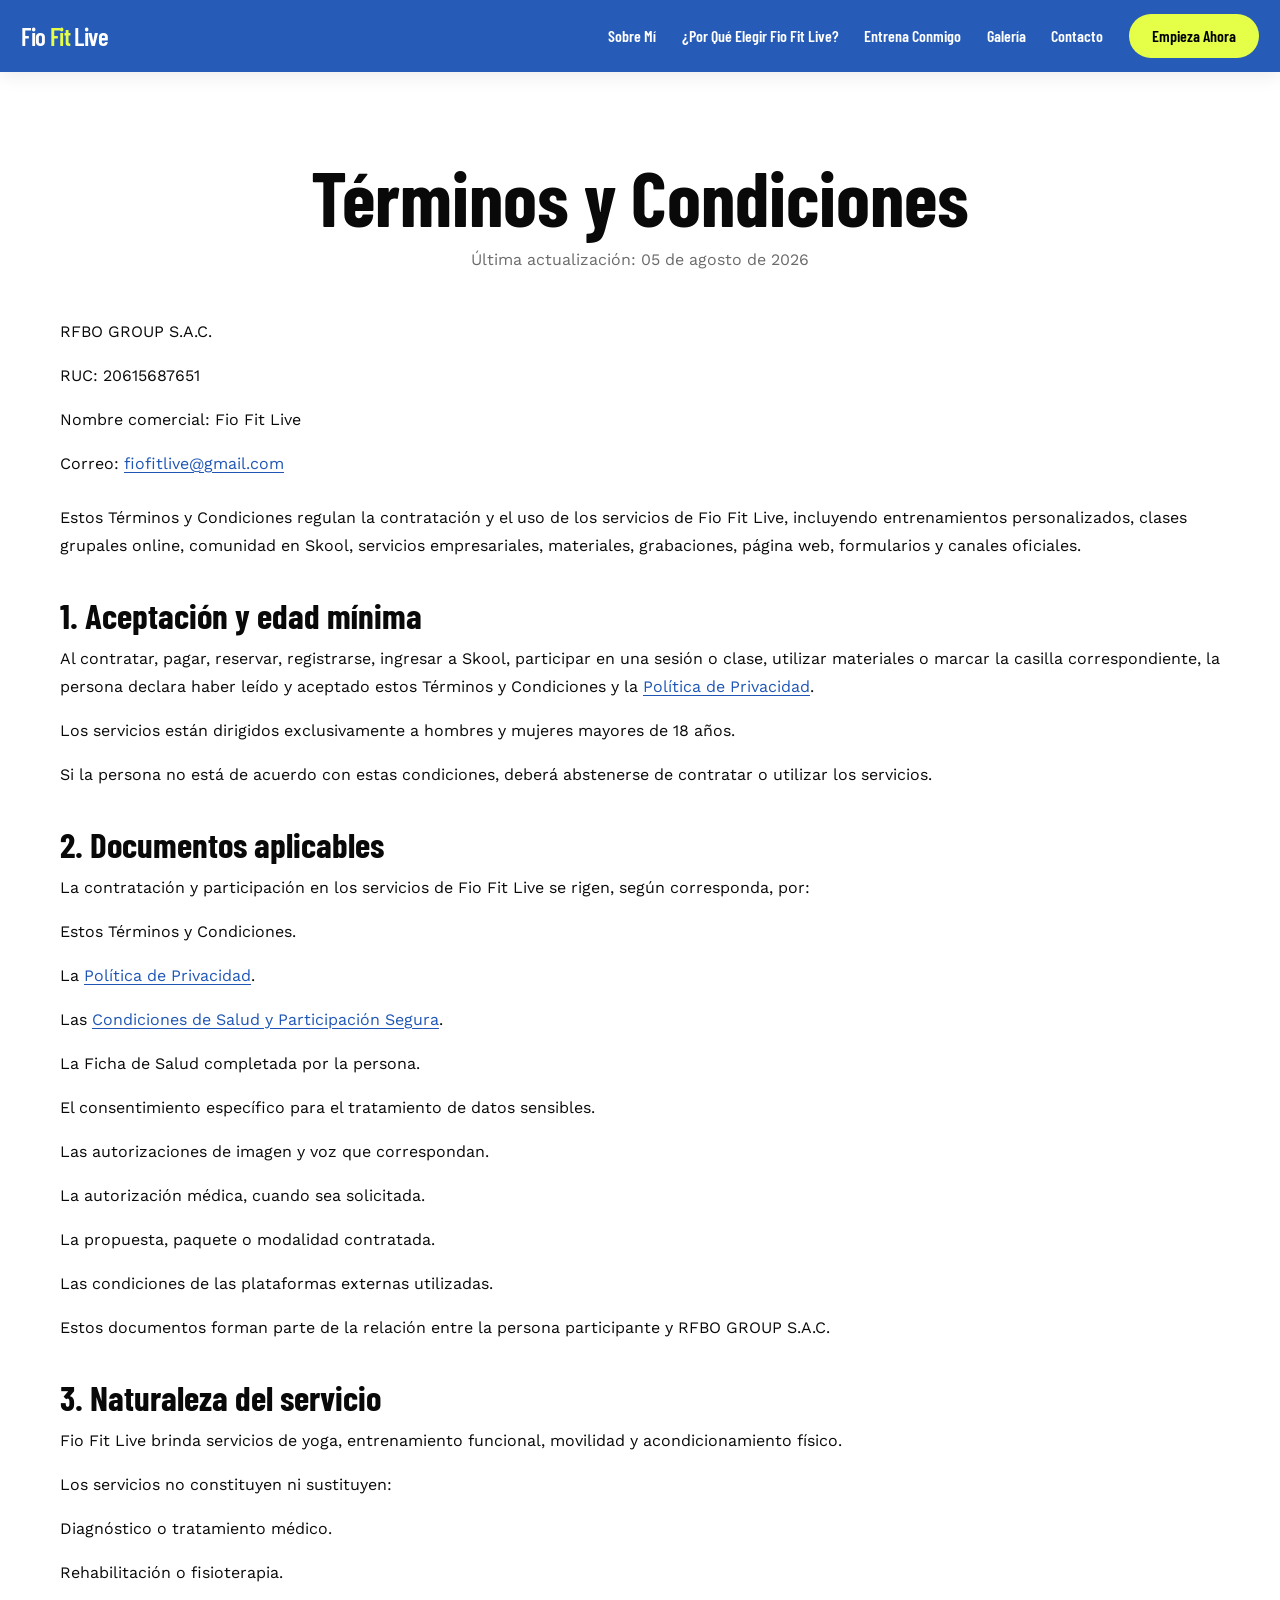
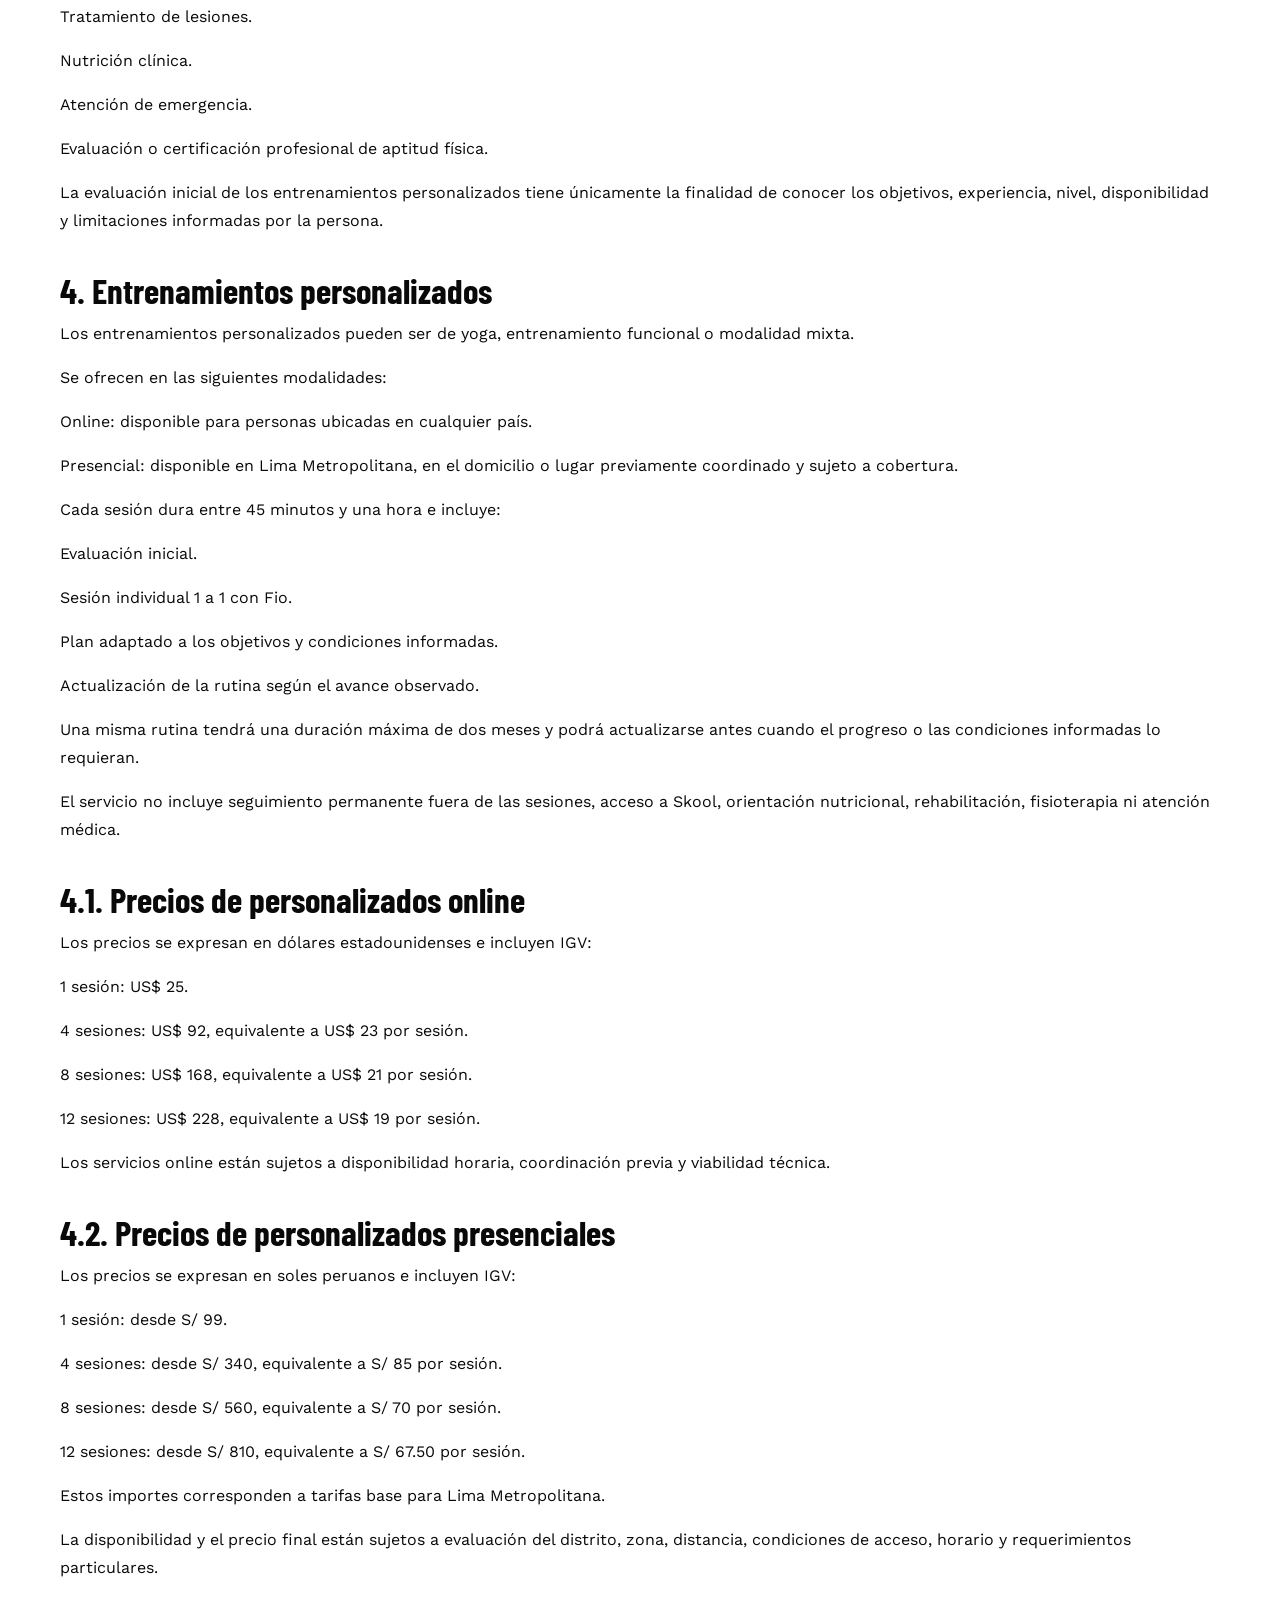
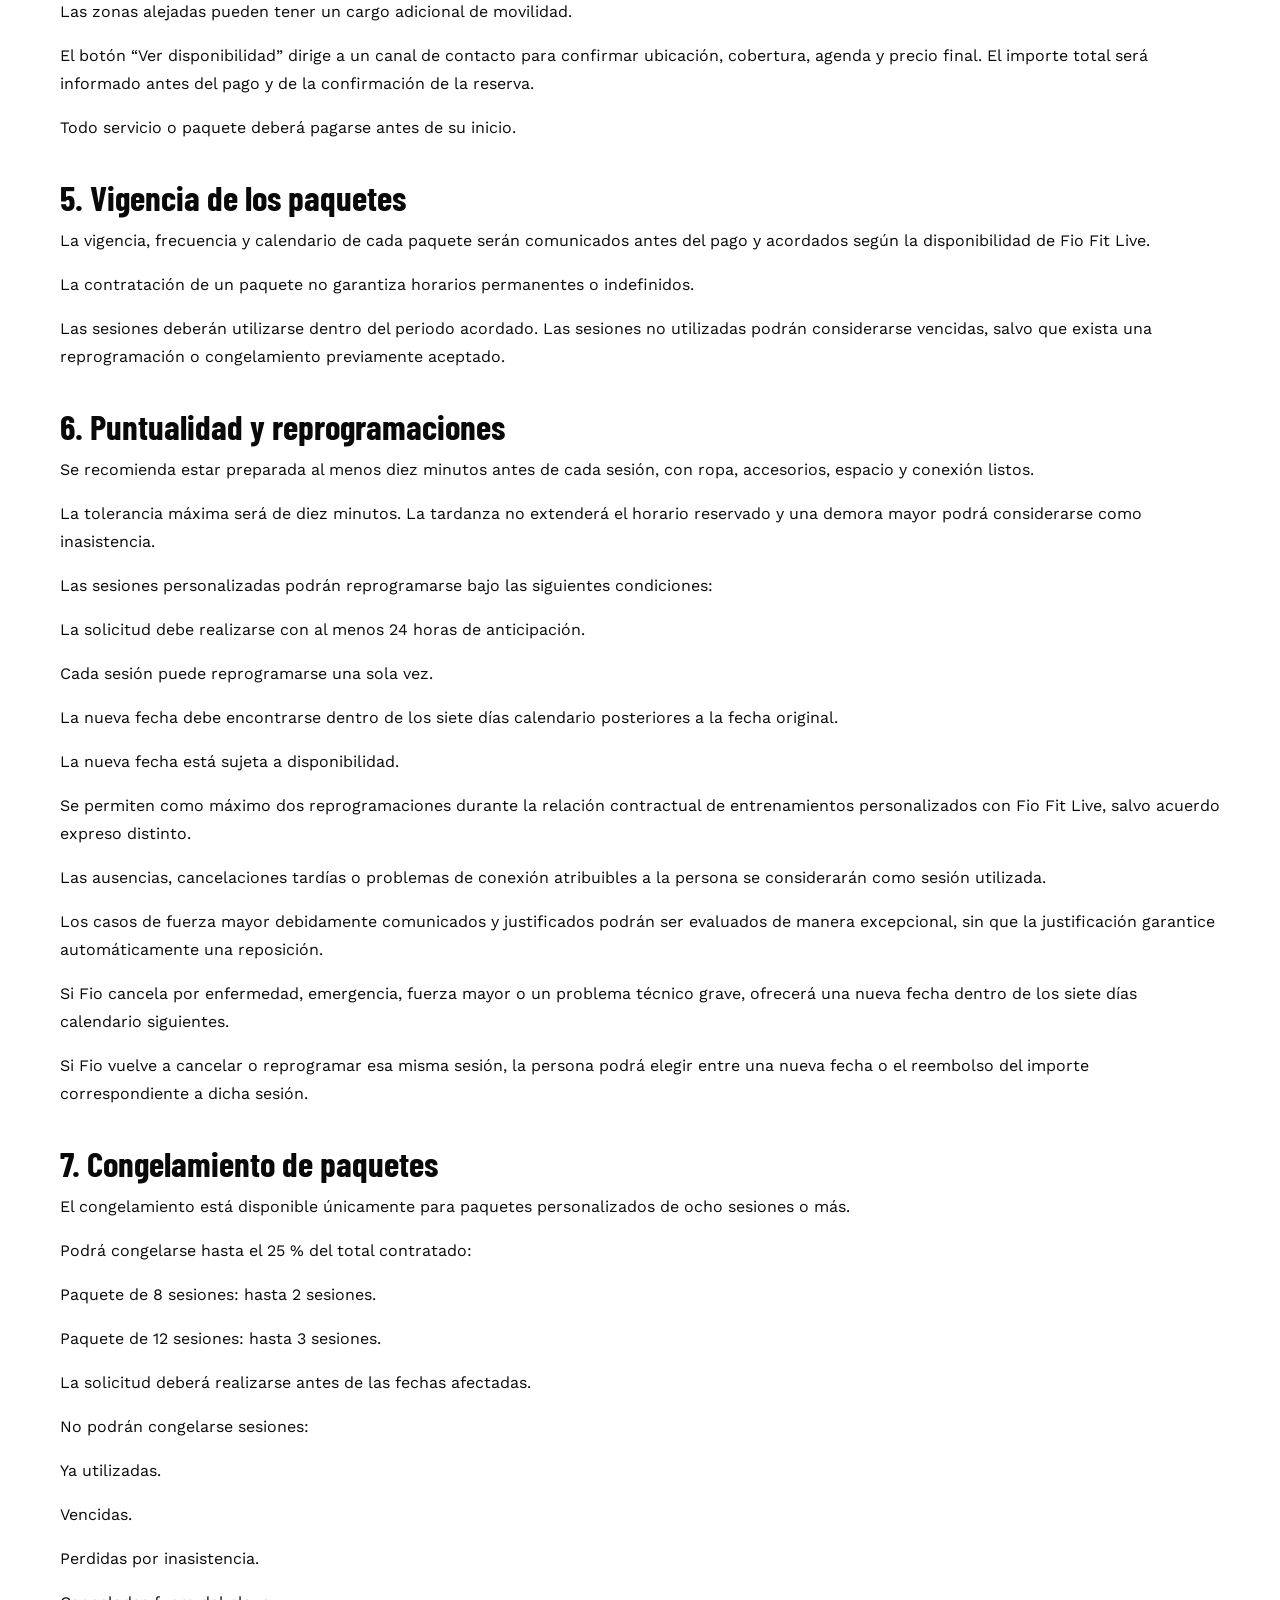
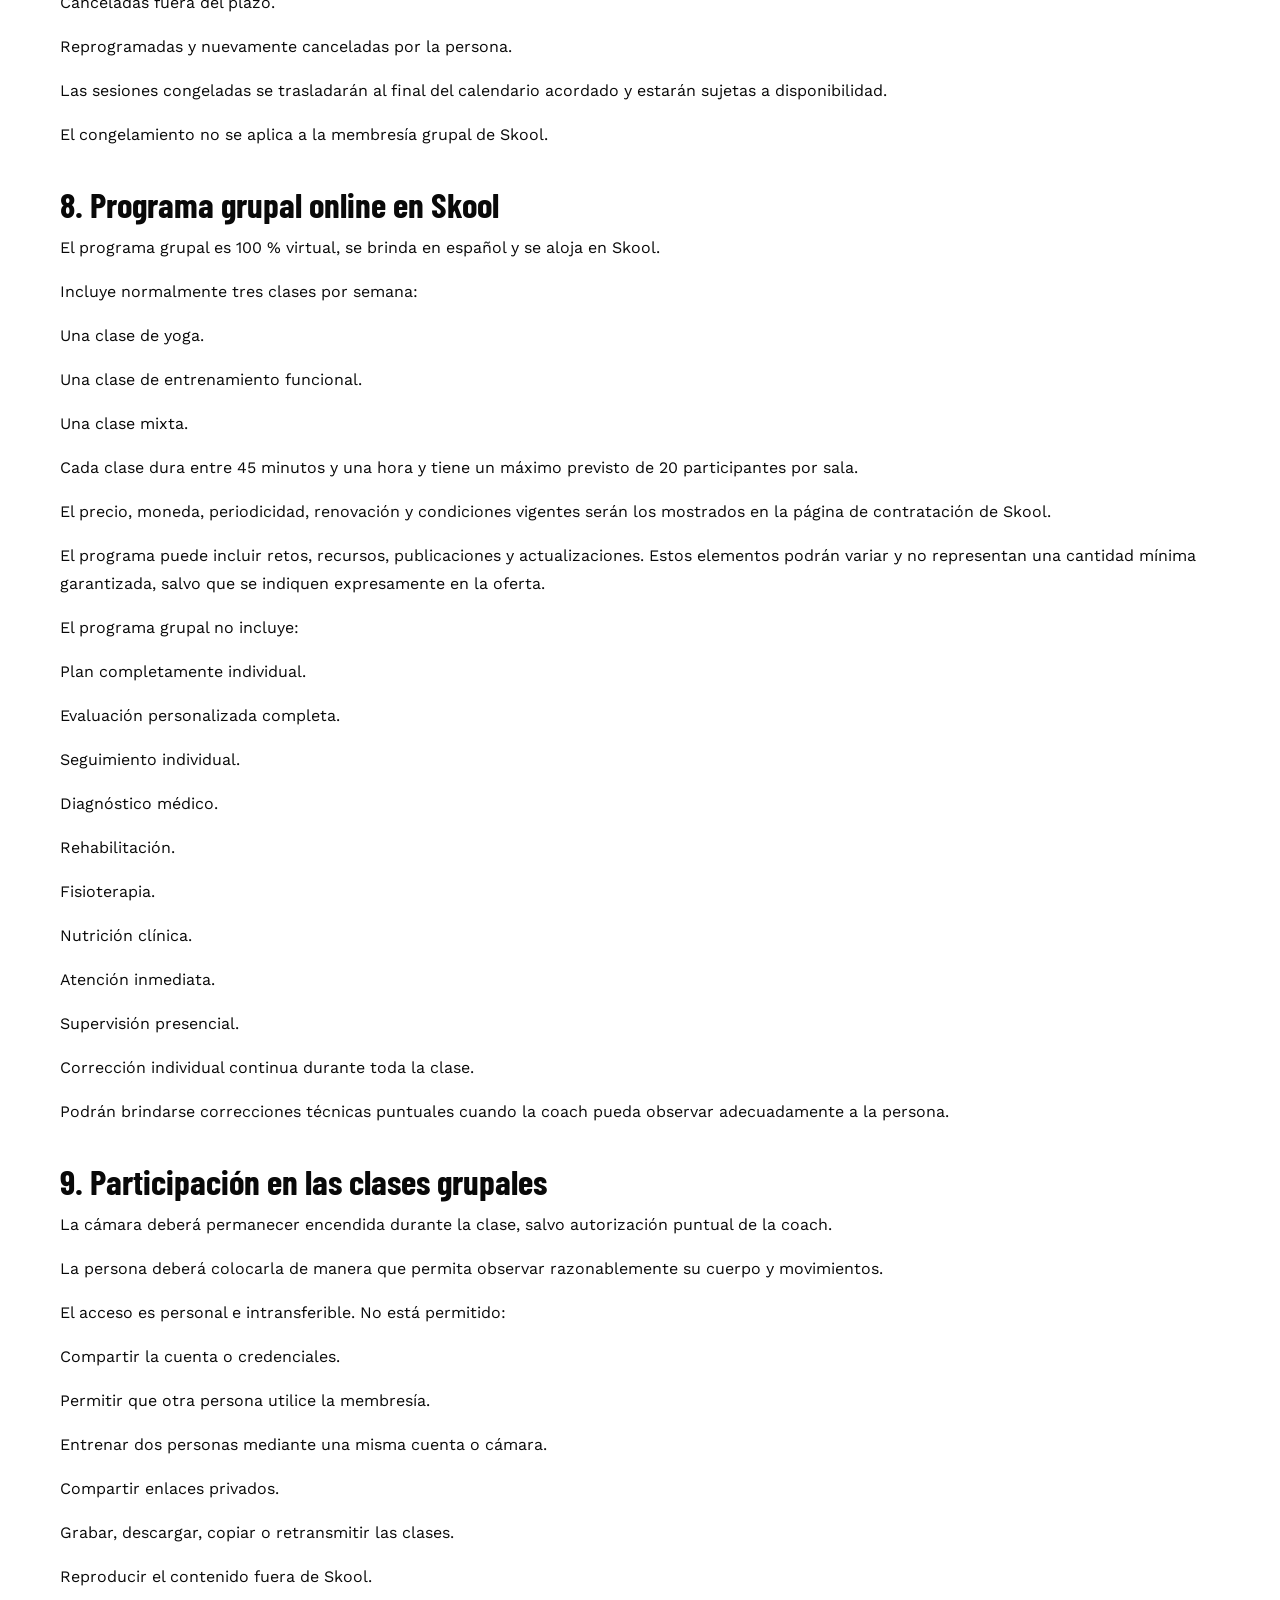
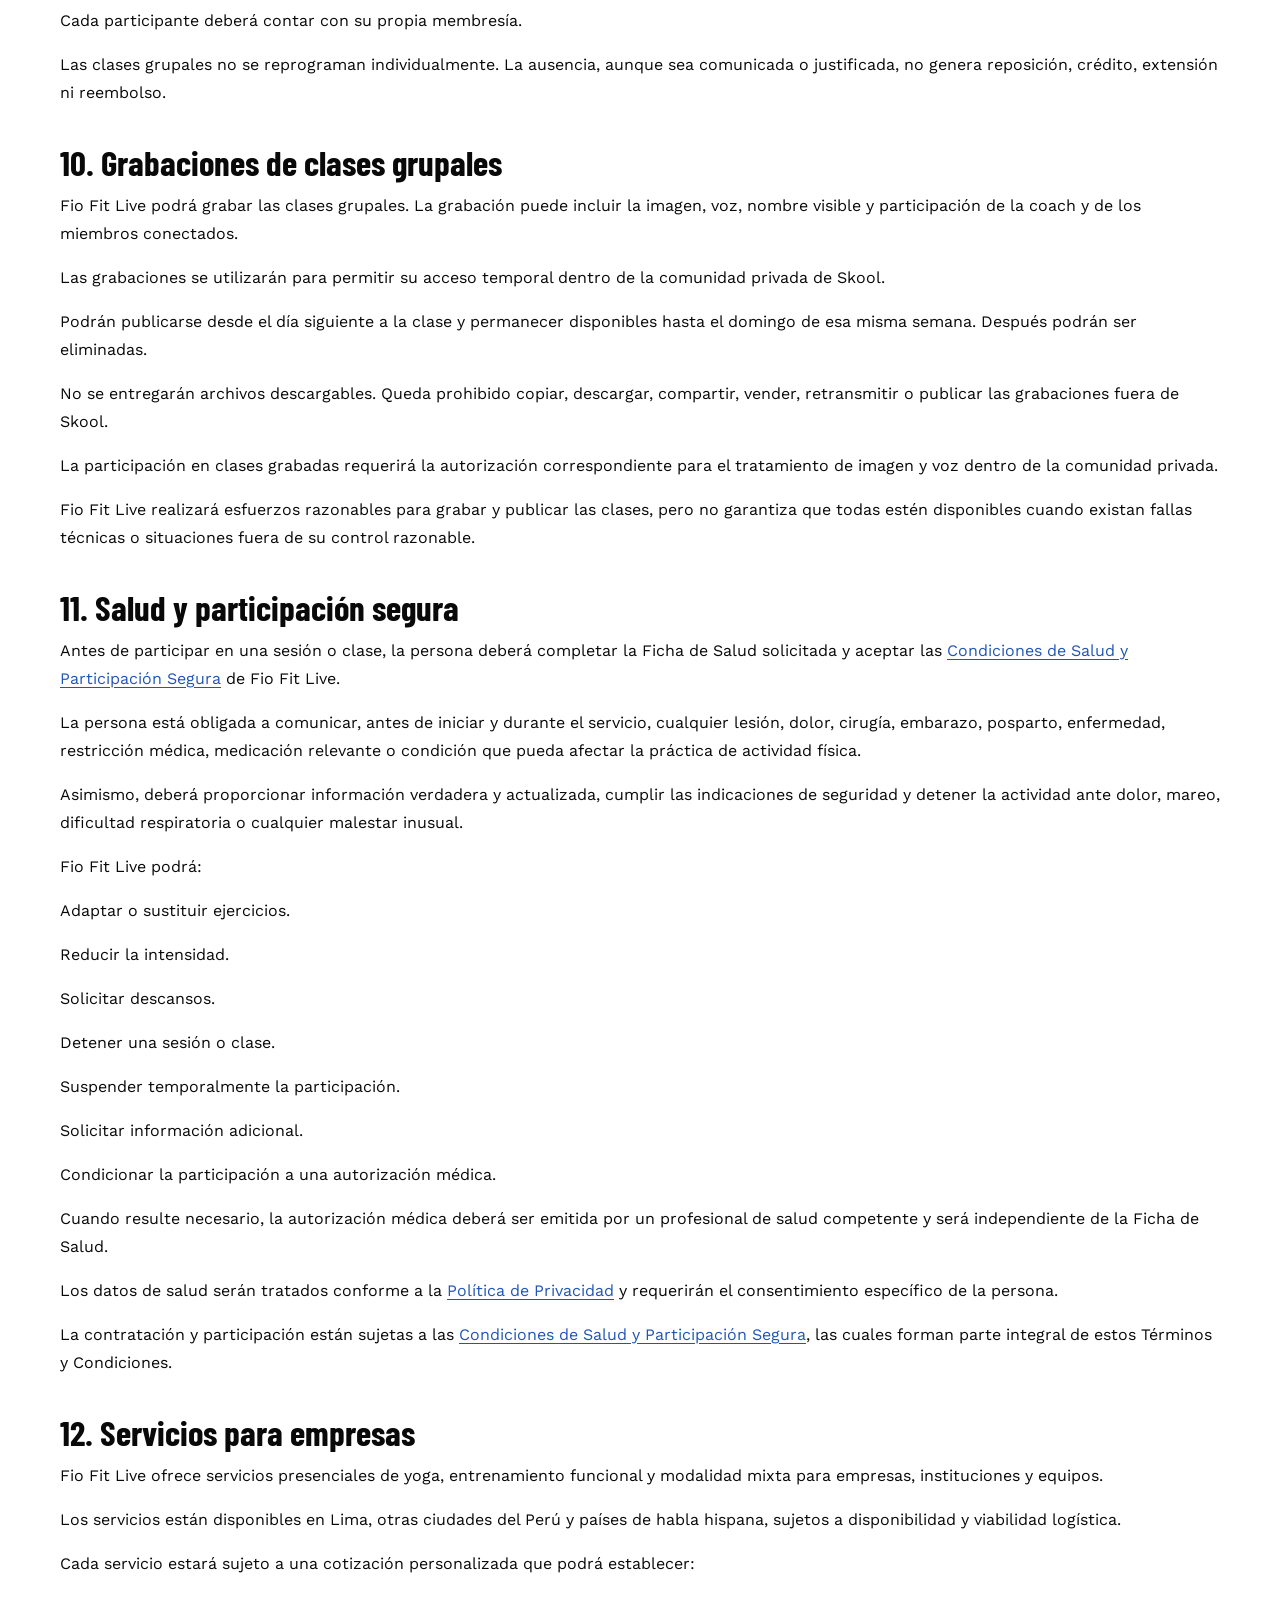
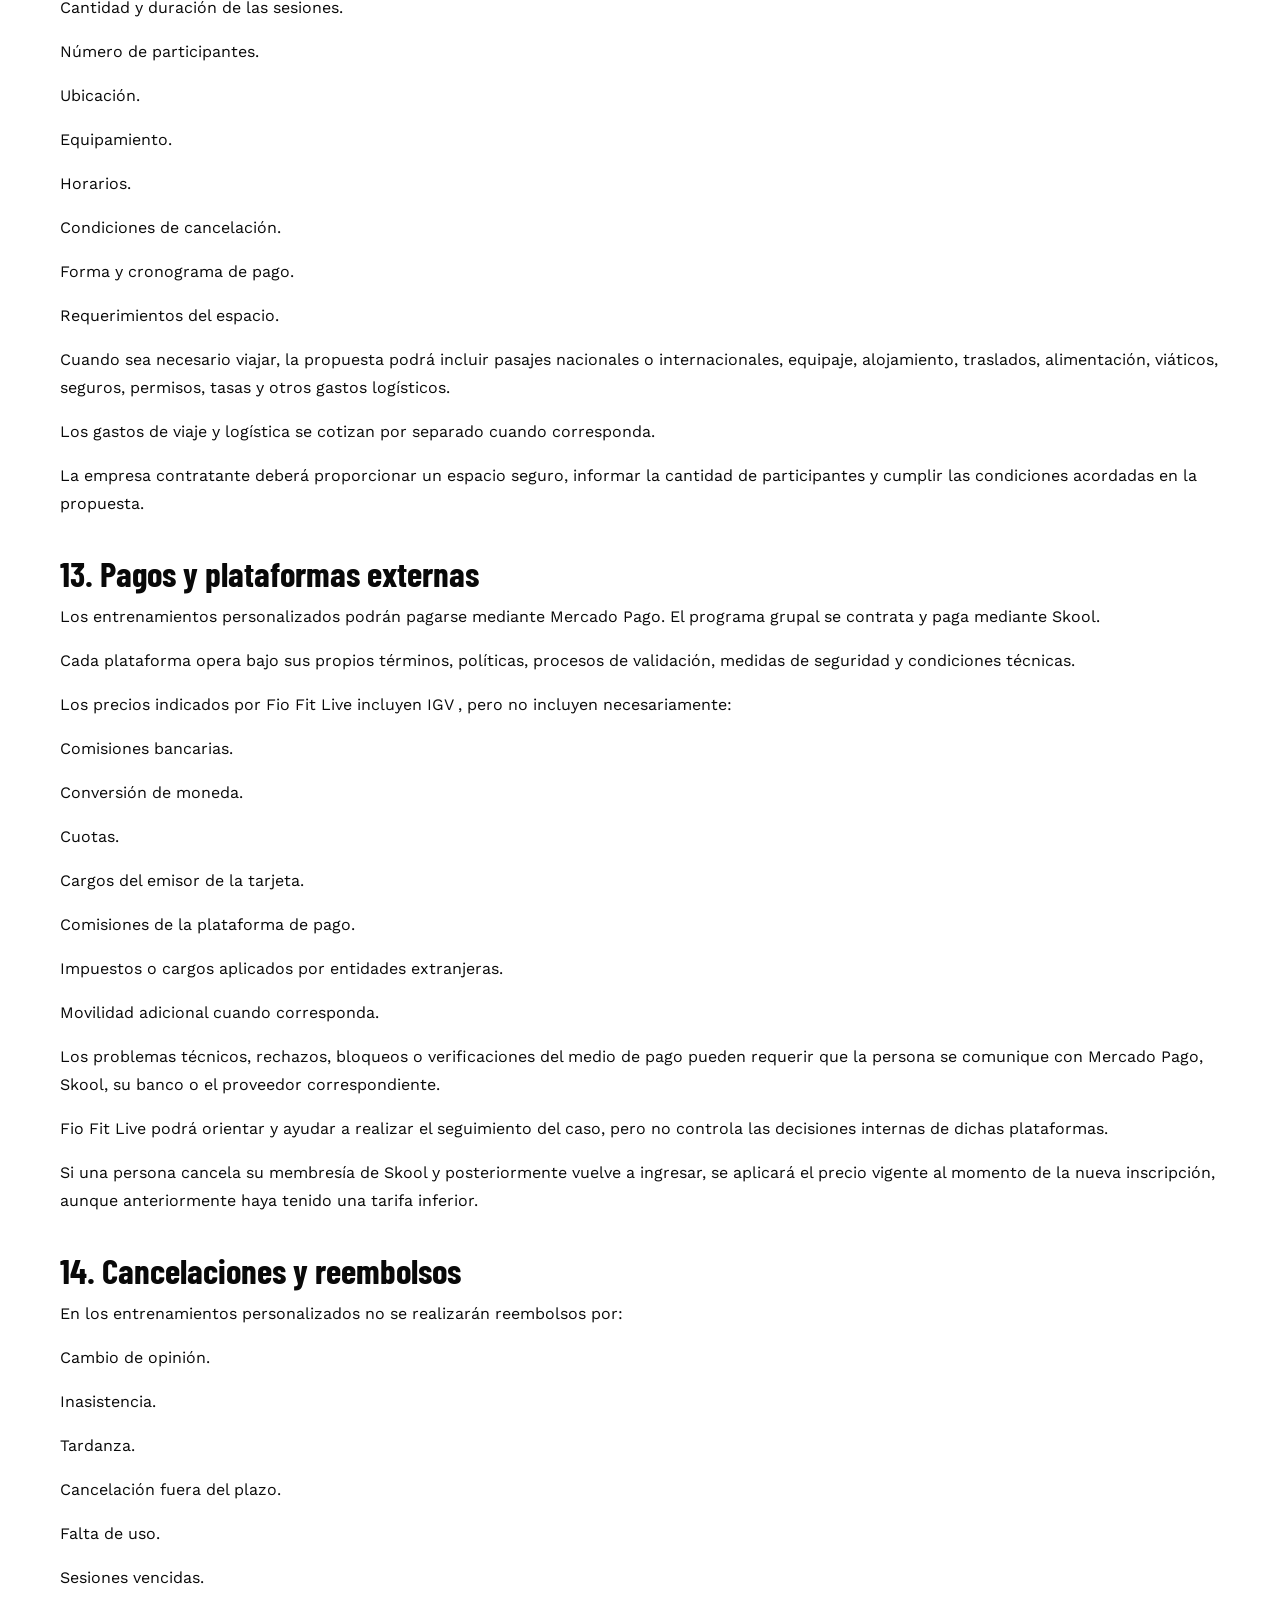
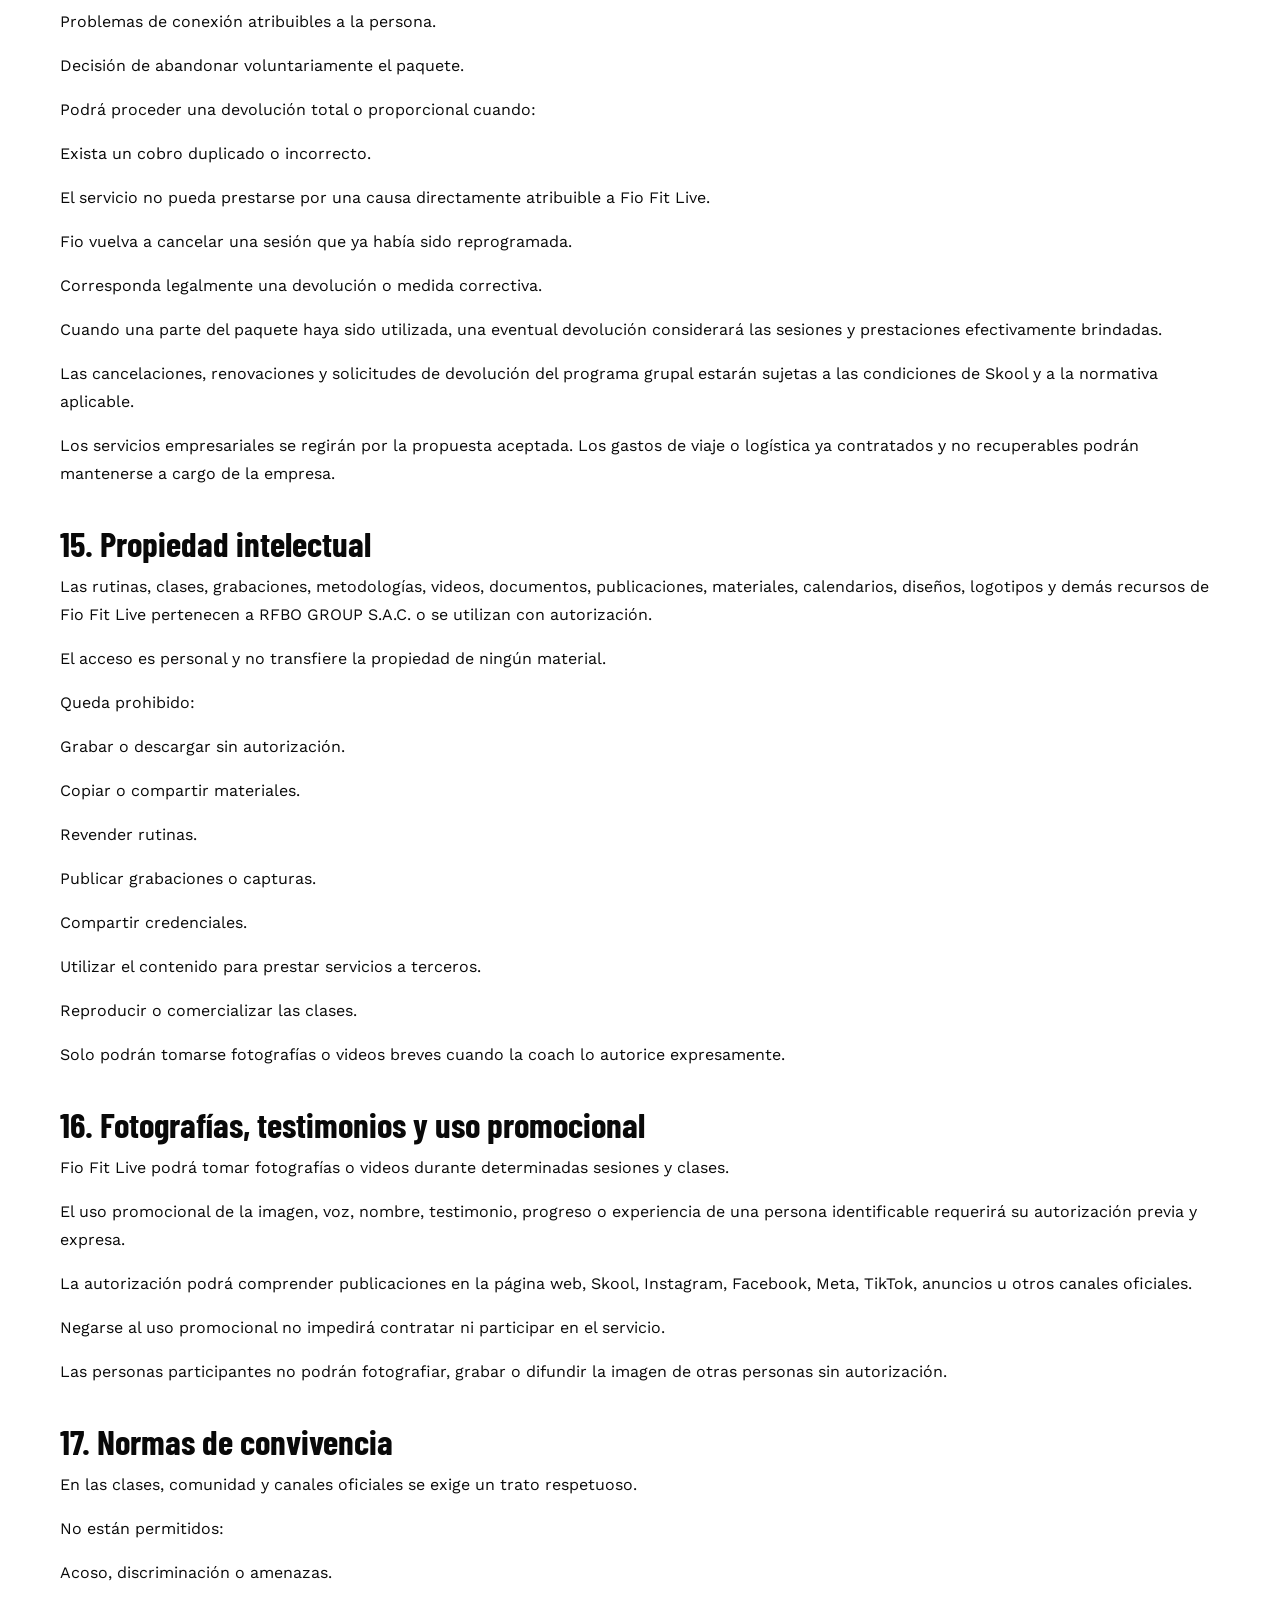
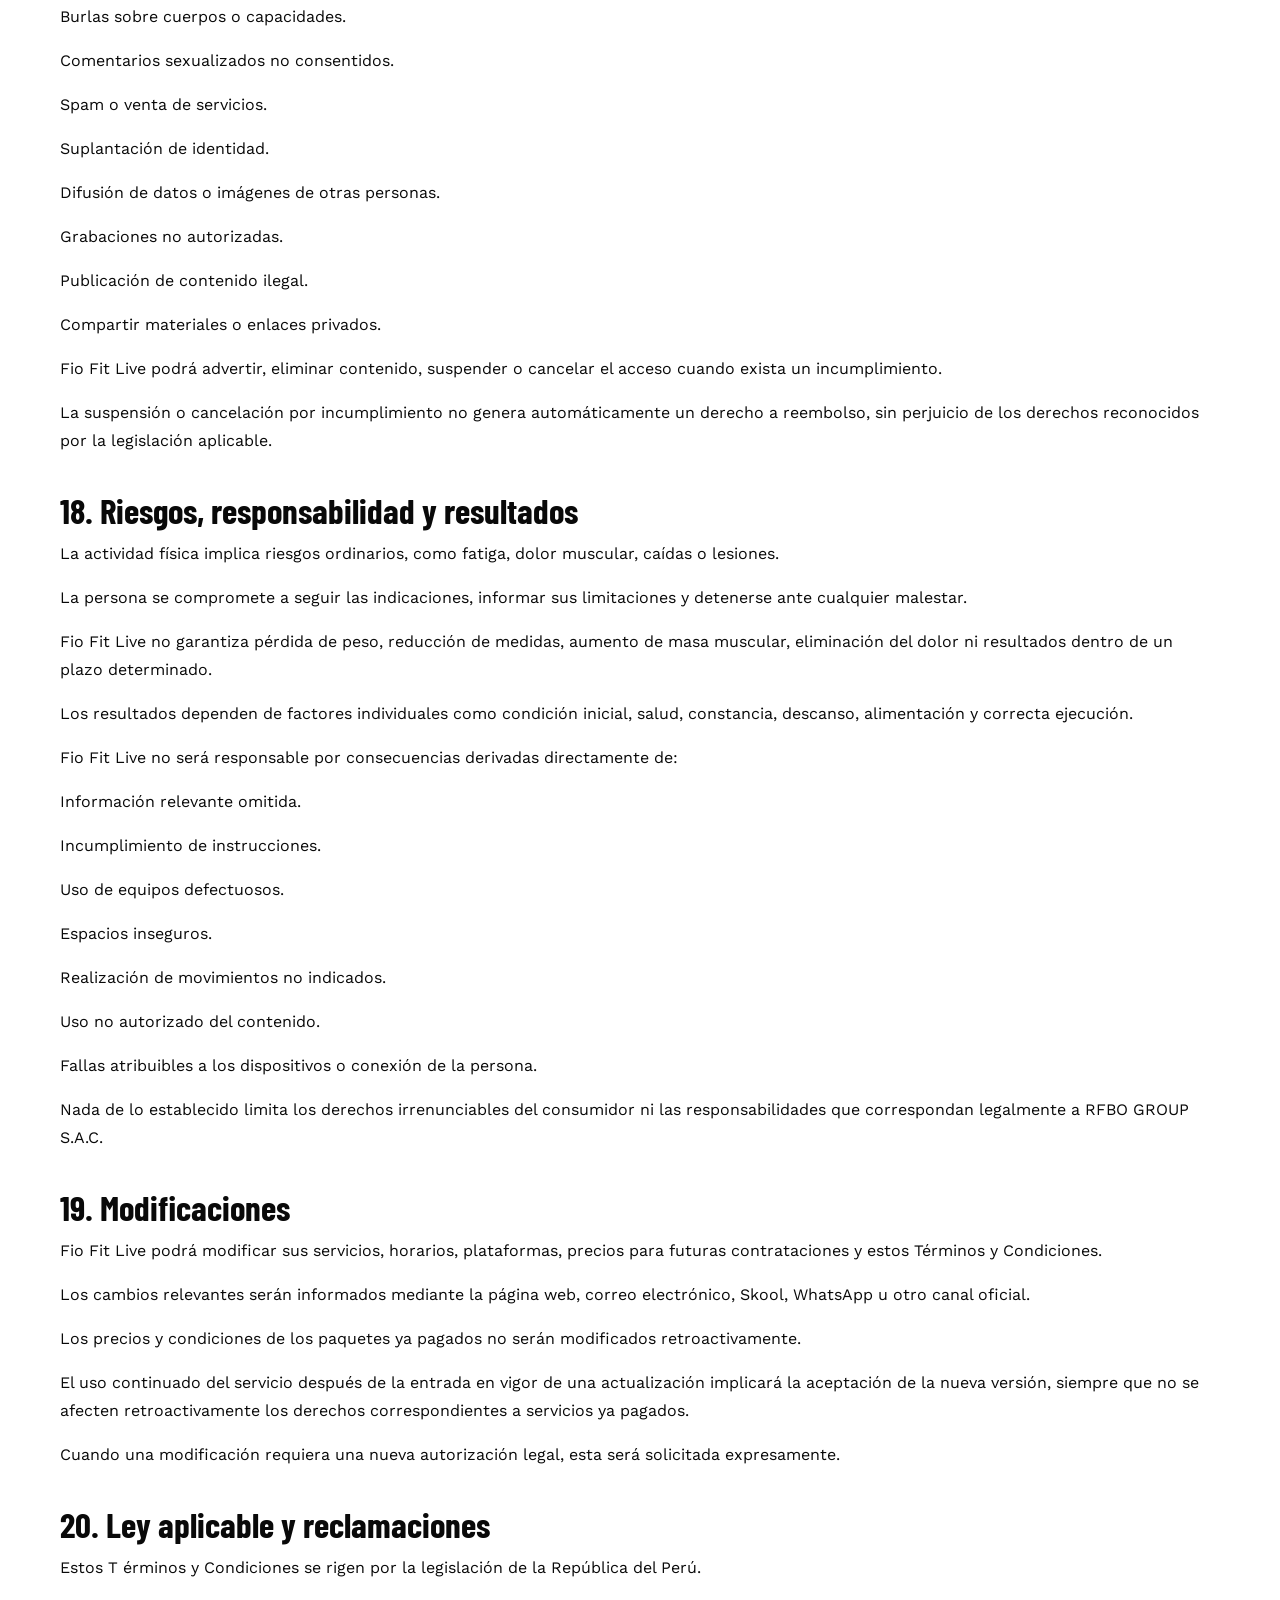
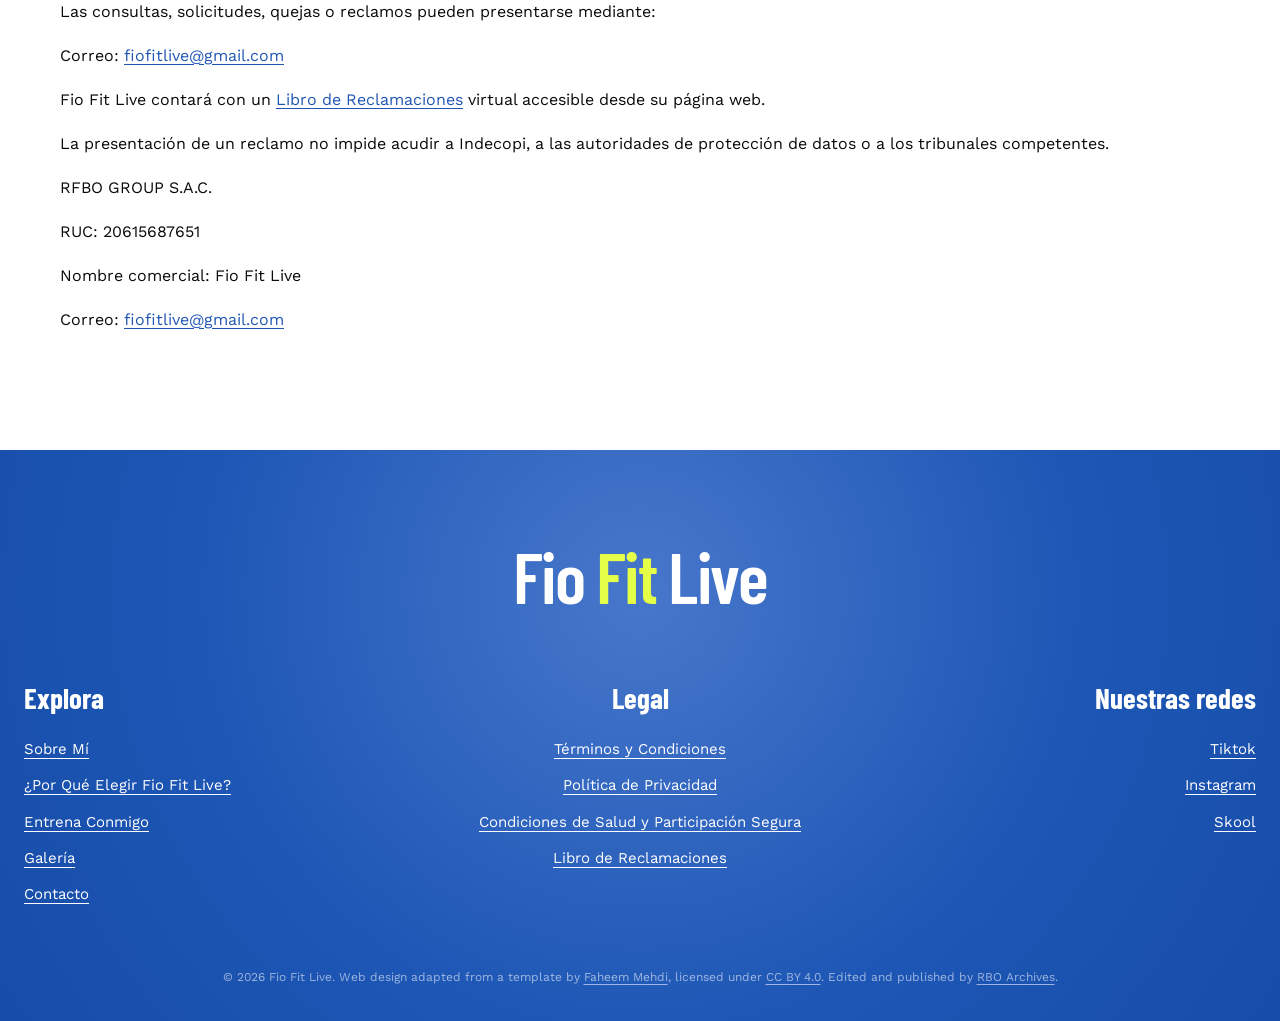
<file: terminos-y-condiciones.html>
<!doctype html><html lang="es"><head><meta charset="utf-8"><meta name="viewport" content="width=device-width, initial-scale=1"><meta name="description" content="Términos y Condiciones de Fio Fit Live."><title>Términos y Condiciones | Fio Fit Live</title><link rel="icon" href="assets/favicon.ico" sizes="any"><link rel="icon" type="image/png" href="assets/favicon.png"><link rel="preconnect" href="https://fonts.googleapis.com"><link rel="preconnect" href="https://fonts.gstatic.com" crossorigin><link href="https://fonts.googleapis.com/css2?family=Barlow+Condensed:wght@500;600;700;800&family=Work+Sans:wght@300;400;500;600;700;800&display=swap" rel="stylesheet"><link rel="stylesheet" href="styles.css"></head><body><a class="skip-link" href="#contenido-legal">Saltar al contenido</a><header class="site-header" data-header><div class="nav-shell"><a class="brand" href="index.html#inicio" aria-label="Fio Fit Live - Inicio"><span class="brand-word">Fio</span><span class="brand-word brand-fit">Fit</span><span class="brand-word">Live</span></a><button class="nav-toggle" type="button" aria-label="Abrir menú" aria-expanded="false" aria-controls="primary-nav" data-nav-toggle><span></span><span></span><span></span></button><nav class="primary-nav" id="primary-nav" aria-label="Navegación principal" data-nav><a href="index.html#sobre-mi">Sobre Mí</a><a href="index.html#por-que-elegir">¿Por Qué Elegir Fio Fit Live?</a><a href="index.html#entrena-conmigo">Entrena Conmigo</a><a href="index.html#galeria">Galería</a><a href="index.html#contacto">Contacto</a><a class="nav-cta" href="index.html#entrena-conmigo">Empieza Ahora</a></nav></div></header><main class="legal-main" id="contenido-legal"><header class="legal-hero"><h1>Términos y Condiciones</h1><p>Última actualización: 05 de agosto de 2026</p></header><article class="legal-article"><div class="company-block">
<p>RFBO GROUP S.A.C.</p>
<p>RUC: 20615687651</p>
<p>Nombre comercial: Fio Fit Live</p>
<p>Correo: <a href="mailto:fiofitlive@gmail.com">fiofitlive@gmail.com</a></p>
</div>
<p>Estos Términos y Condiciones regulan la contratación y el uso de los servicios de Fio Fit Live, incluyendo entrenamientos personalizados, clases grupales online, comunidad en Skool, servicios empresariales, materiales, grabaciones, página web, formularios y canales oficiales.</p>
<h2>1. Aceptación y edad mínima</h2>
<p>Al contratar, pagar, reservar, registrarse, ingresar a Skool, participar en una sesión o clase, utilizar materiales o marcar la casilla correspondiente, la persona declara haber leído y aceptado estos Términos y Condiciones y la <a href="politica-de-privacidad.html" target="_blank" rel="noopener">Política de Privacidad</a>.</p>
<p>Los servicios están dirigidos exclusivamente a hombres y mujeres mayores de 18 años.</p>
<p>Si la persona no está de acuerdo con estas condiciones, deberá abstenerse de contratar o utilizar los servicios.</p>
<h2>2. Documentos aplicables</h2>
<p>La contratación y participación en los servicios de Fio Fit Live se rigen, según corresponda, por:</p>
<p>Estos Términos y Condiciones.</p>
<p>La <a href="politica-de-privacidad.html" target="_blank" rel="noopener">Política de Privacidad</a>.</p>
<p>Las <a href="condiciones-de-salud.html" target="_blank" rel="noopener">Condiciones de Salud y Participación Segura</a>.</p>
<p>La Ficha de Salud completada por la persona.</p>
<p>El consentimiento específico para el tratamiento de datos sensibles.</p>
<p>Las autorizaciones de imagen y voz que correspondan.</p>
<p>La autorización médica, cuando sea solicitada.</p>
<p>La propuesta, paquete o modalidad contratada.</p>
<p>Las condiciones de las plataformas externas utilizadas.</p>
<p>Estos documentos forman parte de la relación entre la persona participante y RFBO GROUP S.A.C.</p>
<h2>3. Naturaleza del servicio</h2>
<p>Fio Fit Live brinda servicios de yoga, entrenamiento funcional, movilidad y acondicionamiento físico.</p>
<p>Los servicios no constituyen ni sustituyen:</p>
<p>Diagnóstico o tratamiento médico.</p>
<p>Rehabilitación o fisioterapia.</p>
<p>Tratamiento de lesiones.</p>
<p>Nutrición clínica.</p>
<p>Atención de emergencia.</p>
<p>Evaluación o certificación profesional de aptitud física.</p>
<p>La evaluación inicial de los entrenamientos personalizados tiene únicamente la finalidad de conocer los objetivos, experiencia, nivel, disponibilidad y limitaciones informadas por la persona.</p>
<h2>4. Entrenamientos personalizados</h2>
<p>Los entrenamientos personalizados pueden ser de yoga, entrenamiento funcional o modalidad mixta.</p>
<p>Se ofrecen en las siguientes modalidades:</p>
<p>Online: disponible para personas ubicadas en cualquier país.</p>
<p>Presencial: disponible en Lima Metropolitana, en el domicilio o lugar previamente coordinado y sujeto a cobertura.</p>
<p>Cada sesión dura entre 45 minutos y una hora e incluye:</p>
<p>Evaluación inicial.</p>
<p>Sesión individual 1 a 1 con Fio.</p>
<p>Plan adaptado a los objetivos y condiciones informadas.</p>
<p>Actualización de la rutina según el avance observado.</p>
<p>Una misma rutina tendrá una duración máxima de dos meses y podrá actualizarse antes cuando el progreso o las condiciones informadas lo requieran.</p>
<p>El servicio no incluye seguimiento permanente fuera de las sesiones, acceso a Skool, orientación nutricional, rehabilitación, fisioterapia ni atención médica.</p>
<h2>4.1. Precios de personalizados online</h2>
<p>Los precios se expresan en dólares estadounidenses e incluyen IGV:</p>
<p>1 sesión: US$ 25.</p>
<p>4 sesiones: US$ 92, equivalente a US$ 23 por sesión.</p>
<p>8 sesiones: US$ 168, equivalente a US$ 21 por sesión.</p>
<p>12 sesiones: US$ 228, equivalente a US$ 19 por sesión.</p>
<p>Los servicios online están sujetos a disponibilidad horaria, coordinación previa y viabilidad técnica.</p>
<h2>4.2. Precios de personalizados presenciales</h2>
<p>Los precios se expresan en soles peruanos e incluyen IGV:</p>
<p>1 sesión: desde S/ 99.</p>
<p>4 sesiones: desde S/ 340, equivalente a S/ 85 por sesión.</p>
<p>8 sesiones: desde S/ 560, equivalente a S/ 70 por sesión.</p>
<p>12 sesiones: desde S/ 810, equivalente a S/ 67.50 por sesión.</p>
<p>Estos importes corresponden a tarifas base para Lima Metropolitana.</p>
<p>La disponibilidad y el precio final están sujetos a evaluación del distrito, zona, distancia, condiciones de acceso, horario y requerimientos particulares.</p>
<p>Las zonas alejadas pueden tener un cargo adicional de movilidad.</p>
<p>El botón “Ver disponibilidad” dirige a un canal de contacto para confirmar ubicación, cobertura, agenda y precio final. El importe total será informado antes del pago y de la confirmación de la reserva.</p>
<p>Todo servicio o paquete deberá pagarse antes de su inicio.</p>
<h2>5. Vigencia de los paquetes</h2>
<p>La vigencia, frecuencia y calendario de cada paquete serán comunicados antes del pago y acordados según la disponibilidad de Fio Fit Live.</p>
<p>La contratación de un paquete no garantiza horarios permanentes o indefinidos.</p>
<p>Las sesiones deberán utilizarse dentro del periodo acordado. Las sesiones no utilizadas podrán considerarse vencidas, salvo que exista una reprogramación o congelamiento previamente aceptado.</p>
<h2>6. Puntualidad y reprogramaciones</h2>
<p>Se recomienda estar preparada al menos diez minutos antes de cada sesión, con ropa, accesorios, espacio y conexión listos.</p>
<p>La tolerancia máxima será de diez minutos. La tardanza no extenderá el horario reservado y una demora mayor podrá considerarse como inasistencia.</p>
<p>Las sesiones personalizadas podrán reprogramarse bajo las siguientes condiciones:</p>
<p>La solicitud debe realizarse con al menos 24 horas de anticipación.</p>
<p>Cada sesión puede reprogramarse una sola vez.</p>
<p>La nueva fecha debe encontrarse dentro de los siete días calendario posteriores a la fecha original.</p>
<p>La nueva fecha está sujeta a disponibilidad.</p>
<p>Se permiten como máximo dos reprogramaciones durante la relación contractual de entrenamientos personalizados con Fio Fit Live, salvo acuerdo expreso distinto.</p>
<p>Las ausencias, cancelaciones tardías o problemas de conexión atribuibles a la persona se considerarán como sesión utilizada.</p>
<p>Los casos de fuerza mayor debidamente comunicados y justificados podrán ser evaluados de manera excepcional, sin que la justificación garantice automáticamente una reposición.</p>
<p>Si Fio cancela por enfermedad, emergencia, fuerza mayor o un problema técnico grave, ofrecerá una nueva fecha dentro de los siete días calendario siguientes.</p>
<p>Si Fio vuelve a cancelar o reprogramar esa misma sesión, la persona podrá elegir entre una nueva fecha o el reembolso del importe correspondiente a dicha sesión.</p>
<h2>7. Congelamiento de paquetes</h2>
<p>El congelamiento está disponible únicamente para paquetes personalizados de ocho sesiones o más.</p>
<p>Podrá congelarse hasta el 25 % del total contratado:</p>
<p>Paquete de 8 sesiones: hasta 2 sesiones.</p>
<p>Paquete de 12 sesiones: hasta 3 sesiones.</p>
<p>La solicitud deberá realizarse antes de las fechas afectadas.</p>
<p>No podrán congelarse sesiones:</p>
<p>Ya utilizadas.</p>
<p>Vencidas.</p>
<p>Perdidas por inasistencia.</p>
<p>Canceladas fuera del plazo.</p>
<p>Reprogramadas y nuevamente canceladas por la persona.</p>
<p>Las sesiones congeladas se trasladarán al final del calendario acordado y estarán sujetas a disponibilidad.</p>
<p>El congelamiento no se aplica a la membresía grupal de Skool.</p>
<h2>8. Programa grupal online en Skool</h2>
<p>El programa grupal es 100 % virtual, se brinda en español y se aloja en Skool.</p>
<p>Incluye normalmente tres clases por semana:</p>
<p>Una clase de yoga.</p>
<p>Una clase de entrenamiento funcional.</p>
<p>Una clase mixta.</p>
<p>Cada clase dura entre 45 minutos y una hora y tiene un máximo previsto de 20 participantes por sala.</p>
<p>El precio, moneda, periodicidad, renovación y condiciones vigentes serán los mostrados en la página de contratación de Skool.</p>
<p>El programa puede incluir retos, recursos, publicaciones y actualizaciones. Estos elementos podrán variar y no representan una cantidad mínima garantizada, salvo que se indiquen expresamente en la oferta.</p>
<p>El programa grupal no incluye:</p>
<p>Plan completamente individual.</p>
<p>Evaluación personalizada completa.</p>
<p>Seguimiento individual.</p>
<p>Diagnóstico médico.</p>
<p>Rehabilitación.</p>
<p>Fisioterapia.</p>
<p>Nutrición clínica.</p>
<p>Atención inmediata.</p>
<p>Supervisión presencial.</p>
<p>Corrección individual continua durante toda la clase.</p>
<p>Podrán brindarse correcciones técnicas puntuales cuando la coach pueda observar adecuadamente a la persona.</p>
<h2>9. Participación en las clases grupales</h2>
<p>La cámara deberá permanecer encendida durante la clase, salvo autorización puntual de la coach.</p>
<p>La persona deberá colocarla de manera que permita observar razonablemente su cuerpo y movimientos.</p>
<p>El acceso es personal e intransferible. No está permitido:</p>
<p>Compartir la cuenta o credenciales.</p>
<p>Permitir que otra persona utilice la membresía.</p>
<p>Entrenar dos personas mediante una misma cuenta o cámara.</p>
<p>Compartir enlaces privados.</p>
<p>Grabar, descargar, copiar o retransmitir las clases.</p>
<p>Reproducir el contenido fuera de Skool.</p>
<p>Cada participante deberá contar con su propia membresía.</p>
<p>Las clases grupales no se reprograman individualmente. La ausencia, aunque sea comunicada o justificada, no genera reposición, crédito, extensión ni reembolso.</p>
<h2>10. Grabaciones de clases grupales</h2>
<p>Fio Fit Live podrá grabar las clases grupales. La grabación puede incluir la imagen, voz, nombre visible y participación de la coach y de los miembros conectados.</p>
<p>Las grabaciones se utilizarán para permitir su acceso temporal dentro de la comunidad privada de Skool.</p>
<p>Podrán publicarse desde el día siguiente a la clase y permanecer disponibles hasta el domingo de esa misma semana. Después podrán ser eliminadas.</p>
<p>No se entregarán archivos descargables. Queda prohibido copiar, descargar, compartir, vender, retransmitir o publicar las grabaciones fuera de Skool.</p>
<p>La participación en clases grabadas requerirá la autorización correspondiente para el tratamiento de imagen y voz dentro de la comunidad privada.</p>
<p>Fio Fit Live realizará esfuerzos razonables para grabar y publicar las clases, pero no garantiza que todas estén disponibles cuando existan fallas técnicas o situaciones fuera de su control razonable.</p>
<h2>11. Salud y participación segura</h2>
<p>Antes de participar en una sesión o clase, la persona deberá completar la Ficha de Salud solicitada y aceptar las <a href="condiciones-de-salud.html" target="_blank" rel="noopener">Condiciones de Salud y Participación Segura</a> de Fio Fit Live.</p>
<p>La persona está obligada a comunicar, antes de iniciar y durante el servicio, cualquier lesión, dolor, cirugía, embarazo, posparto, enfermedad, restricción médica, medicación relevante o condición que pueda afectar la práctica de actividad física.</p>
<p>Asimismo, deberá proporcionar información verdadera y actualizada, cumplir las indicaciones de seguridad y detener la actividad ante dolor, mareo, dificultad respiratoria o cualquier malestar inusual.</p>
<p>Fio Fit Live podrá:</p>
<p>Adaptar o sustituir ejercicios.</p>
<p>Reducir la intensidad.</p>
<p>Solicitar descansos.</p>
<p>Detener una sesión o clase.</p>
<p>Suspender temporalmente la participación.</p>
<p>Solicitar información adicional.</p>
<p>Condicionar la participación a una autorización médica.</p>
<p>Cuando resulte necesario, la autorización médica deberá ser emitida por un profesional de salud competente y será independiente de la Ficha de Salud.</p>
<p>Los datos de salud serán tratados conforme a la <a href="politica-de-privacidad.html" target="_blank" rel="noopener">Política de Privacidad</a> y requerirán el consentimiento específico de la persona.</p>
<p>La contratación y participación están sujetas a las <a href="condiciones-de-salud.html" target="_blank" rel="noopener">Condiciones de Salud y Participación Segura</a>, las cuales forman parte integral de estos Términos y Condiciones.</p>
<h2>12. Servicios para empresas</h2>
<p>Fio Fit Live ofrece servicios presenciales de yoga, entrenamiento funcional y modalidad mixta para empresas, instituciones y equipos.</p>
<p>Los servicios están disponibles en Lima, otras ciudades del Perú y países de habla hispana, sujetos a disponibilidad y viabilidad logística.</p>
<p>Cada servicio estará sujeto a una cotización personalizada que podrá establecer:</p>
<p>Cantidad y duración de las sesiones.</p>
<p>Número de participantes.</p>
<p>Ubicación.</p>
<p>Equipamiento.</p>
<p>Horarios.</p>
<p>Condiciones de cancelación.</p>
<p>Forma y cronograma de pago.</p>
<p>Requerimientos del espacio.</p>
<p>Cuando sea necesario viajar, la propuesta podrá incluir pasajes nacionales o internacionales, equipaje, alojamiento, traslados, alimentación, viáticos, seguros, permisos, tasas y otros gastos logísticos.</p>
<p>Los gastos de viaje y logística se cotizan por separado cuando corresponda.</p>
<p>La empresa contratante deberá proporcionar un espacio seguro, informar la cantidad de participantes y cumplir las condiciones acordadas en la propuesta.</p>
<h2>13. Pagos y plataformas externas</h2>
<p>Los entrenamientos personalizados podrán pagarse mediante Mercado Pago. El programa grupal se contrata y paga mediante Skool.</p>
<p>Cada plataforma opera bajo sus propios términos, políticas, procesos de validación, medidas de seguridad y condiciones técnicas.</p>
<p>Los precios indicados por Fio Fit Live incluyen IGV , pero no incluyen necesariamente:</p>
<p>Comisiones bancarias.</p>
<p>Conversión de moneda.</p>
<p>Cuotas.</p>
<p>Cargos del emisor de la tarjeta.</p>
<p>Comisiones de la plataforma de pago.</p>
<p>Impuestos o cargos aplicados por entidades extranjeras.</p>
<p>Movilidad adicional cuando corresponda.</p>
<p>Los problemas técnicos, rechazos, bloqueos o verificaciones del medio de pago pueden requerir que la persona se comunique con Mercado Pago, Skool, su banco o el proveedor correspondiente.</p>
<p>Fio Fit Live podrá orientar y ayudar a realizar el seguimiento del caso, pero no controla las decisiones internas de dichas plataformas.</p>
<p>Si una persona cancela su membresía de Skool y posteriormente vuelve a ingresar, se aplicará el precio vigente al momento de la nueva inscripción, aunque anteriormente haya tenido una tarifa inferior.</p>
<h2>14. Cancelaciones y reembolsos</h2>
<p>En los entrenamientos personalizados no se realizarán reembolsos por:</p>
<p>Cambio de opinión.</p>
<p>Inasistencia.</p>
<p>Tardanza.</p>
<p>Cancelación fuera del plazo.</p>
<p>Falta de uso.</p>
<p>Sesiones vencidas.</p>
<p>Problemas de conexión atribuibles a la persona.</p>
<p>Decisión de abandonar voluntariamente el paquete.</p>
<p>Podrá proceder una devolución total o proporcional cuando:</p>
<p>Exista un cobro duplicado o incorrecto.</p>
<p>El servicio no pueda prestarse por una causa directamente atribuible a Fio Fit Live.</p>
<p>Fio vuelva a cancelar una sesión que ya había sido reprogramada.</p>
<p>Corresponda legalmente una devolución o medida correctiva.</p>
<p>Cuando una parte del paquete haya sido utilizada, una eventual devolución considerará las sesiones y prestaciones efectivamente brindadas.</p>
<p>Las cancelaciones, renovaciones y solicitudes de devolución del programa grupal estarán sujetas a las condiciones de Skool y a la normativa aplicable.</p>
<p>Los servicios empresariales se regirán por la propuesta aceptada. Los gastos de viaje o logística ya contratados y no recuperables podrán mantenerse a cargo de la empresa.</p>
<h2>15. Propiedad intelectual</h2>
<p>Las rutinas, clases, grabaciones, metodologías, videos, documentos, publicaciones, materiales, calendarios, diseños, logotipos y demás recursos de Fio Fit Live pertenecen a RFBO GROUP S.A.C. o se utilizan con autorización.</p>
<p>El acceso es personal y no transfiere la propiedad de ningún material.</p>
<p>Queda prohibido:</p>
<p>Grabar o descargar sin autorización.</p>
<p>Copiar o compartir materiales.</p>
<p>Revender rutinas.</p>
<p>Publicar grabaciones o capturas.</p>
<p>Compartir credenciales.</p>
<p>Utilizar el contenido para prestar servicios a terceros.</p>
<p>Reproducir o comercializar las clases.</p>
<p>Solo podrán tomarse fotografías o videos breves cuando la coach lo autorice expresamente.</p>
<h2>16. Fotografías, testimonios y uso promocional</h2>
<p>Fio Fit Live podrá tomar fotografías o videos durante determinadas sesiones y clases.</p>
<p>El uso promocional de la imagen, voz, nombre, testimonio, progreso o experiencia de una persona identificable requerirá su autorización previa y expresa.</p>
<p>La autorización podrá comprender publicaciones en la página web, Skool, Instagram, Facebook, Meta, TikTok, anuncios u otros canales oficiales.</p>
<p>Negarse al uso promocional no impedirá contratar ni participar en el servicio.</p>
<p>Las personas participantes no podrán fotografiar, grabar o difundir la imagen de otras personas sin autorización.</p>
<h2>17. Normas de convivencia</h2>
<p>En las clases, comunidad y canales oficiales se exige un trato respetuoso.</p>
<p>No están permitidos:</p>
<p>Acoso, discriminación o amenazas.</p>
<p>Burlas sobre cuerpos o capacidades.</p>
<p>Comentarios sexualizados no consentidos.</p>
<p>Spam o venta de servicios.</p>
<p>Suplantación de identidad.</p>
<p>Difusión de datos o imágenes de otras personas.</p>
<p>Grabaciones no autorizadas.</p>
<p>Publicación de contenido ilegal.</p>
<p>Compartir materiales o enlaces privados.</p>
<p>Fio Fit Live podrá advertir, eliminar contenido, suspender o cancelar el acceso cuando exista un incumplimiento.</p>
<p>La suspensión o cancelación por incumplimiento no genera automáticamente un derecho a reembolso, sin perjuicio de los derechos reconocidos por la legislación aplicable.</p>
<h2>18. Riesgos, responsabilidad y resultados</h2>
<p>La actividad física implica riesgos ordinarios, como fatiga, dolor muscular, caídas o lesiones.</p>
<p>La persona se compromete a seguir las indicaciones, informar sus limitaciones y detenerse ante cualquier malestar.</p>
<p>Fio Fit Live no garantiza pérdida de peso, reducción de medidas, aumento de masa muscular, eliminación del dolor ni resultados dentro de un plazo determinado.</p>
<p>Los resultados dependen de factores individuales como condición inicial, salud, constancia, descanso, alimentación y correcta ejecución.</p>
<p>Fio Fit Live no será responsable por consecuencias derivadas directamente de:</p>
<p>Información relevante omitida.</p>
<p>Incumplimiento de instrucciones.</p>
<p>Uso de equipos defectuosos.</p>
<p>Espacios inseguros.</p>
<p>Realización de movimientos no indicados.</p>
<p>Uso no autorizado del contenido.</p>
<p>Fallas atribuibles a los dispositivos o conexión de la persona.</p>
<p>Nada de lo establecido limita los derechos irrenunciables del consumidor ni las responsabilidades que correspondan legalmente a RFBO GROUP S.A.C.</p>
<h2>19. Modificaciones</h2>
<p>Fio Fit Live podrá modificar sus servicios, horarios, plataformas, precios para futuras contrataciones y estos Términos y Condiciones.</p>
<p>Los cambios relevantes serán informados mediante la página web, correo electrónico, Skool, WhatsApp u otro canal oficial.</p>
<p>Los precios y condiciones de los paquetes ya pagados no serán modificados retroactivamente.</p>
<p>El uso continuado del servicio después de la entrada en vigor de una actualización implicará la aceptación de la nueva versión, siempre que no se afecten retroactivamente los derechos correspondientes a servicios ya pagados.</p>
<p>Cuando una modificación requiera una nueva autorización legal, esta será solicitada expresamente.</p>
<h2>20. Ley aplicable y reclamaciones</h2>
<p>Estos T érminos y Condiciones se rigen por la legislación de la República del Perú.</p>
<p>Las consultas, solicitudes, quejas o reclamos pueden presentarse mediante:</p>
<p>Correo: <a href="mailto:fiofitlive@gmail.com">fiofitlive@gmail.com</a></p>
<p>Fio Fit Live contará con un <a href="https://forms.gle/sB8sHeoXAsSLvCHh9" target="_blank" rel="noopener">Libro de Reclamaciones</a> virtual accesible desde su página web.</p>
<p>La presentación de un reclamo no impide acudir a Indecopi, a las autoridades de protección de datos o a los tribunales competentes.</p>
<div class="company-block">
<p>RFBO GROUP S.A.C.</p>
<p>RUC: 20615687651</p>
<p>Nombre comercial: Fio Fit Live</p>
<p>Correo: <a href="mailto:fiofitlive@gmail.com">fiofitlive@gmail.com</a></p>
</div></article></main><footer class="site-footer"><div class="footer-inner"><a class="footer-brand" href="index.html#inicio"><span class="brand-word">Fio</span><span class="brand-word brand-fit">Fit</span><span class="brand-word">Live</span></a><div class="footer-grid"><div><h2>Explora</h2><a href="index.html#sobre-mi">Sobre Mí</a><a href="index.html#por-que-elegir">¿Por Qué Elegir Fio Fit Live?</a><a href="index.html#entrena-conmigo">Entrena Conmigo</a><a href="index.html#galeria">Galería</a><a href="index.html#contacto">Contacto</a></div><div><h2>Legal</h2><a href="terminos-y-condiciones.html" target="_blank" rel="noopener">Términos y Condiciones</a><a href="politica-de-privacidad.html" target="_blank" rel="noopener">Política de Privacidad</a><a href="condiciones-de-salud.html" target="_blank" rel="noopener">Condiciones de Salud y Participación Segura</a><a href="https://forms.gle/sB8sHeoXAsSLvCHh9" target="_blank" rel="noopener">Libro de Reclamaciones</a></div><div><h2>Nuestras redes</h2><a href="https://www.tiktok.com/@fiofitlive" target="_blank" rel="noopener">Tiktok</a><a href="https://www.instagram.com/fiofitlive/" target="_blank" rel="noopener">Instagram</a><a href="https://www.skool.com/flowneuro-1684" target="_blank" rel="noopener">Skool</a></div></div><p class="footer-credit">© 2026 Fio Fit Live. Web design adapted from a template by <a href="https://www.figma.com/@faheemmehdi?fuid=1426662797990521942" target="_blank" rel="noopener">Faheem Mehdi</a>, licensed under <a href="https://creativecommons.org/licenses/by/4.0/" target="_blank" rel="noopener">CC BY 4.0</a>. Edited and published by <a href="https://rboarchives.com/" target="_blank" rel="noopener">RBO Archives</a>.</p></div></footer><script src="script.js"></script></body></html>
</file>
<file: styles.css>
:root {
  --blue: #1f56b5;
  --blue-dark: #164aa7;
  --blue-light: #eef4ff;
  --blue-pale: #eaf2ff;
  --lime: #e5ff48;
  --black: #090909;
  --gray: #8f8f8f;
  --gray-light: #f6f6f6;
  --white: #fff;
  --shadow: 0 14px 35px rgba(33, 71, 139, .14);
  --radius: 22px;
  --header-h: 72px;
  --font-body: "Work Sans", system-ui, -apple-system, BlinkMacSystemFont, "Segoe UI", sans-serif;
  --font-display: "VC Nudge Trial", "VC Nudge Trial Regular", "Barlow Condensed", sans-serif;
}

* { box-sizing: border-box; }
html { scroll-behavior: smooth; scroll-padding-top: calc(var(--header-h) + 12px); }
body {
  margin: 0;
  color: var(--black);
  background: #fff;
  font-family: var(--font-body);
  font-size: 16px;
  line-height: 1.55;
  overflow-x: hidden;
}
body.modal-open { overflow: hidden; }
img { display: block; max-width: 100%; }
a { color: inherit; }
button, input, select, textarea { font: inherit; }
button { cursor: pointer; }
.skip-link {
  position: fixed; left: 12px; top: -100px; z-index: 1000;
  padding: 10px 15px; background: var(--lime); color: #000;
  border-radius: 10px; font-weight: 800;
}
.skip-link:focus { top: 12px; }

.site-header {
  position: fixed; inset: 0 0 auto; z-index: 100;
  background: rgba(31, 86, 181, .97);
  color: #fff;
  box-shadow: 0 4px 18px rgba(0,0,0,.08);
  backdrop-filter: blur(10px);
}
.nav-shell {
  width: min(1240px, calc(100% - 42px));
  height: var(--header-h);
  margin: 0 auto;
  display: flex; align-items: center; justify-content: space-between;
  gap: 28px;
}
.brand, .footer-brand {
  text-decoration: none;
  font-family: var(--font-display);
  font-weight: 600;
  letter-spacing: -.04em;
  white-space: nowrap;
}
.brand { font-size: 25px; }
.brand span, .footer-brand span, .center-title span { color: var(--lime); }
.primary-nav { display: flex; align-items: center; justify-content: flex-end; gap: clamp(14px, 2vw, 30px); }
.primary-nav a {
  text-decoration: none;
  font-family: var(--font-display);
  font-size: 16px;
  font-weight: 600;
  white-space: nowrap;
  transition: opacity .2s ease, transform .2s ease;
}
.primary-nav a:hover, .primary-nav a:focus-visible { opacity: .78; transform: translateY(-1px); }
.primary-nav .nav-cta {
  padding: 10px 23px;
  color: #000;
  background: var(--lime);
  border-radius: 999px;
}
.nav-toggle { display: none; width: 44px; height: 42px; border: 0; background: transparent; padding: 9px; }
.nav-toggle span { display: block; height: 2px; margin: 5px 0; background: #fff; border-radius: 2px; transition: .25s ease; }

main { padding-top: var(--header-h); }
.section { padding: 76px 0; }
.section-inner { width: min(1240px, calc(100% - 48px)); margin: 0 auto; }
h1, h2, h3 { font-family: var(--font-display); line-height: 1; margin: 0; }
.center-title { text-align: center; font-size: clamp(42px, 5vw, 72px); font-weight: 700; margin-bottom: 38px; }

.hero { position: relative; min-height: 660px; overflow: hidden; background: #222; }
.hero-image { position: absolute; inset: 0; background-image: url("assets/images/hero.webp"); background-size: cover; background-position: center; }
.hero-overlay { position: absolute; inset: 0; background: linear-gradient(90deg, rgba(0,0,0,.34) 0%, rgba(0,0,0,.08) 48%, rgba(0,0,0,.28) 100%); }
.hero-grid {
  position: relative; z-index: 1;
  width: min(1240px, calc(100% - 48px));
  min-height: 660px; margin: 0 auto;
  display: grid; grid-template-columns: 1fr 1fr;
  align-items: center;
}
.hero-panel { color: #fff; text-align: center; padding: 55px 42px; text-shadow: 0 2px 12px rgba(0,0,0,.24); }
.hero-panel h1, .hero-panel h2 { font-size: clamp(34px, 4vw, 58px); font-weight: 700; }
.hero-panel p { margin: 16px auto 30px; max-width: 510px; font-weight: 500; }
.pill-button {
  display: inline-flex; align-items: center; justify-content: center;
  min-height: 48px; padding: 12px 34px;
  border: 0; border-radius: 999px;
  background: var(--lime); color: #080808;
  font-family: var(--font-display);
  font-size: 20px; font-weight: 700; line-height: 1;
  text-decoration: none;
  box-shadow: none;
  transition: transform .22s ease, box-shadow .22s ease, filter .22s ease;
}
.pill-button:hover, .pill-button:focus-visible { transform: translateY(-2px); box-shadow: 0 10px 25px rgba(183, 214, 25, .28); filter: brightness(1.02); }
.pill-button.full { width: 100%; }

.experience-strip { background: #f3f3f3; padding: 24px 0 34px; }
.experience-strip h2 { font-size: clamp(23px, 2.6vw, 34px); text-align: center; font-weight: 600; margin-bottom: 24px; }
.logo-grid {
  width: min(1220px, calc(100% - 42px)); margin: 0 auto;
  display: grid; grid-template-columns: repeat(8, minmax(0, 1fr)); gap: 14px;
}
.logo-card { height: 92px; border-radius: 14px; background: #fff; display: grid; place-items: center; padding: 13px; overflow: hidden; }
.logo-card img { width: 100%; height: 100%; object-fit: contain; filter: grayscale(1); opacity: .92; }

.about { background: var(--blue-pale); }
.about-grid { display: grid; grid-template-columns: minmax(0, 1.05fr) minmax(360px, .8fr); gap: 58px; align-items: start; }
.about-copy h2, .gallery h2 { font-size: clamp(48px, 6vw, 78px); font-weight: 700; margin-bottom: 18px; }
.about-intro { max-width: 720px; margin: 0 0 26px; font-size: 16px; line-height: 1.65; }
.about-photo-wrap { align-self: start; min-height: 620px; }
.about-photo { width: 100%; height: 620px; object-fit: cover; object-position: center 18%; border-radius: 22px; }
.accordion { display: grid; gap: 12px; }
.accordion-item { border-radius: 15px; overflow: hidden; background: #fff; }
.accordion-trigger {
  width: 100%; border: 0; padding: 17px 20px;
  display: flex; justify-content: space-between; align-items: center; gap: 20px;
  background: #fff; color: #000;
  font-family: var(--font-display); font-size: 21px; font-weight: 700; text-align: left;
}
.accordion-icon { flex: 0 0 auto; width: 24px; height: 24px; display: grid; place-items: center; border-radius: 50%; background: var(--lime); font-family: sans-serif; font-size: 17px; font-weight: 700; transition: transform .3s ease; }
.accordion-panel { display: grid; grid-template-rows: 0fr; transition: grid-template-rows .36s cubic-bezier(.2,.7,.2,1); }
.accordion-panel > div { overflow: hidden; padding: 0 20px; }
.accordion-panel p { margin: 0 0 15px; font-size: 14px; line-height: 1.65; }
.accordion-item.is-open { background: var(--blue); color: #fff; }
.accordion-item.is-open .accordion-trigger { background: var(--blue); color: #fff; }
.accordion-item.is-open .accordion-panel { grid-template-rows: 1fr; }
.accordion-item.is-open .accordion-panel > div { padding-bottom: 16px; }
.accordion-item.is-open .accordion-icon { transform: rotate(45deg); color: #000; }

.why { background: #fff; }
.why-stack { display: grid; gap: 28px; max-width: 1080px; margin: 0 auto; }
.why-row { display: grid; grid-template-columns: minmax(0, 1fr) 180px; gap: 24px; align-items: center; }
.why-row-right { grid-template-columns: 180px minmax(0, 1fr); }
.why-card { background: var(--blue-pale); padding: 28px 34px; border-radius: 18px; min-height: 150px; }
.why-card h3 { font-size: 31px; font-weight: 700; margin-bottom: 2px; }
.why-card strong { display: block; color: var(--blue); font-family: var(--font-display); font-size: 19px; margin-bottom: 10px; }
.why-card p { margin: 0; font-size: 14px; max-width: 700px; }
.why-icon { height: 140px; display: grid; place-items: center; }
.why-icon svg { width: 150px; max-height: 110px; fill: none; stroke: var(--blue); stroke-width: 8; stroke-linecap: round; stroke-linejoin: round; }

.training { background: var(--blue-pale); }
.training-inner { min-height: 730px; }
.training-tabs {
  width: min(660px, 100%); margin: 0 auto 30px; padding: 9px;
  display: grid; grid-template-columns: repeat(4, 1fr); gap: 4px;
  background: #fff; border-radius: 999px;
}
.training-tab { min-height: 50px; border: 0; border-radius: 999px; background: transparent; font-family: var(--font-display); font-size: 20px; font-weight: 600; transition: background .28s ease, transform .28s ease; }
.training-tab.is-active { background: var(--lime); font-weight: 700; }
.training-tab:hover { transform: translateY(-1px); }
.training-panels { position: relative; }
.training-panel { animation: panelIn .38s ease both; }
.training-panel[hidden] { display: none; }
@keyframes panelIn { from { opacity: 0; transform: translateY(10px); } to { opacity: 1; transform: none; } }
.training-lead, .training-description { text-align: center; max-width: 970px; margin: 0 auto 30px; }
.training-description strong { display: block; font-size: 18px; margin-bottom: 3px; }
.training-description p { margin: 0; }
.price-grid { display: grid; grid-template-columns: repeat(4, minmax(0, 1fr)); gap: 28px; align-items: stretch; }
.price-grid-single { grid-template-columns: minmax(300px, 410px); justify-content: center; }
.price-card { background: #fff; border-radius: 24px; padding: 22px 20px 26px; box-shadow: var(--shadow); display: flex; flex-direction: column; min-height: 430px; }
.price-card-blue { background: var(--blue); color: #fff; }
.price-card-label { background: var(--blue-pale); color: #050505; min-height: 58px; border-radius: 11px; display: grid; place-items: center; padding: 10px; font-family: var(--font-display); font-weight: 700; font-size: 27px; text-align: center; }
.price { font-family: var(--font-display); font-weight: 600; font-size: clamp(52px, 5vw, 74px); line-height: 1; text-align: center; margin: 30px 0 26px; white-space: nowrap; }
.price span:first-child { font-size: .7em; }
.price-suffix { font-size: .45em; margin-left: 6px; }
.price-blue { color: var(--blue); font-size: clamp(39px, 3.6vw, 58px); }
.business-price { color: var(--blue); font-family: var(--font-display); font-weight: 600; text-align: center; font-size: clamp(36px, 4vw, 52px); line-height: 1; margin: 42px 0 34px; }
.check-list { list-style: none; padding: 0; margin: 31px 0 0; display: grid; gap: 17px; font-size: 14px; }
.check-list li { position: relative; padding-left: 34px; }
.check-list li::before { content: "✓"; position: absolute; left: 0; top: 0; width: 21px; height: 21px; border-radius: 50%; background: #000; color: #fff; display: grid; place-items: center; font-size: 12px; font-weight: 800; }
.check-list.light li::before { background: #fff; color: var(--blue); }
.group-price-card { min-height: 520px; }
.business-card { min-height: 510px; }
.training-note { text-align: center; margin: 35px auto 0; font-size: 14px; }
.legal-notes { text-align: center; color: #949aa4; font-size: 13px; margin-top: 54px; }
.legal-notes p { margin: 8px 0; }
.legal-notes a { text-decoration: underline; text-underline-offset: 3px; }

.gallery { background: #fff; }
.gallery-grid { display: grid; grid-template-columns: repeat(3, 1fr); gap: 22px; }
.gallery-grid figure { margin: 0; aspect-ratio: 1.55 / 1; overflow: hidden; border-radius: 18px; background: #eee; }
.gallery-grid img { width: 100%; height: 100%; object-fit: cover; transition: transform .55s cubic-bezier(.2,.7,.2,1); }
.gallery-grid figure:hover img { transform: scale(1.055); }

.contact { background: var(--blue-pale); }
.contact-inner { width: min(760px, calc(100% - 42px)); margin: 0 auto; text-align: center; }
.contact-inner > h2, .modal-dialog > h2 { font-size: clamp(48px, 6vw, 72px); font-weight: 700; }
.contact-inner > p, .modal-dialog > p { max-width: 660px; margin: 16px auto 28px; }
.contact-form { display: grid; gap: 16px; text-align: left; }
.form-field { position: relative; display: flex; align-items: center; min-height: 68px; border-radius: 18px; background: #fff; border: 1px solid #dfdfdf; overflow: hidden; }
.field-icon { width: 66px; flex: 0 0 66px; text-align: center; color: #8d8d8d; font-size: 24px; }
.form-field input, .form-field select, .form-field textarea { width: 100%; border: 0; outline: 0; background: transparent; color: #171717; font-family: var(--font-display); font-size: 25px; font-weight: 600; padding: 17px 24px 17px 0; }
.form-field input::placeholder, .form-field textarea::placeholder { color: #8c8c8c; opacity: 1; }
.form-field select { appearance: none; color: #8c8c8c; cursor: pointer; }
.form-field select:valid { color: #171717; }
.select-field::after { content: ""; position: absolute; right: 26px; width: 0; height: 0; border-left: 7px solid transparent; border-right: 7px solid transparent; border-top: 8px solid #8c8c8c; pointer-events: none; }
.textarea-field { align-items: flex-start; min-height: 180px; }
.textarea-field .field-icon { padding-top: 20px; }
.form-field textarea { min-height: 180px; resize: vertical; line-height: 1.35; }
.session-field[hidden] { display: none; }
.legal-check { display: flex; align-items: flex-start; gap: 13px; margin: 2px 0 0; font-size: 13px; line-height: 1.55; cursor: pointer; }
.legal-check input { width: 20px; height: 20px; flex: 0 0 auto; margin: 2px 0 0; accent-color: var(--blue); }
.legal-check a { text-decoration: underline; text-underline-offset: 3px; }
.consent-error { margin: -6px 0 0 34px; color: #b00020; font-size: 13px; font-weight: 600; }
.submit-button { margin-top: 4px; min-height: 56px; font-size: 22px; }
.form-status { min-height: 22px; margin: 0; text-align: center; font-size: 14px; font-weight: 700; }
.form-status.success { color: #0b6d2f; }
.form-status.error { color: #b00020; }

.site-footer { color: #fff; background: radial-gradient(circle at 50% 25%, #4777cb, #1d56b5 58%, #174da8); padding: 70px 0 34px; }
.footer-inner { width: min(1240px, calc(100% - 48px)); margin: 0 auto; }
.footer-brand { display: block; width: max-content; margin: 0 auto 52px; font-size: clamp(48px, 6vw, 72px); }
.footer-grid { display: grid; grid-template-columns: 1fr 1.25fr 1fr; gap: 70px; }
.footer-grid > div { display: flex; flex-direction: column; align-items: flex-start; gap: 13px; }
.footer-grid > div:nth-child(2) { align-items: center; text-align: center; }
.footer-grid > div:nth-child(3) { align-items: flex-end; text-align: right; }
.footer-grid h2 { font-size: 29px; margin-bottom: 13px; }
.footer-grid a { text-decoration: underline; text-underline-offset: 4px; font-size: 15px; }
.footer-credit { margin: 62px 0 0; text-align: center; color: rgba(255,255,255,.57); font-size: 12px; }
.footer-credit a { text-decoration: underline; text-underline-offset: 3px; }

.modal { position: fixed; inset: 0; z-index: 300; display: none; }
.modal.is-open { display: grid; place-items: center; }
.modal-backdrop { position: absolute; inset: 0; background: rgba(5, 14, 35, .72); backdrop-filter: blur(7px); animation: fadeIn .25s ease; }
.modal-dialog { position: relative; z-index: 1; width: min(780px, calc(100% - 32px)); max-height: calc(100vh - 34px); overflow: auto; padding: 44px 44px 36px; border-radius: 28px; background: var(--blue-pale); box-shadow: 0 24px 70px rgba(0,0,0,.3); animation: modalIn .3s ease; text-align: center; }
.modal-close { position: sticky; float: right; top: 0; z-index: 2; width: 42px; height: 42px; margin: -22px -22px 0 0; border: 0; border-radius: 50%; background: #fff; color: #111; font-size: 28px; line-height: 1; box-shadow: 0 5px 18px rgba(0,0,0,.12); }
.modal-form { clear: both; }
@keyframes fadeIn { from { opacity: 0; } }
@keyframes modalIn { from { opacity: 0; transform: translateY(18px) scale(.985); } }

/* Legal pages */
.legal-main { padding-top: calc(var(--header-h) + 56px); background: #fff; }
.legal-hero { text-align: center; padding: 30px 20px 45px; }
.legal-hero h1 { font-size: clamp(48px, 6vw, 78px); max-width: 780px; margin: 0 auto; }
.legal-hero p { color: #6b6b6b; margin: 13px 0 0; }
.legal-article { width: min(1160px, calc(100% - 48px)); margin: 0 auto; padding: 0 0 90px; }
.legal-article .company-block { margin-bottom: 26px; }
.legal-article h2 { font-size: 35px; margin: 38px 0 12px; }
.legal-article h3 { font-size: 24px; margin: 28px 0 10px; }
.legal-article p { margin: 0 0 16px; line-height: 1.75; }
.legal-article ul { margin: 0 0 22px; padding-left: 24px; }
.legal-article li { margin: 8px 0; line-height: 1.65; }
.legal-article a { color: var(--blue); text-decoration: underline; text-underline-offset: 3px; }
.legal-raw { white-space: pre-wrap; overflow-wrap: anywhere; font-family: var(--font-body); font-size: 15px; line-height: 1.75; }

@media (max-width: 1050px) {
  :root { --header-h: 68px; }
  .nav-shell { width: min(100% - 28px, 980px); }
  .primary-nav { gap: 14px; }
  .primary-nav a { font-size: 14px; }
  .hero, .hero-grid { min-height: 590px; }
  .logo-grid { grid-template-columns: repeat(4, 1fr); }
  .about-grid { grid-template-columns: 1fr .72fr; gap: 36px; }
  .about-photo-wrap, .about-photo { min-height: 560px; height: 560px; }
  .price-grid { gap: 16px; }
  .price-card { padding-left: 14px; padding-right: 14px; }
  .check-list { font-size: 12.5px; }
}

@media (max-width: 860px) {
  .nav-toggle { display: block; }
  .primary-nav {
    position: fixed; top: var(--header-h); left: 0; right: 0;
    padding: 20px 24px 28px; background: var(--blue);
    display: grid; gap: 5px; transform: translateY(-115%); opacity: 0; pointer-events: none;
    transition: transform .28s ease, opacity .28s ease; box-shadow: 0 20px 30px rgba(0,0,0,.16);
  }
  .primary-nav.is-open { transform: none; opacity: 1; pointer-events: auto; }
  .primary-nav a { font-size: 20px; padding: 11px 0; text-align: center; }
  .primary-nav .nav-cta { margin-top: 10px; }
  .nav-toggle[aria-expanded="true"] span:nth-child(1) { transform: translateY(7px) rotate(45deg); }
  .nav-toggle[aria-expanded="true"] span:nth-child(2) { opacity: 0; }
  .nav-toggle[aria-expanded="true"] span:nth-child(3) { transform: translateY(-7px) rotate(-45deg); }
  .hero { min-height: 760px; }
  .hero-image { background-position: center; }
  .hero-overlay { background: linear-gradient(180deg, rgba(0,0,0,.18), rgba(0,0,0,.38)); }
  .hero-grid { min-height: 760px; grid-template-columns: 1fr; grid-template-rows: 1fr 1fr; }
  .hero-panel { padding: 45px 20px; }
  .about-grid { grid-template-columns: 1fr; }
  .about-photo-wrap { min-height: 0; }
  .about-photo { width: min(520px, 100%); height: 620px; margin: 0 auto; }
  .why-row, .why-row-right { grid-template-columns: 1fr 120px; }
  .why-row-right .why-icon { order: 2; }
  .why-row-right .why-card { order: 1; }
  .price-grid { grid-template-columns: repeat(2, minmax(0, 1fr)); }
  .price-grid-single { grid-template-columns: minmax(300px, 430px); }
  .gallery-grid { grid-template-columns: repeat(2, 1fr); }
  .footer-grid { gap: 35px; }
}

@media (max-width: 600px) {
  body { font-size: 15px; }
  .section { padding: 58px 0; }
  .section-inner { width: min(100% - 30px, 580px); }
  .hero { min-height: 690px; }
  .hero-grid { min-height: 690px; width: calc(100% - 20px); }
  .hero-panel h1, .hero-panel h2 { font-size: 38px; }
  .hero-panel p { font-size: 14px; margin-bottom: 20px; }
  .pill-button { min-height: 44px; font-size: 18px; }
  .experience-strip h2 { padding: 0 18px; }
  .logo-grid { grid-template-columns: repeat(2, 1fr); gap: 10px; }
  .logo-card { height: 86px; }
  .about-photo { height: 510px; }
  .about-intro { font-size: 14px; }
  .accordion-trigger { font-size: 19px; }
  .center-title { font-size: 48px; }
  .why-row, .why-row-right { grid-template-columns: 1fr; gap: 4px; }
  .why-icon, .why-row-right .why-icon { order: 2; height: 94px; }
  .why-card, .why-row-right .why-card { order: 1; padding: 22px; }
  .why-icon svg { width: 115px; height: 82px; }
  .training-tabs { grid-template-columns: repeat(2, 1fr); border-radius: 24px; }
  .training-tab { font-size: 18px; }
  .price-grid { grid-template-columns: 1fr; gap: 20px; }
  .price-card { min-height: auto; }
  .price { font-size: 66px; }
  .price-blue { font-size: 50px; }
  .gallery-grid { grid-template-columns: 1fr; gap: 14px; }
  .contact-inner { width: min(100% - 26px, 570px); }
  .form-field { min-height: 62px; }
  .field-icon { width: 52px; flex-basis: 52px; font-size: 20px; }
  .form-field input, .form-field select, .form-field textarea { font-size: 22px; padding-right: 38px; }
  .footer-brand { margin-bottom: 38px; }
  .footer-grid { grid-template-columns: 1fr; gap: 42px; text-align: center; }
  .footer-grid > div, .footer-grid > div:nth-child(2), .footer-grid > div:nth-child(3) { align-items: center; text-align: center; }
  .footer-credit { margin-top: 48px; }
  .modal-dialog { padding: 42px 17px 25px; border-radius: 20px; }
  .modal-close { margin: -27px -2px 0 0; }
  .legal-article { width: min(100% - 30px, 580px); }
}

@media (prefers-reduced-motion: reduce) {
  html { scroll-behavior: auto; }
  *, *::before, *::after { animation-duration: .01ms !important; animation-iteration-count: 1 !important; transition-duration: .01ms !important; }
}
@media (hover: none) {
  .gallery-grid figure:active img { transform: scale(1.055); }
}
.field-icon { display: grid; place-items: center; }
.field-icon img { width: 28px; height: 28px; object-fit: contain; }
.textarea-field .field-icon { padding-top: 20px; place-items: start center; }


/* Correcciones visuales y responsive - agosto 2026 */
body { font-family: var(--font-body); }
h1, h2, h3, .brand, .footer-brand, .primary-nav a, .pill-button,
.accordion-trigger, .why-card strong, .training-tab, .price-card-label,
.price, .business-price, .form-field input, .form-field select,
.form-field textarea { font-family: var(--font-display); }

/* Hero: dos piezas independientes para que cada mensaje conserve su foto. */
.hero {
  min-height: 660px;
  background: #151515;
  overflow: hidden;
}
.hero-grid {
  width: 100%;
  min-height: 660px;
  display: grid;
  grid-template-columns: repeat(2, minmax(0, 1fr));
  margin: 0;
}
.hero-panel {
  position: relative;
  isolation: isolate;
  min-width: 0;
  min-height: 660px;
  padding: 56px clamp(28px, 4vw, 72px);
  display: grid;
  place-items: center;
  overflow: hidden;
  background-position: center;
  background-repeat: no-repeat;
  background-size: cover;
  color: #fff;
  text-align: center;
  text-shadow: 0 2px 12px rgba(0, 0, 0, .28);
}
.hero-panel::before {
  content: "";
  position: absolute;
  inset: 0;
  z-index: -1;
  background: linear-gradient(180deg, rgba(0,0,0,.12), rgba(0,0,0,.38));
}
.hero-panel-personal {
  background-image: url("assets/images/hero-personal.webp");
  background-position: center 42%;
}
.hero-panel-group {
  background-image: url("assets/images/hero-group.webp");
  background-position: center 42%;
}
.hero-content { width: min(100%, 610px); }
.hero-panel h1,
.hero-panel h2 { font-size: clamp(36px, 4vw, 58px); font-weight: 700; }
.hero-panel p { margin: 16px auto 30px; max-width: 540px; font-weight: 500; }

/* Piezas gráficas exactas entregadas por la clienta. */
.why-icon img {
  display: block;
  width: min(170px, 100%);
  max-height: 118px;
  object-fit: contain;
}
.field-icon img {
  width: 30px;
  height: 30px;
  object-fit: contain;
}

/* Los botones de pestañas conservan el mismo color en escritorio y móvil. */
.training-tab {
  appearance: none;
  -webkit-appearance: none;
  color: var(--black);
  -webkit-text-fill-color: var(--black);
  -webkit-tap-highlight-color: transparent;
}
.training-tab.is-active {
  color: var(--black);
  -webkit-text-fill-color: var(--black);
}

/* Evita fondos azules o amarillos creados por el autocompletado del navegador. */
.form-field,
.form-field input,
.form-field textarea,
.form-field select { color-scheme: light; }
.form-field input,
.form-field textarea,
.form-field select {
  background-color: #fff;
  background-image: none;
}
.form-field input:-webkit-autofill,
.form-field input:-webkit-autofill:hover,
.form-field input:-webkit-autofill:focus,
.form-field textarea:-webkit-autofill,
.form-field textarea:-webkit-autofill:hover,
.form-field textarea:-webkit-autofill:focus,
.form-field select:-webkit-autofill,
.form-field select:-webkit-autofill:hover,
.form-field select:-webkit-autofill:focus {
  -webkit-text-fill-color: #171717 !important;
  caret-color: #171717;
  -webkit-box-shadow: 0 0 0 1000px #fff inset !important;
  box-shadow: 0 0 0 1000px #fff inset !important;
  background-color: #fff !important;
  transition: background-color 99999s ease-out 0s;
}
.form-field input:autofill,
.form-field textarea:autofill,
.form-field select:autofill {
  color: #171717 !important;
  background: #fff !important;
  box-shadow: 0 0 0 1000px #fff inset !important;
}

/* Mantiene visible el rostro en la fotografía vertical de la galería. */
.gallery-portrait img { object-position: center top; }

@media (max-width: 860px) {
  /* Menú móvil centrado horizontal y verticalmente. */
  .primary-nav {
    position: fixed;
    inset: var(--header-h) 0 0;
    width: 100vw;
    min-height: calc(100dvh - var(--header-h));
    padding: 34px 24px 42px;
    display: flex;
    flex-direction: column;
    align-items: center;
    justify-content: center;
    gap: 10px;
    text-align: center;
    transform: translateY(-105%);
  }
  .primary-nav.is-open { transform: translateY(0); }
  .primary-nav a {
    width: min(100%, 520px);
    margin-inline: auto;
    text-align: center;
  }
  .primary-nav .nav-cta {
    width: min(100%, 390px);
    margin-top: 18px;
  }

  /* En móvil, cada texto aparece sobre la foto que promociona. */
  .hero,
  .hero-grid { min-height: 0; }
  .hero-grid {
    grid-template-columns: 1fr;
    grid-template-rows: none;
  }
  .hero-panel {
    min-height: clamp(500px, 112vw, 720px);
    padding: 54px 24px;
  }
  .hero-panel-personal { background-position: center 42%; }
  .hero-panel-group { background-position: center 46%; }
}

@media (max-width: 600px) {
  .hero-panel h1,
  .hero-panel h2 { font-size: clamp(38px, 11vw, 52px); }
  .hero-panel p { font-size: 16px; line-height: 1.45; }
  .training-tab {
    color: var(--black) !important;
    -webkit-text-fill-color: var(--black) !important;
  }
  .gallery-grid figure.gallery-portrait {
    aspect-ratio: 1264 / 1370;
    background: #fff;
  }
  .gallery-grid figure.gallery-portrait img {
    object-fit: cover;
    object-position: center;
  }
}


/* Ajustes finales solicitados: logos, acordeones, galería y marca. */
.brand,
.footer-brand {
  display: inline-flex;
  align-items: baseline;
  gap: .16em;
  letter-spacing: 0;
  word-spacing: 0;
}
.brand .brand-word,
.footer-brand .brand-word {
  display: inline-block;
  color: #fff;
  letter-spacing: -.02em;
}
.brand .brand-fit,
.footer-brand .brand-fit {
  color: var(--lime);
}
.footer-brand {
  display: flex;
  justify-content: center;
}

/* Las ocho marcas se muestran completas dentro de tarjetas cuadradas. */
.logo-grid {
  width: min(1220px, calc(100% - 42px));
  align-items: stretch;
}
.logo-card {
  width: 100%;
  height: auto;
  aspect-ratio: 1 / 1;
  padding: 12px;
  overflow: hidden;
}
.logo-card img {
  width: auto;
  height: auto;
  max-width: 100%;
  max-height: 100%;
  object-fit: contain;
  object-position: center;
}

/* Flechas originales de PIEZAS.pdf para los acordeones de Sobre mí. */
.accordion-icon {
  position: relative;
  flex: 0 0 42px;
  width: 42px;
  height: 42px;
  padding: 0;
  border-radius: 50%;
  background: transparent;
  transform: none !important;
  overflow: hidden;
}
.accordion-arrow {
  position: absolute;
  inset: 0;
  width: 100%;
  height: 100%;
  object-fit: contain;
  transition: opacity .18s ease, transform .24s ease;
}
.accordion-arrow-open { opacity: 0; transform: scale(.88); }
.accordion-arrow-closed { opacity: 1; transform: scale(1); }
.accordion-item.is-open .accordion-arrow-open { opacity: 1; transform: scale(1); }
.accordion-item.is-open .accordion-arrow-closed { opacity: 0; transform: scale(.88); }

/* La foto vertical conserva el encuadre corregido, pero usa el mismo tamaño que toda la galería. */
.gallery-grid figure.gallery-portrait {
  aspect-ratio: 1.55 / 1;
  background: #eee;
}
.gallery-grid figure.gallery-portrait img {
  object-fit: cover;
  object-position: center 28%;
}

@media (max-width: 600px) {
  .logo-card { padding: 14px; }
  .accordion-icon {
    flex-basis: 38px;
    width: 38px;
    height: 38px;
  }
  .gallery-grid figure,
  .gallery-grid figure.gallery-portrait {
    aspect-ratio: 1.55 / 1;
  }
  .gallery-grid figure.gallery-portrait img {
    object-position: center 28%;
  }
}
</file>
